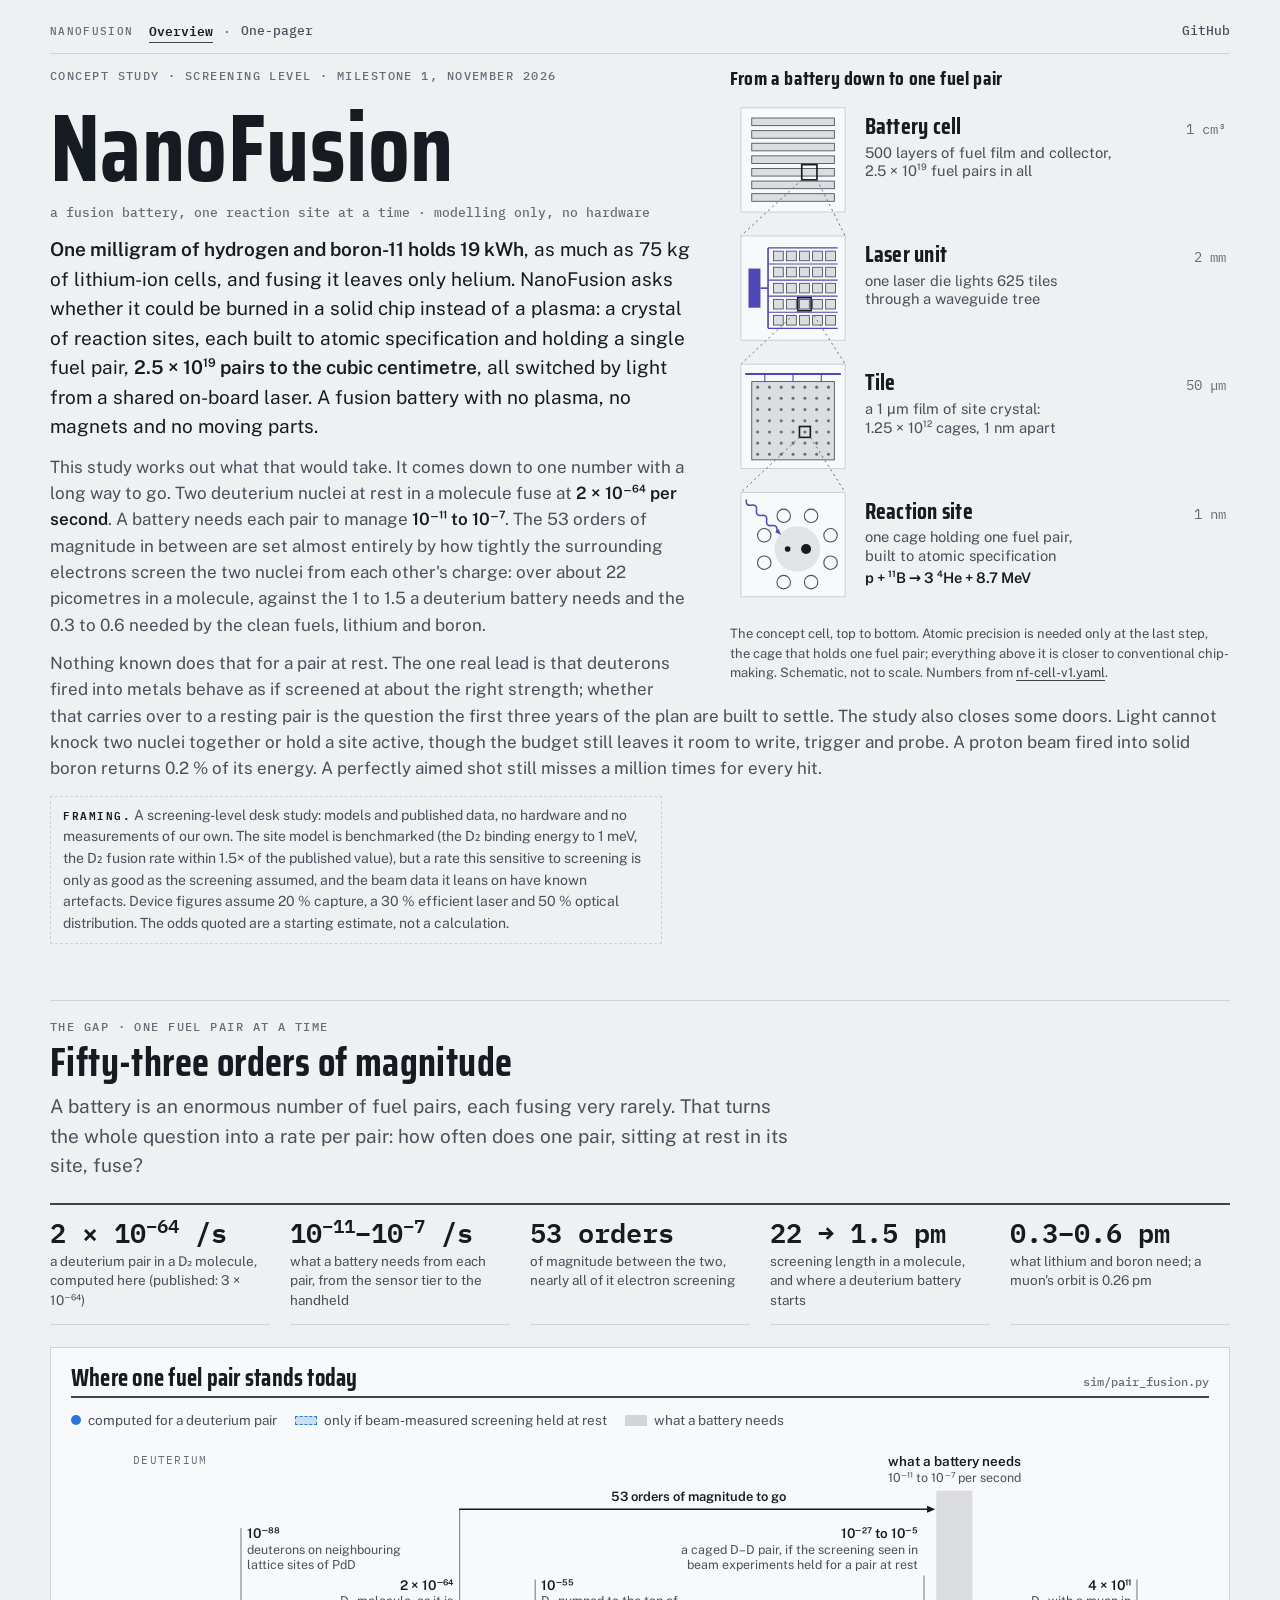
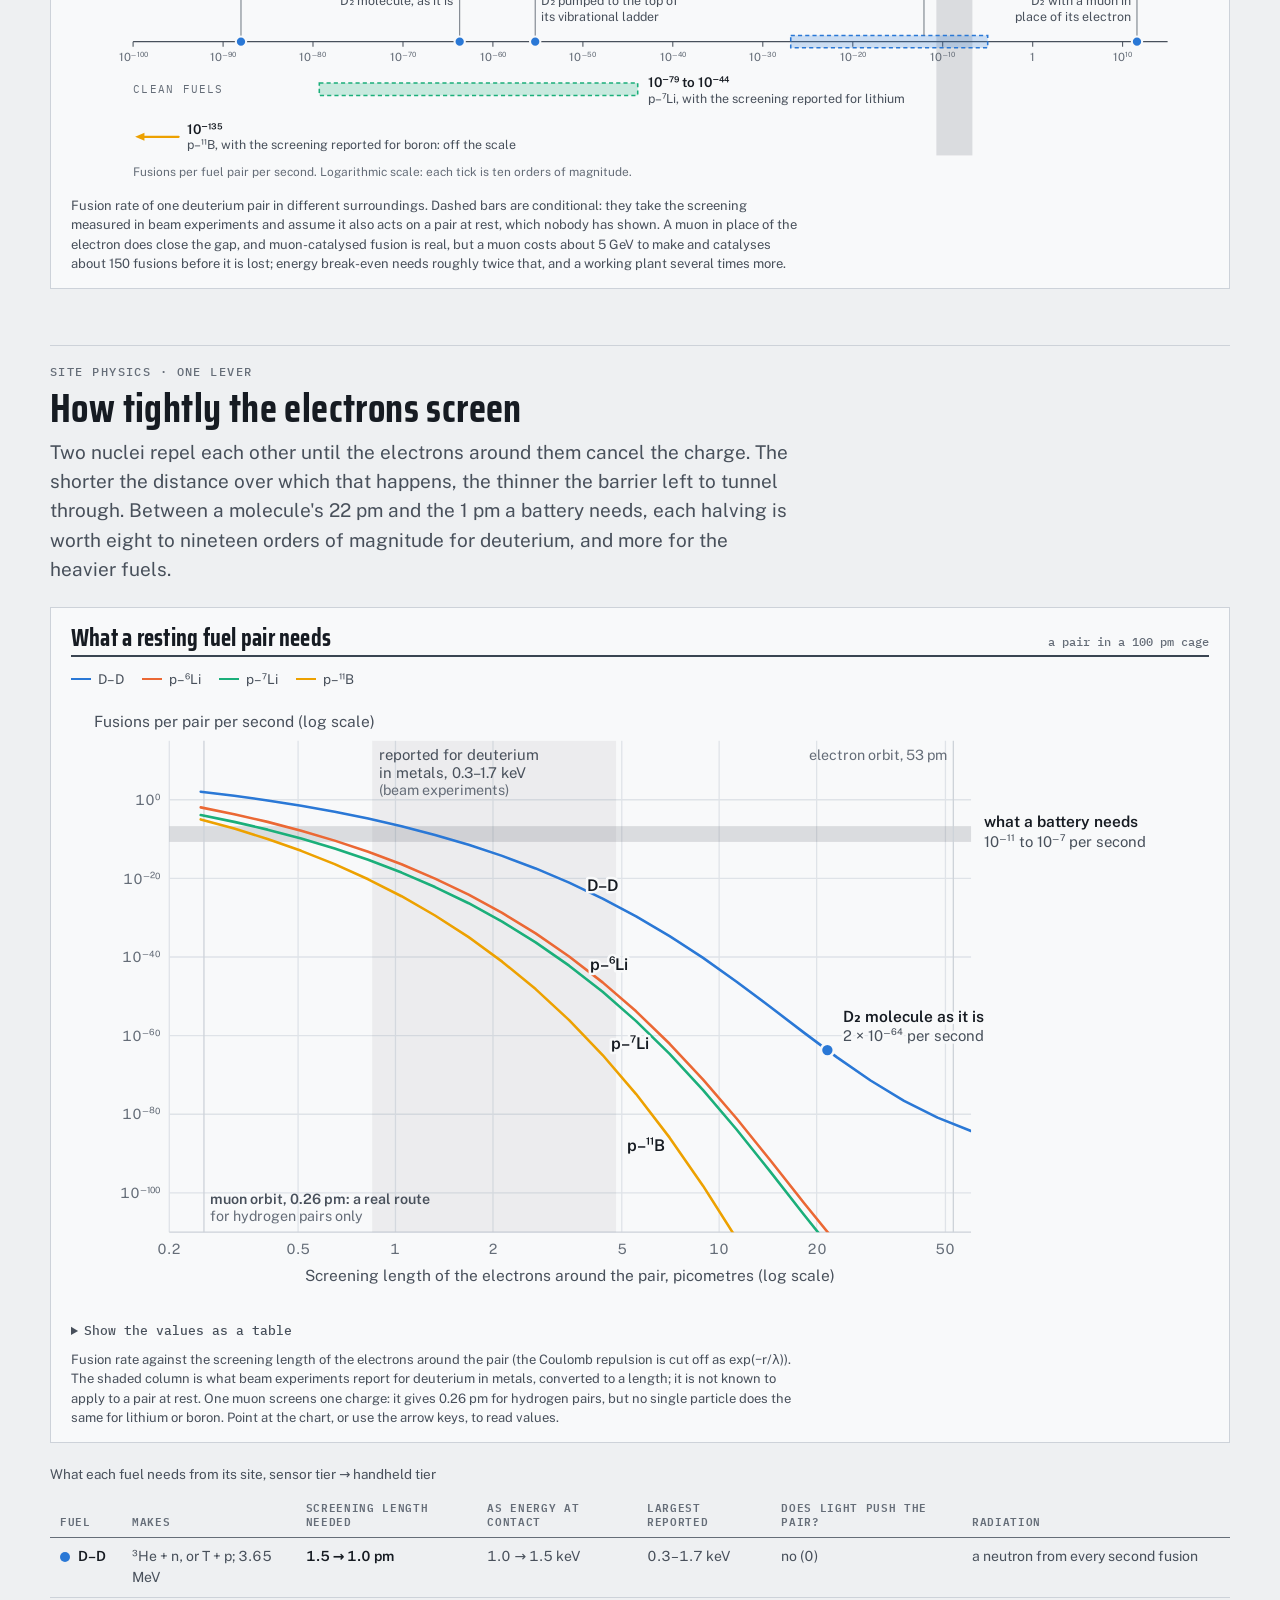
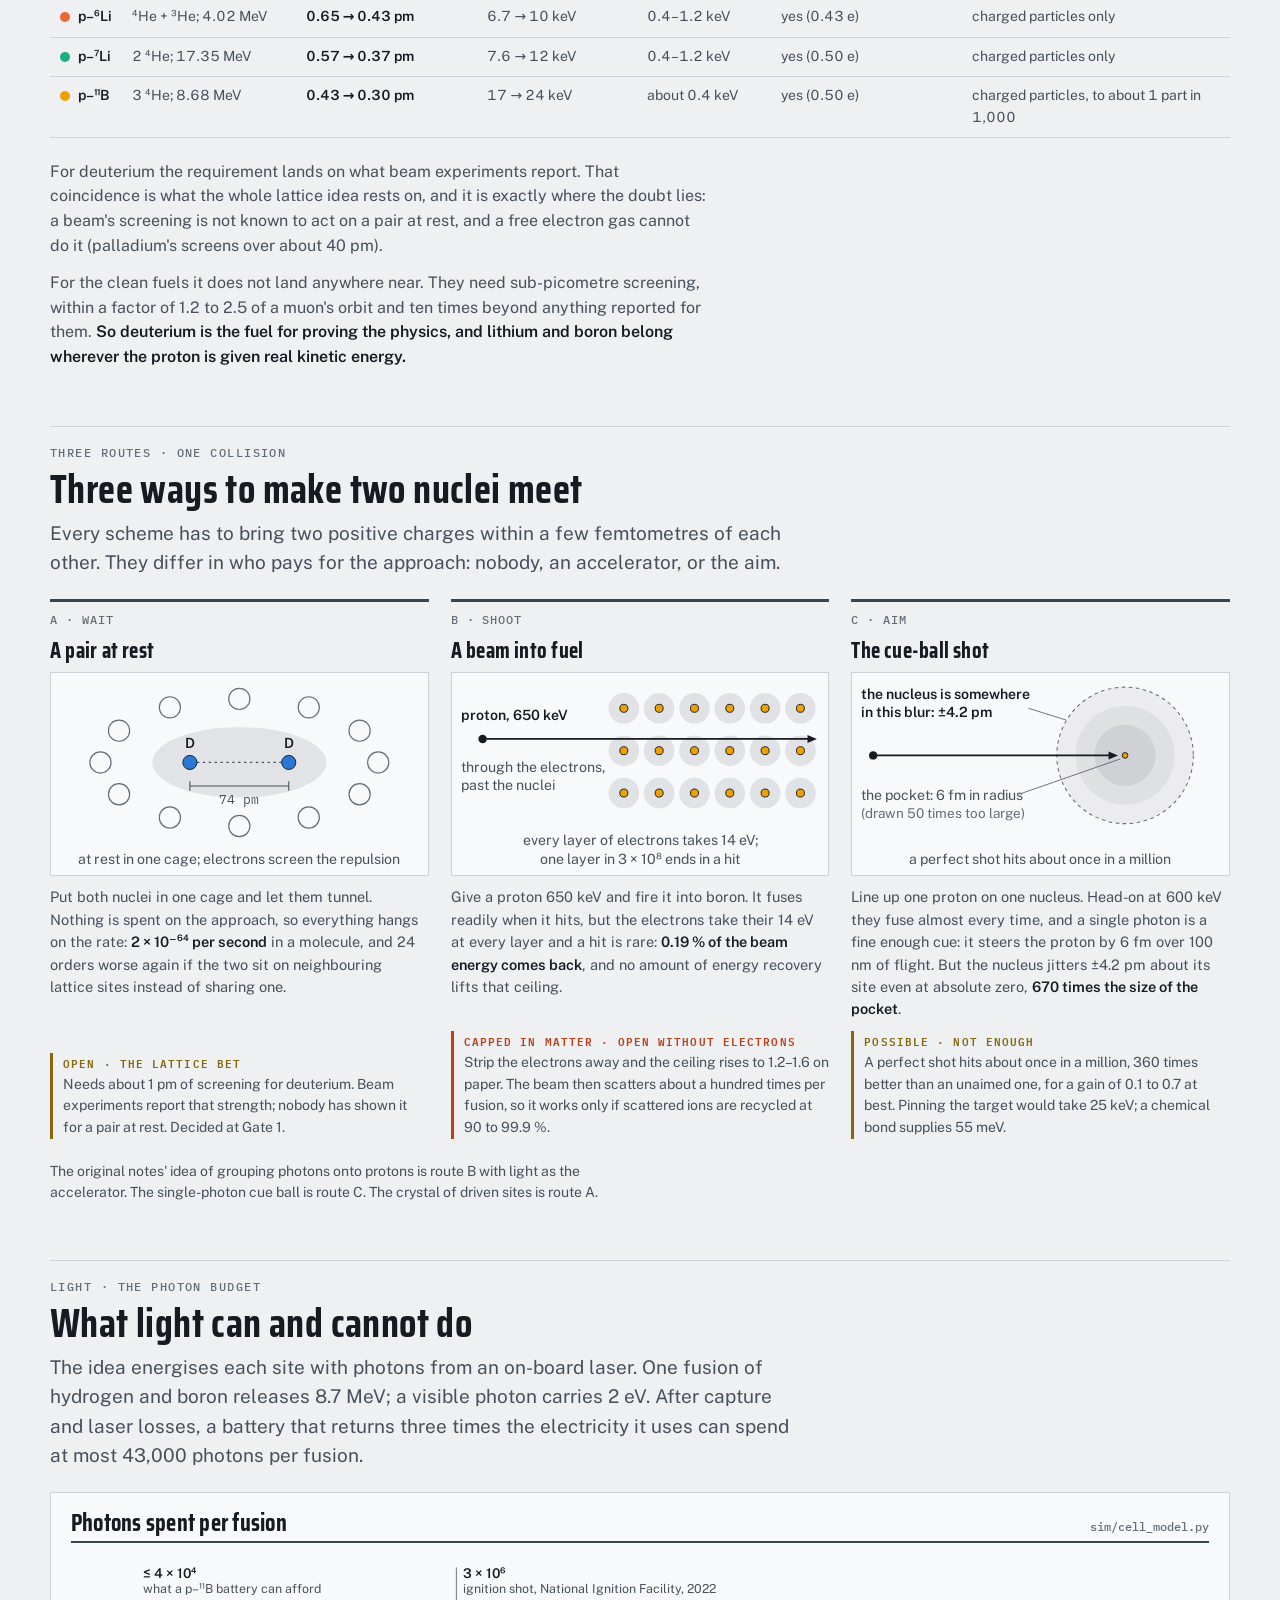
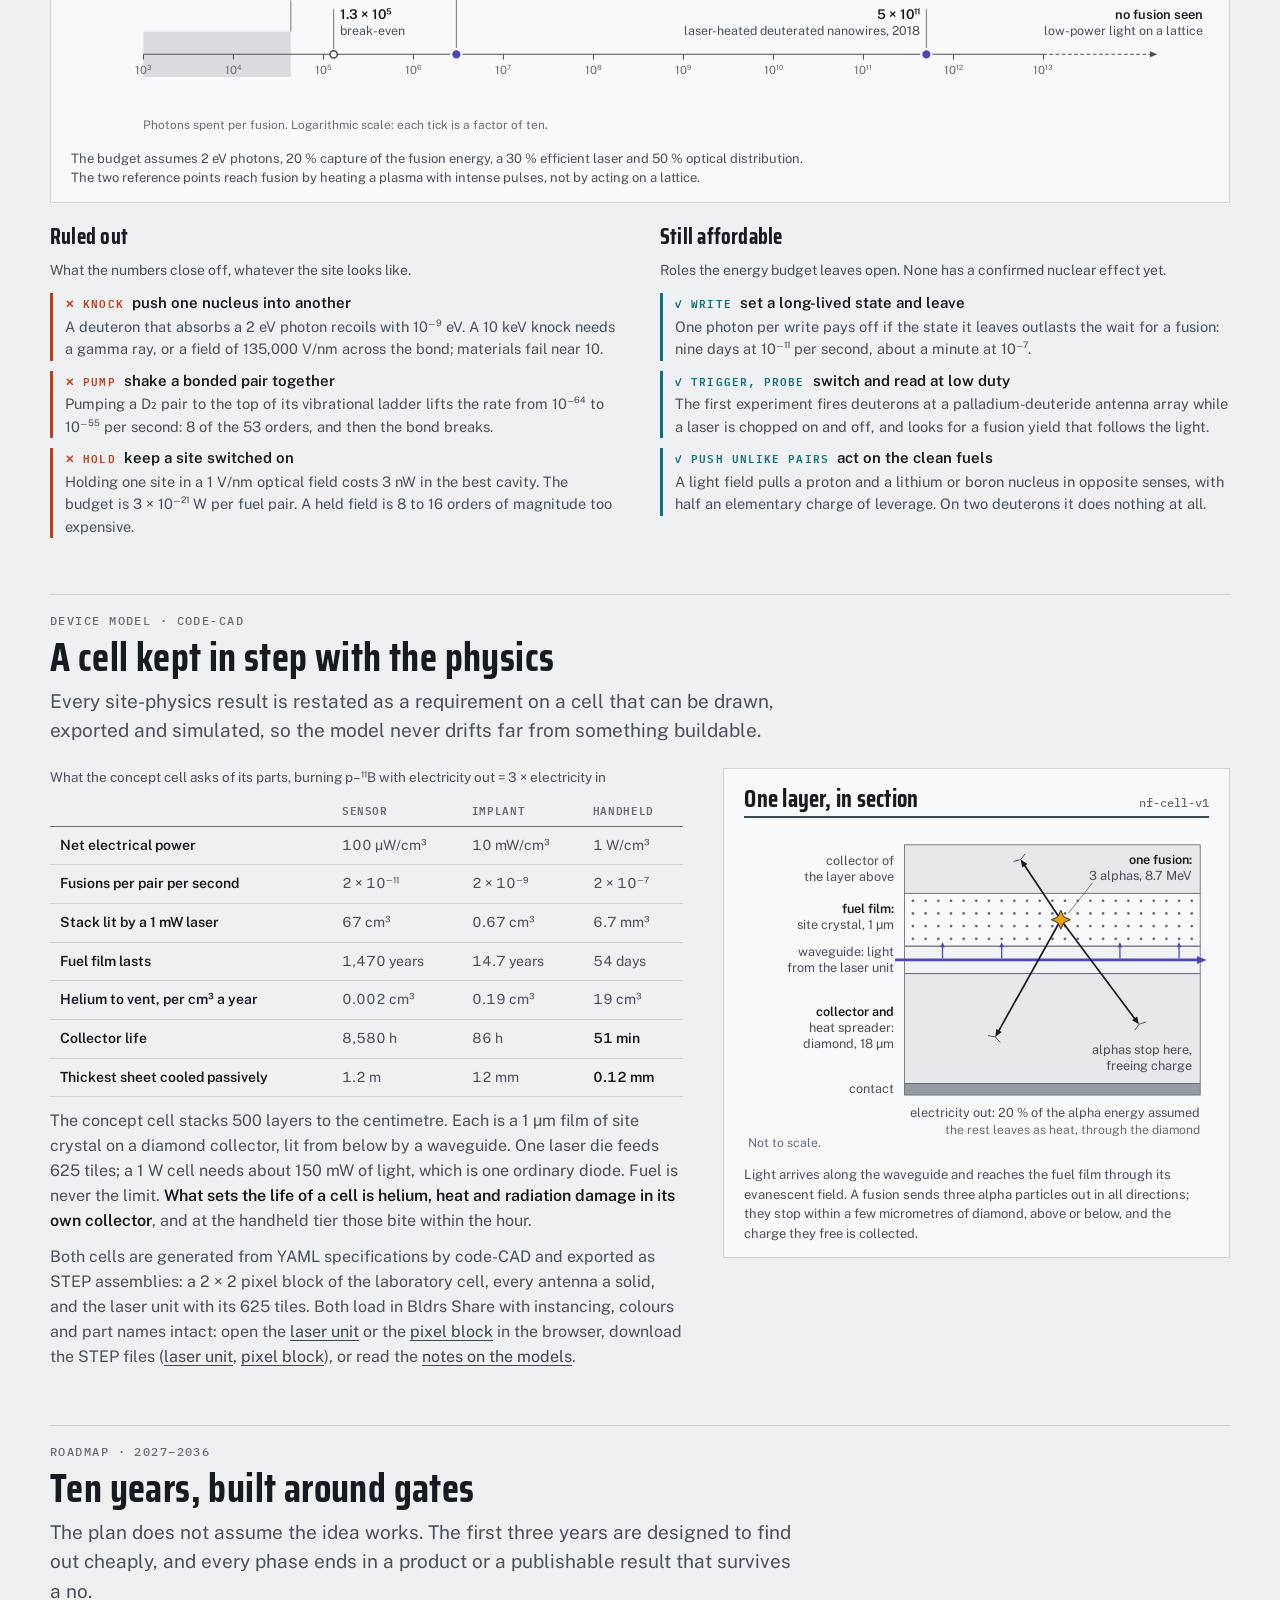
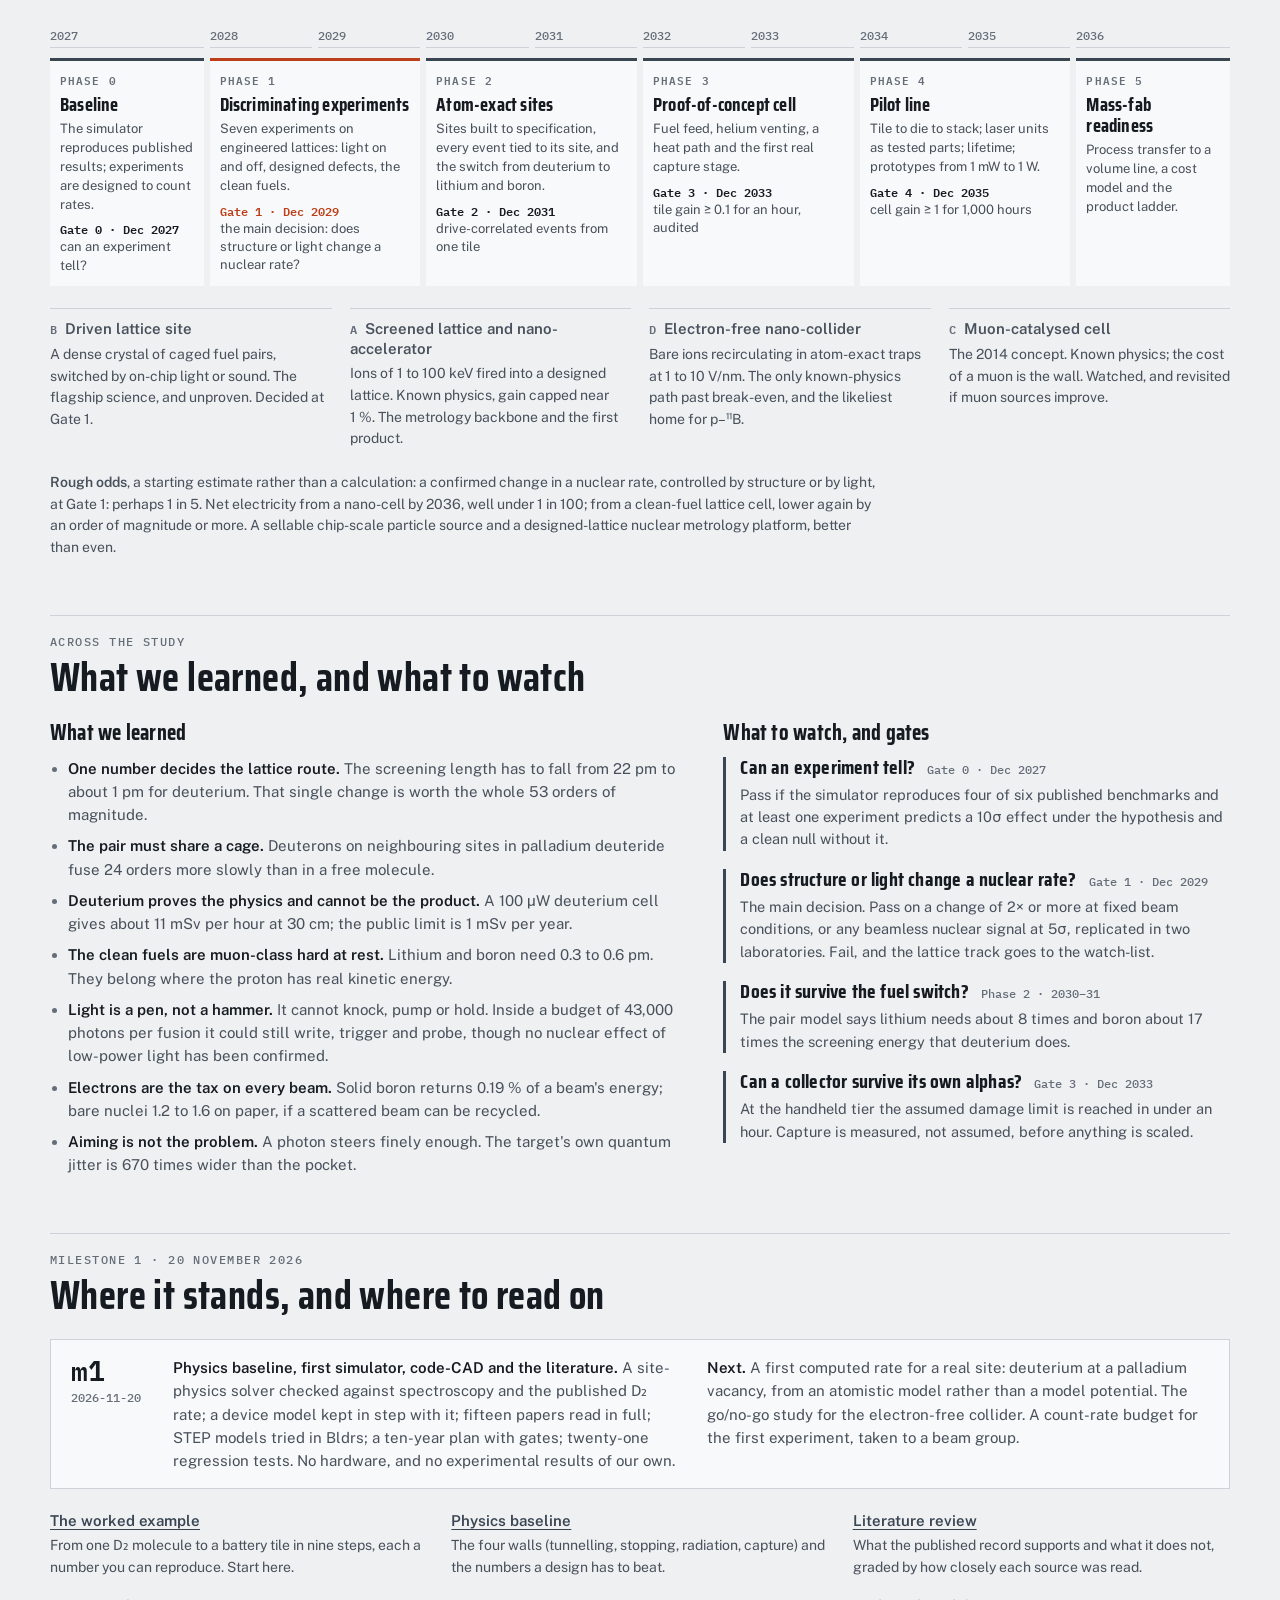
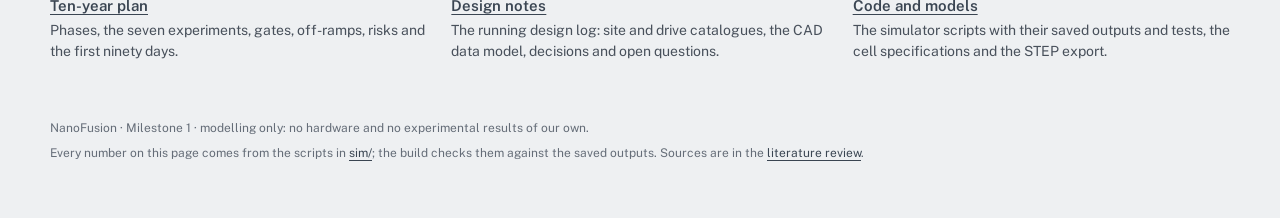
<file: index.html>
<!doctype html>
<html lang="en">
<head>
<meta charset="utf-8">
<meta name="viewport" content="width=device-width, initial-scale=1, viewport-fit=cover">
<!-- Generated by site/build.py from site/src/index.html; edit the source, not this file. -->
<title>NanoFusion</title>
<meta name="description" content="A fusion battery built one reaction site at a time: what it would take, what is ruled out, and a ten-year plan to find out. A screening-level concept study.">
<meta property="og:type" content="website">
<meta property="og:title" content="NanoFusion">
<meta property="og:description" content="A fusion battery built one reaction site at a time: what it would take, what is ruled out, and a ten-year plan to find out. A screening-level concept study.">
<meta property="og:image" content="https://pablo-mayrgundter.github.io/nano-fusion/site/og.png">
<meta name="twitter:card" content="summary_large_image">
<link rel="icon" href="site/favicon.svg" type="image/svg+xml">
<link rel="preconnect" href="https://fonts.googleapis.com">
<link rel="preconnect" href="https://fonts.gstatic.com" crossorigin>
<link rel="stylesheet" href="https://fonts.googleapis.com/css2?family=IBM+Plex+Mono:wght@400;500;600&amp;family=Public+Sans:ital,wght@0,400;0,600;1,400&amp;family=Saira+Condensed:wght@500;600;700&amp;display=swap">
<link rel="stylesheet" href="site/site.css">
</head>
<body>
<div class="wrap">

<header class="top">
  <nav class="family" aria-label="Site"><span class="lab">NanoFusion</span><a href="index.html" aria-current="page">Overview</a><span aria-hidden="true">·</span><a href="onepager.html">One-pager</a><span class="sp"></span><a href="https://github.com/pablo-mayrgundter/nano-fusion">GitHub</a></nav>
  <figure class="hero-float" aria-labelledby="hero-h">
    <h3 id="hero-h">From a battery down to one fuel pair</h3>
    <svg class="g" viewBox="0 0 460 474" role="img" aria-label="Four nested views of the concept cell. A one cubic centimetre battery cell is a stack of 500 layers. Each layer is tiled with 2 millimetre laser units, in which one laser die lights 625 tiles through a waveguide tree. Each 50 micrometre tile carries a 1 micrometre film of site crystal. Each reaction site is a 1 nanometre cage holding one fuel pair.">
<rect x="10.0" y="8.0" width="96.0" height="96.0" class="fi-surface st-rule" stroke-width="1.0"/><rect x="20.0" y="17.5" width="76.0" height="7.0" class="fi-wash st-ink2" stroke-width="0.8" fill-opacity="0.16"/><rect x="20.0" y="29.1" width="76.0" height="7.0" class="fi-wash st-ink2" stroke-width="0.8" fill-opacity="0.16"/><rect x="20.0" y="40.7" width="76.0" height="7.0" class="fi-wash st-ink2" stroke-width="0.8" fill-opacity="0.16"/><rect x="20.0" y="52.3" width="76.0" height="7.0" class="fi-wash st-ink2" stroke-width="0.8" fill-opacity="0.16"/><rect x="20.0" y="63.9" width="76.0" height="7.0" class="fi-wash st-ink2" stroke-width="0.8" fill-opacity="0.16"/><rect x="20.0" y="75.5" width="76.0" height="7.0" class="fi-wash st-ink2" stroke-width="0.8" fill-opacity="0.16"/><rect x="20.0" y="87.1" width="76.0" height="7.0" class="fi-wash st-ink2" stroke-width="0.8" fill-opacity="0.16"/>
<rect x="66.0" y="60.4" width="14.0" height="14.0" class="fi-none st-ink" stroke-width="1.5"/>
<line x1="66.0" y1="74.4" x2="10.0" y2="126.0" class="st-ink3" stroke-width="0.9" stroke-dasharray="2 3"/>
<line x1="80.0" y1="74.4" x2="106.0" y2="126.0" class="st-ink3" stroke-width="0.9" stroke-dasharray="2 3"/>
<rect x="10.0" y="126.0" width="96.0" height="96.0" class="fi-surface st-rule" stroke-width="1.0"/><rect x="17.0" y="156.0" width="11.0" height="36.0" class="fi-light st-none" stroke-width="1.0"/><line x1="28.0" y1="174.0" x2="35.0" y2="174.0" class="st-light" stroke-width="1.5"/><line x1="35.0" y1="137.0" x2="35.0" y2="211.0" class="st-light" stroke-width="1.5"/><line x1="35.0" y1="137.0" x2="99.0" y2="137.0" class="st-light" stroke-width="1.0"/><line x1="35.0" y1="151.8" x2="99.0" y2="151.8" class="st-light" stroke-width="1.0"/><line x1="35.0" y1="166.6" x2="99.0" y2="166.6" class="st-light" stroke-width="1.0"/><line x1="35.0" y1="181.4" x2="99.0" y2="181.4" class="st-light" stroke-width="1.0"/><line x1="35.0" y1="196.2" x2="99.0" y2="196.2" class="st-light" stroke-width="1.0"/><line x1="35.0" y1="211.0" x2="99.0" y2="211.0" class="st-light" stroke-width="1.0"/><rect x="40.0" y="140.0" width="9.0" height="8.8" class="fi-wash st-ink2" stroke-width="0.8" fill-opacity="0.16"/><rect x="52.0" y="140.0" width="9.0" height="8.8" class="fi-wash st-ink2" stroke-width="0.8" fill-opacity="0.16"/><rect x="64.0" y="140.0" width="9.0" height="8.8" class="fi-wash st-ink2" stroke-width="0.8" fill-opacity="0.16"/><rect x="76.0" y="140.0" width="9.0" height="8.8" class="fi-wash st-ink2" stroke-width="0.8" fill-opacity="0.16"/><rect x="88.0" y="140.0" width="9.0" height="8.8" class="fi-wash st-ink2" stroke-width="0.8" fill-opacity="0.16"/><rect x="40.0" y="154.8" width="9.0" height="8.8" class="fi-wash st-ink2" stroke-width="0.8" fill-opacity="0.16"/><rect x="52.0" y="154.8" width="9.0" height="8.8" class="fi-wash st-ink2" stroke-width="0.8" fill-opacity="0.16"/><rect x="64.0" y="154.8" width="9.0" height="8.8" class="fi-wash st-ink2" stroke-width="0.8" fill-opacity="0.16"/><rect x="76.0" y="154.8" width="9.0" height="8.8" class="fi-wash st-ink2" stroke-width="0.8" fill-opacity="0.16"/><rect x="88.0" y="154.8" width="9.0" height="8.8" class="fi-wash st-ink2" stroke-width="0.8" fill-opacity="0.16"/><rect x="40.0" y="169.6" width="9.0" height="8.8" class="fi-wash st-ink2" stroke-width="0.8" fill-opacity="0.16"/><rect x="52.0" y="169.6" width="9.0" height="8.8" class="fi-wash st-ink2" stroke-width="0.8" fill-opacity="0.16"/><rect x="64.0" y="169.6" width="9.0" height="8.8" class="fi-wash st-ink2" stroke-width="0.8" fill-opacity="0.16"/><rect x="76.0" y="169.6" width="9.0" height="8.8" class="fi-wash st-ink2" stroke-width="0.8" fill-opacity="0.16"/><rect x="88.0" y="169.6" width="9.0" height="8.8" class="fi-wash st-ink2" stroke-width="0.8" fill-opacity="0.16"/><rect x="40.0" y="184.4" width="9.0" height="8.8" class="fi-wash st-ink2" stroke-width="0.8" fill-opacity="0.16"/><rect x="52.0" y="184.4" width="9.0" height="8.8" class="fi-wash st-ink2" stroke-width="0.8" fill-opacity="0.16"/><rect x="64.0" y="184.4" width="9.0" height="8.8" class="fi-wash st-ink2" stroke-width="0.8" fill-opacity="0.16"/><rect x="76.0" y="184.4" width="9.0" height="8.8" class="fi-wash st-ink2" stroke-width="0.8" fill-opacity="0.16"/><rect x="88.0" y="184.4" width="9.0" height="8.8" class="fi-wash st-ink2" stroke-width="0.8" fill-opacity="0.16"/><rect x="40.0" y="199.2" width="9.0" height="8.8" class="fi-wash st-ink2" stroke-width="0.8" fill-opacity="0.16"/><rect x="52.0" y="199.2" width="9.0" height="8.8" class="fi-wash st-ink2" stroke-width="0.8" fill-opacity="0.16"/><rect x="64.0" y="199.2" width="9.0" height="8.8" class="fi-wash st-ink2" stroke-width="0.8" fill-opacity="0.16"/><rect x="76.0" y="199.2" width="9.0" height="8.8" class="fi-wash st-ink2" stroke-width="0.8" fill-opacity="0.16"/><rect x="88.0" y="199.2" width="9.0" height="8.8" class="fi-wash st-ink2" stroke-width="0.8" fill-opacity="0.16"/>
<rect x="62.4" y="182.8" width="12.2" height="12.0" class="fi-none st-ink" stroke-width="1.5"/>
<line x1="62.4" y1="194.8" x2="10.0" y2="244.0" class="st-ink3" stroke-width="0.9" stroke-dasharray="2 3"/>
<line x1="74.6" y1="194.8" x2="106.0" y2="244.0" class="st-ink3" stroke-width="0.9" stroke-dasharray="2 3"/>
<rect x="10.0" y="244.0" width="96.0" height="96.0" class="fi-surface st-rule" stroke-width="1.0"/><rect x="20.0" y="260.0" width="76.0" height="72.0" class="fi-wash st-ink2" stroke-width="0.8" fill-opacity="0.16"/><line x1="14.0" y1="253.0" x2="102.0" y2="253.0" class="st-light" stroke-width="2.0"/><line x1="32.0" y1="253.0" x2="32.0" y2="260.0" class="st-light" stroke-width="1.0"/><line x1="58.0" y1="253.0" x2="58.0" y2="260.0" class="st-light" stroke-width="1.0"/><line x1="84.0" y1="253.0" x2="84.0" y2="260.0" class="st-light" stroke-width="1.0"/><circle cx="25.4" cy="265.1" r="1.4" class="fi-ink3 st-none" stroke-width="1.0"/><circle cx="36.3" cy="265.1" r="1.4" class="fi-ink3 st-none" stroke-width="1.0"/><circle cx="47.1" cy="265.1" r="1.4" class="fi-ink3 st-none" stroke-width="1.0"/><circle cx="58.0" cy="265.1" r="1.4" class="fi-ink3 st-none" stroke-width="1.0"/><circle cx="68.9" cy="265.1" r="1.4" class="fi-ink3 st-none" stroke-width="1.0"/><circle cx="79.7" cy="265.1" r="1.4" class="fi-ink3 st-none" stroke-width="1.0"/><circle cx="90.6" cy="265.1" r="1.4" class="fi-ink3 st-none" stroke-width="1.0"/><circle cx="25.4" cy="275.4" r="1.4" class="fi-ink3 st-none" stroke-width="1.0"/><circle cx="36.3" cy="275.4" r="1.4" class="fi-ink3 st-none" stroke-width="1.0"/><circle cx="47.1" cy="275.4" r="1.4" class="fi-ink3 st-none" stroke-width="1.0"/><circle cx="58.0" cy="275.4" r="1.4" class="fi-ink3 st-none" stroke-width="1.0"/><circle cx="68.9" cy="275.4" r="1.4" class="fi-ink3 st-none" stroke-width="1.0"/><circle cx="79.7" cy="275.4" r="1.4" class="fi-ink3 st-none" stroke-width="1.0"/><circle cx="90.6" cy="275.4" r="1.4" class="fi-ink3 st-none" stroke-width="1.0"/><circle cx="25.4" cy="285.7" r="1.4" class="fi-ink3 st-none" stroke-width="1.0"/><circle cx="36.3" cy="285.7" r="1.4" class="fi-ink3 st-none" stroke-width="1.0"/><circle cx="47.1" cy="285.7" r="1.4" class="fi-ink3 st-none" stroke-width="1.0"/><circle cx="58.0" cy="285.7" r="1.4" class="fi-ink3 st-none" stroke-width="1.0"/><circle cx="68.9" cy="285.7" r="1.4" class="fi-ink3 st-none" stroke-width="1.0"/><circle cx="79.7" cy="285.7" r="1.4" class="fi-ink3 st-none" stroke-width="1.0"/><circle cx="90.6" cy="285.7" r="1.4" class="fi-ink3 st-none" stroke-width="1.0"/><circle cx="25.4" cy="296.0" r="1.4" class="fi-ink3 st-none" stroke-width="1.0"/><circle cx="36.3" cy="296.0" r="1.4" class="fi-ink3 st-none" stroke-width="1.0"/><circle cx="47.1" cy="296.0" r="1.4" class="fi-ink3 st-none" stroke-width="1.0"/><circle cx="58.0" cy="296.0" r="1.4" class="fi-ink3 st-none" stroke-width="1.0"/><circle cx="68.9" cy="296.0" r="1.4" class="fi-ink3 st-none" stroke-width="1.0"/><circle cx="79.7" cy="296.0" r="1.4" class="fi-ink3 st-none" stroke-width="1.0"/><circle cx="90.6" cy="296.0" r="1.4" class="fi-ink3 st-none" stroke-width="1.0"/><circle cx="25.4" cy="306.3" r="1.4" class="fi-ink3 st-none" stroke-width="1.0"/><circle cx="36.3" cy="306.3" r="1.4" class="fi-ink3 st-none" stroke-width="1.0"/><circle cx="47.1" cy="306.3" r="1.4" class="fi-ink3 st-none" stroke-width="1.0"/><circle cx="58.0" cy="306.3" r="1.4" class="fi-ink3 st-none" stroke-width="1.0"/><circle cx="68.9" cy="306.3" r="1.4" class="fi-ink3 st-none" stroke-width="1.0"/><circle cx="79.7" cy="306.3" r="1.4" class="fi-ink3 st-none" stroke-width="1.0"/><circle cx="90.6" cy="306.3" r="1.4" class="fi-ink3 st-none" stroke-width="1.0"/><circle cx="25.4" cy="316.6" r="1.4" class="fi-ink3 st-none" stroke-width="1.0"/><circle cx="36.3" cy="316.6" r="1.4" class="fi-ink3 st-none" stroke-width="1.0"/><circle cx="47.1" cy="316.6" r="1.4" class="fi-ink3 st-none" stroke-width="1.0"/><circle cx="58.0" cy="316.6" r="1.4" class="fi-ink3 st-none" stroke-width="1.0"/><circle cx="68.9" cy="316.6" r="1.4" class="fi-ink3 st-none" stroke-width="1.0"/><circle cx="79.7" cy="316.6" r="1.4" class="fi-ink3 st-none" stroke-width="1.0"/><circle cx="90.6" cy="316.6" r="1.4" class="fi-ink3 st-none" stroke-width="1.0"/><circle cx="25.4" cy="326.9" r="1.4" class="fi-ink3 st-none" stroke-width="1.0"/><circle cx="36.3" cy="326.9" r="1.4" class="fi-ink3 st-none" stroke-width="1.0"/><circle cx="47.1" cy="326.9" r="1.4" class="fi-ink3 st-none" stroke-width="1.0"/><circle cx="58.0" cy="326.9" r="1.4" class="fi-ink3 st-none" stroke-width="1.0"/><circle cx="68.9" cy="326.9" r="1.4" class="fi-ink3 st-none" stroke-width="1.0"/><circle cx="79.7" cy="326.9" r="1.4" class="fi-ink3 st-none" stroke-width="1.0"/><circle cx="90.6" cy="326.9" r="1.4" class="fi-ink3 st-none" stroke-width="1.0"/>
<rect x="63.9" y="301.3" width="10.0" height="10.0" class="fi-none st-ink" stroke-width="1.5"/>
<line x1="63.9" y1="311.3" x2="10.0" y2="362.0" class="st-ink3" stroke-width="0.9" stroke-dasharray="2 3"/>
<line x1="73.9" y1="311.3" x2="106.0" y2="362.0" class="st-ink3" stroke-width="0.9" stroke-dasharray="2 3"/>
<rect x="10.0" y="362.0" width="96.0" height="96.0" class="fi-surface st-rule" stroke-width="1.0"/><circle cx="62.0" cy="414.0" r="21" class="fi-wash st-none" stroke-width="1.0" fill-opacity="0.13"/><circle cx="92.5" cy="426.6" r="6.2" class="fi-surface st-ink2" stroke-width="1.0"/><circle cx="74.6" cy="444.5" r="6.2" class="fi-surface st-ink2" stroke-width="1.0"/><circle cx="49.4" cy="444.5" r="6.2" class="fi-surface st-ink2" stroke-width="1.0"/><circle cx="31.5" cy="426.6" r="6.2" class="fi-surface st-ink2" stroke-width="1.0"/><circle cx="31.5" cy="401.4" r="6.2" class="fi-surface st-ink2" stroke-width="1.0"/><circle cx="49.4" cy="383.5" r="6.2" class="fi-surface st-ink2" stroke-width="1.0"/><circle cx="74.6" cy="383.5" r="6.2" class="fi-surface st-ink2" stroke-width="1.0"/><circle cx="92.5" cy="401.4" r="6.2" class="fi-surface st-ink2" stroke-width="1.0"/><circle cx="53.0" cy="414.0" r="2.6" class="fi-ink st-none" stroke-width="1.0"/><circle cx="70.0" cy="414.0" r="4.6" class="fi-ink st-none" stroke-width="1.0"/><path d="M15.0,369.0 Q14.2,374.5 19.7,373.7 Q25.1,372.9 24.4,378.4 Q23.6,383.8 29.1,383.1 Q34.5,382.3 33.7,387.7 Q33.0,393.2 38.4,392.4 Q43.9,391.7 43.1,397.1" class="fi-none st-light" stroke-width="1.4" stroke-linecap="round"/><polygon points="47.0,401.0 41.5,398.7 44.7,395.5" class="fi-light"/>
<text x="124.0" y="32.0" class="g-t disp" font-size="21" font-weight="700">Battery cell</text>
<text x="456.0" y="32.0" class="g-t3 mono" font-size="12.5" text-anchor="end">1 cm³</text>
<text x="124.0" y="54.0" class="g-t2" font-size="13.5">500 layers of fuel film and collector,</text>
<text x="124.0" y="71.0" class="g-t2" font-size="13.5">2.5 × 10¹⁹ fuel pairs in all</text>
<text x="124.0" y="150.0" class="g-t disp" font-size="21" font-weight="700">Laser unit</text>
<text x="456.0" y="150.0" class="g-t3 mono" font-size="12.5" text-anchor="end">2 mm</text>
<text x="124.0" y="172.0" class="g-t2" font-size="13.5">one laser die lights 625 tiles</text>
<text x="124.0" y="189.0" class="g-t2" font-size="13.5">through a waveguide tree</text>
<text x="124.0" y="268.0" class="g-t disp" font-size="21" font-weight="700">Tile</text>
<text x="456.0" y="268.0" class="g-t3 mono" font-size="12.5" text-anchor="end">50 µm</text>
<text x="124.0" y="290.0" class="g-t2" font-size="13.5">a 1 µm film of site crystal:</text>
<text x="124.0" y="307.0" class="g-t2" font-size="13.5">1.25 × 10¹² cages, 1 nm apart</text>
<text x="124.0" y="386.0" class="g-t disp" font-size="21" font-weight="700">Reaction site</text>
<text x="456.0" y="386.0" class="g-t3 mono" font-size="12.5" text-anchor="end">1 nm</text>
<text x="124.0" y="408.0" class="g-t2" font-size="13.5">one cage holding one fuel pair,</text>
<text x="124.0" y="425.0" class="g-t2" font-size="13.5">built to atomic specification</text>
<text x="124.0" y="445.0" class="g-t" font-size="13.5" font-weight="600">p + ¹¹B → 3 ⁴He + 8.7 MeV</text>
</svg>
    <figcaption>The concept cell, top to bottom. Atomic precision is needed only at the last step, the cage that holds one fuel pair; everything above it is closer to conventional chip-making. Schematic, not to scale. Numbers from <a href="https://github.com/pablo-mayrgundter/nano-fusion/blob/HEAD/design/nf-cell-v1.yaml">nf-cell-v1.yaml</a>.</figcaption>
  </figure>
  <div class="eyebrow" id="overview">Concept study · screening level · Milestone 1, November 2026</div>
  <div class="title-row">
    <h1>NanoFusion</h1>
    <span class="reg">a fusion battery, one reaction site at a time · modelling only, no hardware</span>
  </div>
  <div class="intro">
    <p><b>One milligram of hydrogen and boron-11 holds 19&nbsp;kWh</b>, as much as 75&nbsp;kg of lithium-ion cells, and fusing it leaves only helium. NanoFusion asks whether it could be burned in a solid chip instead of a plasma: a crystal of reaction sites, each built to atomic specification and holding a single fuel pair, <b>2.5&nbsp;×&nbsp;10¹⁹ pairs to the cubic centimetre</b>, all switched by light from a shared on-board laser. A fusion battery with no plasma, no magnets and no moving parts.</p>
    <p>This study works out what that would take. It comes down to one number with a long way to go. Two deuterium nuclei at rest in a molecule fuse at <b>2&nbsp;×&nbsp;10⁻⁶⁴ per second</b>. A battery needs each pair to manage <b>10⁻¹¹ to 10⁻⁷</b>. The 53 orders of magnitude in between are set almost entirely by how tightly the surrounding electrons screen the two nuclei from each other's charge: over about 22 picometres in a molecule, against the 1 to 1.5 a deuterium battery needs and the 0.3 to 0.6 needed by the clean fuels, lithium and boron.</p>
    <p>Nothing known does that for a pair at rest. The one real lead is that deuterons fired into metals behave as if screened at about the right strength; whether that carries over to a resting pair is the question the first three years of the plan are built to settle. The study also closes some doors. Light cannot knock two nuclei together or hold a site active, though the budget still leaves it room to write, trigger and probe. A proton beam fired into solid boron returns 0.2&nbsp;% of its energy. A perfectly aimed shot still misses a million times for every hit.</p>
  </div>
  <p class="frame"><span class="stamp">FRAMING.</span> A screening-level desk study: models and published data, no hardware and no measurements of our own. The site model is benchmarked (the D₂ binding energy to 1&nbsp;meV, the D₂ fusion rate within 1.5× of the published value), but a rate this sensitive to screening is only as good as the screening assumed, and the beam data it leans on have known artefacts. Device figures assume 20&nbsp;% capture, a 30&nbsp;% efficient laser and 50&nbsp;% optical distribution. The odds quoted are a starting estimate, not a calculation.</p>
</header>

<section aria-labelledby="gap-h" id="gap">
  <div class="sec-head">
    <div class="eyebrow">The gap · one fuel pair at a time</div>
    <h2 id="gap-h">Fifty-three orders of magnitude</h2>
    <p class="lede">A battery is an enormous number of fuel pairs, each fusing very rarely. That turns the whole question into a rate per pair: how often does one pair, sitting at rest in its site, fuse?</p>
  </div>
  <div class="stats">
    <div class="stat"><b>2 × 10<sup>−64</sup> /s</b><span>a deuterium pair in a D₂ molecule, computed here (published: 3 × 10⁻⁶⁴)</span></div>
    <div class="stat"><b>10<sup>−11</sup>–10<sup>−7</sup> /s</b><span>what a battery needs from each pair, from the sensor tier to the handheld</span></div>
    <div class="stat"><b>53 orders</b><span>of magnitude between the two, nearly all of it electron screening</span></div>
    <div class="stat"><b>22 → 1.5 pm</b><span>screening length in a molecule, and where a deuterium battery starts</span></div>
    <div class="stat"><b>0.3–0.6 pm</b><span>what lithium and boron need; a muon's orbit is 0.26 pm</span></div>
  </div>
  <figure class="panel">
    <div class="panel-head"><h3>Where one fuel pair stands today</h3><span class="tag">sim/pair_fusion.py</span></div>
    <div class="legend" aria-hidden="true">
      <span style="--c:var(--s1)"><i class="dot"></i>computed for a deuterium pair</span>
      <span style="--c:var(--s1)"><i class="dash"></i>only if beam-measured screening held at rest</span>
      <span><i class="band"></i>what a battery needs</span>
    </div>
    <div class="fig-wide"><svg class="g" viewBox="0 0 1100 330" role="img" aria-label="Fusion rate of one deuterium pair in different surroundings, on a logarithmic scale. Deuterons on neighbouring lattice sites of palladium deuteride: ten to the minus 88 per second. A deuterium molecule: two times ten to the minus 64. The same molecule pumped to the top of its vibrational ladder: ten to the minus 55. A battery needs ten to the minus 11 to ten to the minus 7, which is 53 orders of magnitude above the molecule. A caged pair would reach ten to the minus 27 to ten to the minus 5 if the screening measured in beam experiments held for a pair at rest. With a muon in place of the electron the rate is four times ten to the 11.">
<rect x="836.5" y="46.0" width="34.8" height="256.0" class="fi-wash st-none" stroke-width="1.0" fill-opacity="0.17"/>
<text x="853.9" y="22.0" class="g-t" font-size="13" text-anchor="middle" font-weight="600">what a battery needs</text>
<text x="853.9" y="38.0" class="g-t2" font-size="12" text-anchor="middle">10⁻¹¹ to 10⁻⁷ per second</text>
<line x1="60.0" y1="192.0" x2="1060.0" y2="192.0" class="st-ink2" stroke-width="1.0"/>
<line x1="60.0" y1="192.0" x2="60.0" y2="197.0" class="st-ink2" stroke-width="1.0"/>
<text x="60.0" y="211.0" class="g-t3" font-size="11" text-anchor="middle">10⁻¹⁰⁰</text>
<line x1="147.0" y1="192.0" x2="147.0" y2="197.0" class="st-ink2" stroke-width="1.0"/>
<text x="147.0" y="211.0" class="g-t3" font-size="11" text-anchor="middle">10⁻⁹⁰</text>
<line x1="233.9" y1="192.0" x2="233.9" y2="197.0" class="st-ink2" stroke-width="1.0"/>
<text x="233.9" y="211.0" class="g-t3" font-size="11" text-anchor="middle">10⁻⁸⁰</text>
<line x1="320.9" y1="192.0" x2="320.9" y2="197.0" class="st-ink2" stroke-width="1.0"/>
<text x="320.9" y="211.0" class="g-t3" font-size="11" text-anchor="middle">10⁻⁷⁰</text>
<line x1="407.8" y1="192.0" x2="407.8" y2="197.0" class="st-ink2" stroke-width="1.0"/>
<text x="407.8" y="211.0" class="g-t3" font-size="11" text-anchor="middle">10⁻⁶⁰</text>
<line x1="494.8" y1="192.0" x2="494.8" y2="197.0" class="st-ink2" stroke-width="1.0"/>
<text x="494.8" y="211.0" class="g-t3" font-size="11" text-anchor="middle">10⁻⁵⁰</text>
<line x1="581.7" y1="192.0" x2="581.7" y2="197.0" class="st-ink2" stroke-width="1.0"/>
<text x="581.7" y="211.0" class="g-t3" font-size="11" text-anchor="middle">10⁻⁴⁰</text>
<line x1="668.7" y1="192.0" x2="668.7" y2="197.0" class="st-ink2" stroke-width="1.0"/>
<text x="668.7" y="211.0" class="g-t3" font-size="11" text-anchor="middle">10⁻³⁰</text>
<line x1="755.7" y1="192.0" x2="755.7" y2="197.0" class="st-ink2" stroke-width="1.0"/>
<text x="755.7" y="211.0" class="g-t3" font-size="11" text-anchor="middle">10⁻²⁰</text>
<line x1="842.6" y1="192.0" x2="842.6" y2="197.0" class="st-ink2" stroke-width="1.0"/>
<text x="842.6" y="211.0" class="g-t3" font-size="11" text-anchor="middle">10⁻¹⁰</text>
<line x1="929.6" y1="192.0" x2="929.6" y2="197.0" class="st-ink2" stroke-width="1.0"/>
<text x="929.6" y="211.0" class="g-t3" font-size="11" text-anchor="middle">1</text>
<line x1="1016.5" y1="192.0" x2="1016.5" y2="197.0" class="st-ink2" stroke-width="1.0"/>
<text x="1016.5" y="211.0" class="g-t3" font-size="11" text-anchor="middle">10¹⁰</text>
<text x="60.0" y="20.0" class="g-t3 mono" font-size="10.5" letter-spacing="1.2">DEUTERIUM</text>
<text x="60.0" y="242.0" class="g-t3 mono" font-size="10.5" letter-spacing="1.2">CLEAN FUELS</text>
<text x="60.0" y="322.0" class="g-t3" font-size="11.5">Fusions per fuel pair per second. Logarithmic scale: each tick is ten orders of magnitude.</text>
<line x1="164.3" y1="187.0" x2="164.3" y2="82.0" class="st-ink3" stroke-width="0.9"/>
<text x="170.3" y="92.0" class="g-t" font-size="13" font-weight="600">10⁻⁸⁸</text><text x="170.3" y="107.0" class="g-t2" font-size="12">deuterons on neighbouring</text><text x="170.3" y="122.0" class="g-t2" font-size="12">lattice sites of PdD</text>
<line x1="375.7" y1="187.0" x2="375.7" y2="64.0" class="st-ink3" stroke-width="0.9"/>
<text x="369.7" y="142.0" class="g-t" font-size="13" text-anchor="end" font-weight="600">2 × 10⁻⁶⁴</text><text x="369.7" y="157.0" class="g-t2" font-size="12" text-anchor="end">D₂ molecule, as it is</text>
<line x1="375.7" y1="64.0" x2="829.1" y2="64.0" class="st-ink" stroke-width="1.3" stroke-linecap="round"/><polygon points="835.5,64.0 827.5,67.4 827.5,60.6" class="fi-ink"/>
<text x="606.1" y="56.0" class="g-t" font-size="12.5" text-anchor="middle" font-weight="600">53 orders of magnitude to go</text>
<line x1="448.7" y1="187.0" x2="448.7" y2="132.0" class="st-ink3" stroke-width="0.9"/>
<text x="454.7" y="142.0" class="g-t" font-size="13" font-weight="600">10⁻⁵⁵</text><text x="454.7" y="157.0" class="g-t2" font-size="12">D₂ pumped to the top of</text><text x="454.7" y="172.0" class="g-t2" font-size="12">its vibrational ladder</text>
<rect x="695.7" y="186.0" width="190.4" height="12.0" class="fi-s1 st-s1" stroke-width="1.5" fill-opacity="0.22" stroke-dasharray="4 3"/>
<line x1="824.5" y1="186.0" x2="824.5" y2="128.0" class="st-ink3" stroke-width="0.9"/>
<text x="818.5" y="92.0" class="g-t" font-size="13" text-anchor="end" font-weight="600">10⁻²⁷ to 10⁻⁵</text><text x="818.5" y="107.0" class="g-t2" font-size="12" text-anchor="end">a caged D–D pair, if the screening seen in</text><text x="818.5" y="122.0" class="g-t2" font-size="12" text-anchor="end">beam experiments held for a pair at rest</text>
<line x1="1030.4" y1="187.0" x2="1030.4" y2="132.0" class="st-ink3" stroke-width="0.9"/>
<text x="1024.4" y="142.0" class="g-t" font-size="13" text-anchor="end" font-weight="600">4 × 10¹¹</text><text x="1024.4" y="157.0" class="g-t2" font-size="12" text-anchor="end">D₂ with a muon in</text><text x="1024.4" y="172.0" class="g-t2" font-size="12" text-anchor="end">place of its electron</text>
<circle cx="164.3" cy="192.0" r="5" class="fi-s1 st-surface" stroke-width="2"/>
<circle cx="375.7" cy="192.0" r="5" class="fi-s1 st-surface" stroke-width="2"/>
<circle cx="448.7" cy="192.0" r="5" class="fi-s1 st-surface" stroke-width="2"/>
<circle cx="1030.4" cy="192.0" r="5" class="fi-s1 st-surface" stroke-width="2"/>
<rect x="240.0" y="232.0" width="307.8" height="12.0" class="fi-s3 st-s3" stroke-width="1.5" fill-opacity="0.22" stroke-dasharray="4 3"/>
<text x="557.8" y="236.0" class="g-t" font-size="13" font-weight="600">10⁻⁷⁹ to 10⁻⁴⁴</text><text x="557.8" y="251.0" class="g-t2" font-size="12">p–⁷Li, with the screening reported for lithium</text>
<line x1="104.0" y1="284.0" x2="69.2" y2="284.0" class="st-s4" stroke-width="2.2" stroke-linecap="round"/><polygon points="62.0,284.0 71.0,280.2 71.0,287.8" class="fi-s4"/>
<text x="112.0" y="281.0" class="g-t" font-size="13" font-weight="600">10⁻¹³⁵</text><text x="112.0" y="296.0" class="g-t2" font-size="12">p–¹¹B, with the screening reported for boron: off the scale</text>
</svg></div>
    <div class="fig-compact"><svg class="g" viewBox="0 0 400 634" role="img" aria-label="Fusion rate of one deuterium pair in different surroundings, on a logarithmic scale. Deuterons on neighbouring lattice sites of palladium deuteride: ten to the minus 88 per second. A deuterium molecule: two times ten to the minus 64. The same molecule pumped to the top of its vibrational ladder: ten to the minus 55. A battery needs ten to the minus 11 to ten to the minus 7, which is 53 orders of magnitude above the molecule. A caged pair would reach ten to the minus 27 to ten to the minus 5 if the screening measured in beam experiments held for a pair at rest. With a muon in place of the electron the rate is four times ten to the 11.">
<rect x="92.0" y="137.8" width="300.0" height="19.1" class="fi-wash st-none" stroke-width="1.0" fill-opacity="0.17"/>
<text x="108.0" y="130.8" class="g-t" font-size="12.5" font-weight="600">what a battery needs:</text>
<text x="242.0" y="130.8" class="g-t2" font-size="12">10⁻¹¹ to 10⁻⁷ per second</text>
<line x1="92.0" y1="34.0" x2="92.0" y2="584.0" class="st-ink2" stroke-width="1.0"/>
<line x1="87.0" y1="584.0" x2="92.0" y2="584.0" class="st-ink2" stroke-width="1.0"/>
<text x="82.0" y="588.0" class="g-t3" font-size="11" text-anchor="end">10⁻¹⁰⁰</text>
<line x1="87.0" y1="488.3" x2="92.0" y2="488.3" class="st-ink2" stroke-width="1.0"/>
<text x="82.0" y="492.3" class="g-t3" font-size="11" text-anchor="end">10⁻⁸⁰</text>
<line x1="87.0" y1="392.7" x2="92.0" y2="392.7" class="st-ink2" stroke-width="1.0"/>
<text x="82.0" y="396.7" class="g-t3" font-size="11" text-anchor="end">10⁻⁶⁰</text>
<line x1="87.0" y1="297.0" x2="92.0" y2="297.0" class="st-ink2" stroke-width="1.0"/>
<text x="82.0" y="301.0" class="g-t3" font-size="11" text-anchor="end">10⁻⁴⁰</text>
<line x1="87.0" y1="201.4" x2="92.0" y2="201.4" class="st-ink2" stroke-width="1.0"/>
<text x="82.0" y="205.4" class="g-t3" font-size="11" text-anchor="end">10⁻²⁰</text>
<line x1="87.0" y1="105.7" x2="92.0" y2="105.7" class="st-ink2" stroke-width="1.0"/>
<text x="82.0" y="109.7" class="g-t3" font-size="11" text-anchor="end">1</text>
<line x1="22.0" y1="410.4" x2="22.0" y2="164.3" class="st-ink" stroke-width="1.3" stroke-linecap="round"/><polygon points="22.0,157.9 25.4,165.9 18.6,165.9" class="fi-ink"/>
<line x1="16.0" y1="410.4" x2="84.0" y2="410.4" class="st-ink3" stroke-width="0.9" stroke-dasharray="2 3"/>
<text x="13.0" y="283.6" class="g-t" font-size="12" text-anchor="middle" font-weight="600" transform="rotate(-90 13 283.6)">53 orders of magnitude to go</text>
<text x="108.0" y="48.3" class="g-t" font-size="13" font-weight="600">4 × 10¹¹</text><text x="108.0" y="63.3" class="g-t2" font-size="12">D₂ with a muon in place of its electron</text>
<rect x="86.0" y="129.7" width="12.0" height="104.7" class="fi-s1 st-s1" stroke-width="1.5" fill-opacity="0.22" stroke-dasharray="4 3"/>
<text x="108.0" y="188.0" class="g-t" font-size="13" font-weight="600">10⁻²⁷ to 10⁻⁵</text><text x="108.0" y="203.0" class="g-t2" font-size="12">a caged D–D pair, if the screening seen in</text><text x="108.0" y="218.0" class="g-t2" font-size="12">beam experiments held for a pair at rest</text>
<text x="108.0" y="368.2" class="g-t" font-size="13" font-weight="600">10⁻⁵⁵</text><text x="108.0" y="383.2" class="g-t2" font-size="12">D₂ pumped up its vibrational ladder</text>
<text x="108.0" y="414.4" class="g-t" font-size="13" font-weight="600">2 × 10⁻⁶⁴</text><text x="108.0" y="429.4" class="g-t2" font-size="12">D₂ molecule, as it is</text>
<text x="108.0" y="524.6" class="g-t" font-size="13" font-weight="600">10⁻⁸⁸</text><text x="108.0" y="539.6" class="g-t2" font-size="12">deuterons on neighbouring sites in PdD</text>
<circle cx="92.0" cy="526.6" r="5" class="fi-s1 st-surface" stroke-width="2"/>
<circle cx="92.0" cy="410.4" r="5" class="fi-s1 st-surface" stroke-width="2"/>
<circle cx="92.0" cy="370.2" r="5" class="fi-s1 st-surface" stroke-width="2"/>
<circle cx="92.0" cy="50.3" r="5" class="fi-s1 st-surface" stroke-width="2"/>
<text x="8.0" y="608.0" class="g-t2" font-size="12">Clean fuels, with the screening reported for them:</text>
<text x="8.0" y="625.0" class="g-t" font-size="12.5" font-weight="600">p–⁷Li 10⁻⁷⁹ to 10⁻⁴⁴  ·  p–¹¹B 10⁻¹³⁵</text>
</svg></div>
    <figcaption>Fusion rate of one deuterium pair in different surroundings. Dashed bars are conditional: they take the screening measured in beam experiments and assume it also acts on a pair at rest, which nobody has shown. A muon in place of the electron does close the gap, and muon-catalysed fusion is real, but a muon costs about 5&nbsp;GeV to make and catalyses about 150 fusions before it is lost; energy break-even needs roughly twice that, and a working plant several times more.</figcaption>
  </figure>
</section>

<section aria-labelledby="lever-h" id="lever">
  <div class="sec-head">
    <div class="eyebrow">Site physics · one lever</div>
    <h2 id="lever-h">How tightly the electrons screen</h2>
    <p class="lede">Two nuclei repel each other until the electrons around them cancel the charge. The shorter the distance over which that happens, the thinner the barrier left to tunnel through. Between a molecule's 22&nbsp;pm and the 1&nbsp;pm a battery needs, each halving is worth eight to nineteen orders of magnitude for deuterium, and more for the heavier fuels.</p>
  </div>
  <figure class="panel">
    <div class="panel-head"><h3>What a resting fuel pair needs</h3><span class="tag">a pair in a 100 pm cage</span></div>
    <div class="legend" aria-hidden="true">
      <span class="c1"><i></i>D–D</span><span class="c2"><i></i>p–⁶Li</span><span class="c3"><i></i>p–⁷Li</span><span class="c4"><i></i>p–¹¹B</span>
    </div>
    <div class="pf-wrap">
      <div class="fig-wide"><svg class="pf-chart" viewBox="0 0 880 470" role="img" tabindex="0" data-left="76" data-top="30" data-w="620" data-h="380" data-xlo="-0.69897" data-xhi="1.77815" data-ylo="-110.0" data-yhi="15.0" data-vw="880" data-vh="470" aria-label="Fusion rate per pair per second against the screening length of the surrounding electrons, for D-D, p-6Li, p-7Li and p-11B. The rate rises by tens of orders of magnitude as the screening length shrinks from 53 picometres toward 0.3. D-D reaches the range a battery needs near 1 to 1.5 picometres, the lithium fuels near 0.5 and boron near 0.4. A muon gives 0.26 picometres for hydrogen pairs only.">
<line x1="76" y1="379.6" x2="696" y2="379.6" class="pf-grid"/>
<text x="69" y="383.6" text-anchor="end" class="pf-tm pf-tick">10⁻¹⁰⁰</text>
<line x1="76" y1="318.8" x2="696" y2="318.8" class="pf-grid"/>
<text x="69" y="322.8" text-anchor="end" class="pf-tm pf-tick">10⁻⁸⁰</text>
<line x1="76" y1="258.0" x2="696" y2="258.0" class="pf-grid"/>
<text x="69" y="262.0" text-anchor="end" class="pf-tm pf-tick">10⁻⁶⁰</text>
<line x1="76" y1="197.2" x2="696" y2="197.2" class="pf-grid"/>
<text x="69" y="201.2" text-anchor="end" class="pf-tm pf-tick">10⁻⁴⁰</text>
<line x1="76" y1="136.4" x2="696" y2="136.4" class="pf-grid"/>
<text x="69" y="140.4" text-anchor="end" class="pf-tm pf-tick">10⁻²⁰</text>
<line x1="76" y1="75.6" x2="696" y2="75.6" class="pf-grid"/>
<text x="69" y="79.6" text-anchor="end" class="pf-tm pf-tick">10⁰</text>
<line x1="76.0" y1="30" x2="76.0" y2="410" class="pf-grid"/>
<text x="76.0" y="427" text-anchor="middle" class="pf-tm pf-tick">0.2</text>
<line x1="175.6" y1="30" x2="175.6" y2="410" class="pf-grid"/>
<text x="175.6" y="427" text-anchor="middle" class="pf-tm pf-tick">0.5</text>
<line x1="250.9" y1="30" x2="250.9" y2="410" class="pf-grid"/>
<text x="250.9" y="427" text-anchor="middle" class="pf-tm pf-tick">1</text>
<line x1="326.3" y1="30" x2="326.3" y2="410" class="pf-grid"/>
<text x="326.3" y="427" text-anchor="middle" class="pf-tm pf-tick">2</text>
<line x1="425.9" y1="30" x2="425.9" y2="410" class="pf-grid"/>
<text x="425.9" y="427" text-anchor="middle" class="pf-tm pf-tick">5</text>
<line x1="501.2" y1="30" x2="501.2" y2="410" class="pf-grid"/>
<text x="501.2" y="427" text-anchor="middle" class="pf-tm pf-tick">10</text>
<line x1="576.6" y1="30" x2="576.6" y2="410" class="pf-grid"/>
<text x="576.6" y="427" text-anchor="middle" class="pf-tm pf-tick">20</text>
<line x1="676.2" y1="30" x2="676.2" y2="410" class="pf-grid"/>
<text x="676.2" y="427" text-anchor="middle" class="pf-tm pf-tick">50</text>
<line x1="76" y1="410" x2="696" y2="410" class="pf-axis"/>
<text x="386" y="448" text-anchor="middle" class="pf-t2" font-size="12">Screening length of the electrons around the pair, picometres (log scale)</text>
<text x="18" y="19" class="pf-t2" font-size="12">Fusions per pair per second (log scale)</text>
<rect x="232.9" y="30" width="188.6" height="380" fill="var(--pf-wash)" opacity="0.07"/>
<text x="237.9" y="45.0" class="pf-t2" font-size="11.5">reported for deuterium</text>
<text x="237.9" y="58.5" class="pf-t2" font-size="11.5">in metals, 0.3–1.7 keV</text>
<text x="237.9" y="72.0" class="pf-tm" font-size="11.0">(beam experiments)</text>
<rect x="76" y="96.0" width="620" height="12.2" fill="var(--pf-wash)" opacity="0.17"/>
<text x="706" y="97.0" class="pf-t" font-size="12" font-weight="600">what a battery needs</text>
<text x="706" y="112.0" class="pf-t2" font-size="11.5">10⁻¹¹ to 10⁻⁷ per second</text>
<line x1="682.3" y1="30" x2="682.3" y2="410" class="pf-axis"/>
<text x="677.3" y="45" text-anchor="end" class="pf-tm" font-size="11.0">electron orbit, 53 pm</text>
<line x1="102.8" y1="30" x2="102.8" y2="410" class="pf-axis"/>
<text x="107.8" y="388.0" class="pf-t2" font-size="11.0" font-weight="600">muon orbit, 0.26 pm: a real route</text>
<text x="107.8" y="401.5" class="pf-tm" font-size="11.0">for hydrogen pairs only</text>
<clipPath id="pfw-clip"><rect x="76" y="30" width="620" height="380"/></clipPath>
<polyline points="100.3,69.4 126.2,72.5 152.0,76.1 178.0,80.2 203.9,84.8 229.8,90.1 255.6,96.1 281.5,102.8 307.5,110.4 333.4,119.0 359.3,128.7 385.2,139.7 411.1,152.0 437.0,165.7 462.9,181.0 488.8,197.9 514.7,216.3 540.6,235.7 566.5,255.5 592.4,274.8 618.3,292.7 644.2,308.4 670.1,321.4 696.0,331.8" class="pf-line" stroke="var(--pf-s1)" clip-path="url(#pfw-clip)"/>
<polyline points="100.3,81.5 126.2,86.8 152.0,92.7 178.0,99.5 203.9,107.2 229.8,115.8 255.6,125.5 281.5,136.6 307.5,149.0 333.4,163.1 359.3,178.9 385.2,196.8 411.1,216.8 437.0,239.2 462.9,264.3 488.8,292.0 514.7,322.1 540.6,354.2 566.5,387.0 592.4,419.0 618.3,448.7 644.2,474.7 670.1,496.4 696.0,513.6" class="pf-line" stroke="var(--pf-s2)" clip-path="url(#pfw-clip)"/>
<polyline points="100.3,87.4 126.2,92.7 152.0,98.7 178.0,105.5 203.9,113.3 229.8,122.0 255.6,131.9 281.5,143.1 307.5,155.6 333.4,169.8 359.3,185.9 385.2,203.9 411.1,224.1 437.0,246.8 462.9,272.1 488.8,300.1 514.7,330.6 540.6,363.0 566.5,396.1 592.4,428.5 618.3,458.5 644.2,484.8 670.1,506.7 696.0,524.2" class="pf-line" stroke="var(--pf-s3)" clip-path="url(#pfw-clip)"/>
<polyline points="100.3,90.8 126.2,97.9 152.0,105.9 178.0,115.1 203.9,125.4 229.8,137.1 255.6,150.2 281.5,165.1 307.5,181.8 333.4,200.8 359.3,222.0 385.2,246.0 411.1,273.0 437.0,303.2 462.9,336.9 488.8,374.2 514.7,415.0 540.6,458.4 566.5,502.9 592.4,546.3 618.3,586.6 644.2,621.9 670.1,651.3 696.0,674.8" class="pf-line" stroke="var(--pf-s4)" clip-path="url(#pfw-clip)"/>
<text x="459.2" y="347.1" text-anchor="end" class="pf-t pf-halo" font-size="12.5" font-weight="600">p–¹¹B</text>
<text x="446.7" y="268.1" text-anchor="end" class="pf-t pf-halo" font-size="12.5" font-weight="600">p–⁷Li</text>
<text x="401.6" y="207.3" text-anchor="start" class="pf-t pf-halo" font-size="12.5" font-weight="600">p–⁶Li</text>
<text x="399.1" y="146.5" text-anchor="start" class="pf-t pf-halo" font-size="12.5" font-weight="600">D–D</text>
<circle cx="584.9" cy="269.2" r="5" fill="var(--pf-s1)" stroke="var(--pf-surface)" stroke-width="2"/>
<text x="596.9" y="247.2" class="pf-t pf-halo" font-size="12" font-weight="600">D₂ molecule as it is</text>
<text x="596.9" y="262.2" class="pf-t2 pf-halo" font-size="11.5">2 × 10⁻⁶⁴ per second</text>
<line class="pf-cross" x1="0" y1="0" x2="0" y2="0" visibility="hidden"/>
</svg></div>
      <div class="fig-compact"><svg class="pf-chart" viewBox="0 0 400 440" role="img" tabindex="0" data-left="52" data-top="30" data-w="338" data-h="350" data-xlo="-0.69897" data-xhi="1.77815" data-ylo="-110.0" data-yhi="15.0" data-vw="400" data-vh="440" aria-label="Fusion rate per pair per second against the screening length of the surrounding electrons, for D-D, p-6Li, p-7Li and p-11B. The rate rises by tens of orders of magnitude as the screening length shrinks from 53 picometres toward 0.3. D-D reaches the range a battery needs near 1 to 1.5 picometres, the lithium fuels near 0.5 and boron near 0.4. A muon gives 0.26 picometres for hydrogen pairs only.">
<line x1="52" y1="352.0" x2="390" y2="352.0" class="pf-grid"/>
<text x="45" y="356.0" text-anchor="end" class="pf-tm pf-tick">10⁻¹⁰⁰</text>
<line x1="52" y1="296.0" x2="390" y2="296.0" class="pf-grid"/>
<text x="45" y="300.0" text-anchor="end" class="pf-tm pf-tick">10⁻⁸⁰</text>
<line x1="52" y1="240.0" x2="390" y2="240.0" class="pf-grid"/>
<text x="45" y="244.0" text-anchor="end" class="pf-tm pf-tick">10⁻⁶⁰</text>
<line x1="52" y1="184.0" x2="390" y2="184.0" class="pf-grid"/>
<text x="45" y="188.0" text-anchor="end" class="pf-tm pf-tick">10⁻⁴⁰</text>
<line x1="52" y1="128.0" x2="390" y2="128.0" class="pf-grid"/>
<text x="45" y="132.0" text-anchor="end" class="pf-tm pf-tick">10⁻²⁰</text>
<line x1="52" y1="72.0" x2="390" y2="72.0" class="pf-grid"/>
<text x="45" y="76.0" text-anchor="end" class="pf-tm pf-tick">10⁰</text>
<line x1="52.0" y1="30" x2="52.0" y2="380" class="pf-grid"/>
<text x="52.0" y="397" text-anchor="middle" class="pf-tm pf-tick">0.2</text>
<line x1="106.3" y1="30" x2="106.3" y2="380" class="pf-grid"/>
<text x="106.3" y="397" text-anchor="middle" class="pf-tm pf-tick">0.5</text>
<line x1="147.4" y1="30" x2="147.4" y2="380" class="pf-grid"/>
<text x="147.4" y="397" text-anchor="middle" class="pf-tm pf-tick">1</text>
<line x1="188.4" y1="30" x2="188.4" y2="380" class="pf-grid"/>
<text x="188.4" y="397" text-anchor="middle" class="pf-tm pf-tick">2</text>
<line x1="242.7" y1="30" x2="242.7" y2="380" class="pf-grid"/>
<text x="242.7" y="397" text-anchor="middle" class="pf-tm pf-tick">5</text>
<line x1="283.8" y1="30" x2="283.8" y2="380" class="pf-grid"/>
<text x="283.8" y="397" text-anchor="middle" class="pf-tm pf-tick">10</text>
<line x1="324.9" y1="30" x2="324.9" y2="380" class="pf-grid"/>
<text x="324.9" y="397" text-anchor="middle" class="pf-tm pf-tick">20</text>
<line x1="379.2" y1="30" x2="379.2" y2="380" class="pf-grid"/>
<text x="379.2" y="397" text-anchor="middle" class="pf-tm pf-tick">50</text>
<line x1="52" y1="380" x2="390" y2="380" class="pf-axis"/>
<text x="221" y="418" text-anchor="middle" class="pf-t2" font-size="12">Screening length, picometres (log scale)</text>
<text x="12" y="19" class="pf-t2" font-size="12">Fusions per pair per second (log scale)</text>
<rect x="137.5" y="30" width="102.8" height="350" fill="var(--pf-wash)" opacity="0.07"/>
<text x="142.5" y="45.0" class="pf-t2" font-size="11">reported for</text>
<text x="142.5" y="58.5" class="pf-t2" font-size="11">deuterium in metals,</text>
<text x="142.5" y="72.0" class="pf-t2" font-size="11">0.3–1.7 keV</text>
<text x="142.5" y="85.5" class="pf-tm" font-size="10.5">(beam experiments)</text>
<rect x="52" y="90.8" width="338" height="11.2" fill="var(--pf-wash)" opacity="0.17"/>
<text x="385" y="117.0" text-anchor="end" class="pf-t" font-size="11" font-weight="600">what a battery needs</text>
<line x1="382.5" y1="30" x2="382.5" y2="380" class="pf-axis"/>
<text x="377.5" y="45" text-anchor="end" class="pf-tm" font-size="10.5">electron orbit, 53 pm</text>
<line x1="66.6" y1="30" x2="66.6" y2="380" class="pf-axis"/>
<text x="71.6" y="344.0" class="pf-t2" font-size="10.5" font-weight="600">muon orbit, 0.26 pm:</text>
<text x="71.6" y="357.5" class="pf-tm" font-size="10.5">a real route for</text>
<text x="71.6" y="371.0" class="pf-tm" font-size="10.5">hydrogen pairs only</text>
<clipPath id="pfc-clip"><rect x="52" y="30" width="338" height="350"/></clipPath>
<polyline points="65.2,66.3 79.3,69.2 93.5,72.5 107.6,76.2 121.7,80.5 135.8,85.4 149.9,90.8 164.0,97.1 178.2,104.1 192.3,112.0 206.4,120.9 220.6,131.0 234.7,142.3 248.8,155.0 262.9,169.1 277.0,184.7 291.2,201.6 305.3,219.4 319.4,237.7 333.5,255.5 347.6,272.0 361.8,286.4 375.9,298.4 390.0,308.0" class="pf-line" stroke="var(--pf-s1)" clip-path="url(#pfc-clip)"/>
<polyline points="65.2,77.5 79.3,82.3 93.5,87.8 107.6,94.0 121.7,101.1 135.8,109.0 149.9,118.0 164.0,128.2 178.2,139.6 192.3,152.6 206.4,167.2 220.6,183.6 234.7,202.0 248.8,222.7 262.9,245.8 277.0,271.3 291.2,299.1 305.3,328.6 319.4,358.8 333.5,388.3 347.6,415.6 361.8,439.6 375.9,459.5 390.0,475.5" class="pf-line" stroke="var(--pf-s2)" clip-path="url(#pfc-clip)"/>
<polyline points="65.2,82.9 79.3,87.8 93.5,93.3 107.6,99.6 121.7,106.7 135.8,114.8 149.9,123.9 164.0,134.1 178.2,145.7 192.3,158.8 206.4,173.6 220.6,190.1 234.7,208.8 248.8,229.7 262.9,253.0 277.0,278.8 291.2,306.8 305.3,336.7 319.4,367.2 333.5,397.1 347.6,424.7 361.8,448.9 375.9,469.1 390.0,485.2" class="pf-line" stroke="var(--pf-s3)" clip-path="url(#pfc-clip)"/>
<polyline points="65.2,86.0 79.3,92.5 93.5,99.9 107.6,108.4 121.7,117.9 135.8,128.6 149.9,140.7 164.0,154.4 178.2,169.9 192.3,187.3 206.4,206.9 220.6,229.0 234.7,253.8 248.8,281.6 262.9,312.7 277.0,347.1 291.2,384.6 305.3,424.6 319.4,465.5 333.5,505.6 347.6,542.7 361.8,575.2 375.9,602.3 390.0,623.9" class="pf-line" stroke="var(--pf-s4)" clip-path="url(#pfc-clip)"/>
<text x="261.9" y="333.6" text-anchor="end" class="pf-t pf-halo" font-size="12.5" font-weight="600">p–¹¹B</text>
<text x="257.0" y="260.8" text-anchor="end" class="pf-t pf-halo" font-size="12.5" font-weight="600">p–⁷Li</text>
<text x="237.4" y="199.2" text-anchor="start" class="pf-t pf-halo" font-size="12.5" font-weight="600">p–⁶Li</text>
<text x="238.8" y="143.2" text-anchor="start" class="pf-t pf-halo" font-size="12.5" font-weight="600">D–D</text>
<circle cx="329.4" cy="250.3" r="5" fill="var(--pf-s1)" stroke="var(--pf-surface)" stroke-width="2"/>
<line x1="356.0" y1="219.3" x2="333.4" y2="244.3" class="pf-axis"/>
<text x="386.0" y="199.3" text-anchor="end" class="pf-t pf-halo" font-size="11" font-weight="600">D₂ as it is:</text>
<text x="386.0" y="213.3" text-anchor="end" class="pf-t2 pf-halo" font-size="11">2 × 10⁻⁶⁴</text>
<line class="pf-cross" x1="0" y1="0" x2="0" y2="0" visibility="hidden"/>
</svg></div>
      <div class="pf-tip" role="status" aria-live="polite"></div>
    </div>
    <details class="tv">
      <summary>Show the values as a table</summary>
      <div class="scroll"><table class="data"><caption>Fusions per pair per second, as a power of ten</caption>
<thead><tr><th scope="col">Screening length</th><th scope="col">D–D</th><th scope="col">p–⁶Li</th><th scope="col">p–⁷Li</th><th scope="col">p–¹¹B</th></tr></thead><tbody>
<tr><th scope="row">0.25 pm</th><td>10²</td><td>10⁻²</td><td>10⁻⁴</td><td>10⁻⁵</td></tr>
<tr><th scope="row">0.5 pm</th><td>10⁻¹</td><td>10⁻⁸</td><td>10⁻¹⁰</td><td>10⁻¹³</td></tr>
<tr><th scope="row">1 pm</th><td>10⁻⁶</td><td>10⁻¹⁶</td><td>10⁻¹⁸</td><td>10⁻²⁴</td></tr>
<tr><th scope="row">1.5 pm</th><td>10⁻¹⁰</td><td>10⁻²²</td><td>10⁻²⁴</td><td>10⁻³²</td></tr>
<tr><th scope="row">2 pm</th><td>10⁻¹⁴</td><td>10⁻²⁸</td><td>10⁻³⁰</td><td>10⁻³⁹</td></tr>
<tr><th scope="row">5 pm</th><td>10⁻²⁸</td><td>10⁻⁵¹</td><td>10⁻⁵³</td><td>10⁻⁷¹</td></tr>
<tr><th scope="row">10 pm</th><td>10⁻⁴³</td><td>10⁻⁷⁶</td><td>10⁻⁷⁹</td><td>10⁻¹⁰⁵</td></tr>
<tr><th scope="row">20 pm</th><td>10⁻⁶²</td><td>10⁻¹⁰⁷</td><td>10⁻¹¹⁰</td><td>10⁻¹⁴⁶</td></tr>
<tr><th scope="row">50 pm</th><td>10⁻⁸²</td><td>10⁻¹⁴⁰</td><td>10⁻¹⁴³</td><td>10⁻¹⁹¹</td></tr>
</tbody></table></div>
    </details>
    <figcaption>Fusion rate against the screening length of the electrons around the pair (the Coulomb repulsion is cut off as exp(−r/λ)). The shaded column is what beam experiments report for deuterium in metals, converted to a length; it is not known to apply to a pair at rest. One muon screens one charge: it gives 0.26&nbsp;pm for hydrogen pairs, but no single particle does the same for lithium or boron. Point at the chart, or use the arrow keys, to read values.</figcaption>
  </figure>
  <div class="scroll">
  <table class="stack">
    <caption>What each fuel needs from its site, sensor tier → handheld tier</caption>
    <thead><tr><th scope="col">Fuel</th><th scope="col">Makes</th><th scope="col">Screening length needed</th><th scope="col">As energy at contact</th><th scope="col">Largest reported</th><th scope="col">Does light push the pair?</th><th scope="col">Radiation</th></tr></thead>
    <tbody>
      <tr><th scope="row"><span class="fuel c1"><i></i>D–D</span></th><td data-l="Makes">³He + n, or T + p; 3.65 MeV</td><td data-l="Screening needed"><b>1.5 → 1.0 pm</b></td><td data-l="Contact energy">1.0 → 1.5 keV</td><td data-l="Largest reported">0.3–1.7 keV</td><td data-l="Light pushes?">no (0)</td><td data-l="Radiation">a neutron from every second fusion</td></tr>
      <tr><th scope="row"><span class="fuel c2"><i></i>p–⁶Li</span></th><td data-l="Makes">⁴He + ³He; 4.02 MeV</td><td data-l="Screening needed"><b>0.65 → 0.43 pm</b></td><td data-l="Contact energy">6.7 → 10 keV</td><td data-l="Largest reported">0.4–1.2 keV</td><td data-l="Light pushes?">yes (0.43 e)</td><td data-l="Radiation">charged particles only</td></tr>
      <tr><th scope="row"><span class="fuel c3"><i></i>p–⁷Li</span></th><td data-l="Makes">2 ⁴He; 17.35 MeV</td><td data-l="Screening needed"><b>0.57 → 0.37 pm</b></td><td data-l="Contact energy">7.6 → 12 keV</td><td data-l="Largest reported">0.4–1.2 keV</td><td data-l="Light pushes?">yes (0.50 e)</td><td data-l="Radiation">charged particles only</td></tr>
      <tr><th scope="row"><span class="fuel c4"><i></i>p–¹¹B</span></th><td data-l="Makes">3 ⁴He; 8.68 MeV</td><td data-l="Screening needed"><b>0.43 → 0.30 pm</b></td><td data-l="Contact energy">17 → 24 keV</td><td data-l="Largest reported">about 0.4 keV</td><td data-l="Light pushes?">yes (0.50 e)</td><td data-l="Radiation">charged particles, to about 1 part in 1,000</td></tr>
    </tbody>
  </table>
  </div>
  <div class="body">
    <p>For deuterium the requirement lands on what beam experiments report. That coincidence is what the whole lattice idea rests on, and it is exactly where the doubt lies: a beam's screening is not known to act on a pair at rest, and a free electron gas cannot do it (palladium's screens over about 40&nbsp;pm).</p>
    <p>For the clean fuels it does not land anywhere near. They need sub-picometre screening, within a factor of 1.2 to 2.5 of a muon's orbit and ten times beyond anything reported for them. <b>So deuterium is the fuel for proving the physics, and lithium and boron belong wherever the proton is given real kinetic energy.</b></p>
  </div>
</section>

<section aria-labelledby="ways-h" id="ways">
  <div class="sec-head">
    <div class="eyebrow">Three routes · one collision</div>
    <h2 id="ways-h">Three ways to make two nuclei meet</h2>
    <p class="lede">Every scheme has to bring two positive charges within a few femtometres of each other. They differ in who pays for the approach: nobody, an accelerator, or the aim.</p>
  </div>
  <div class="ways">
    <div class="way">
      <div class="kind">A · wait</div>
      <h3>A pair at rest</h3>
      <div class="pic"><svg class="g" viewBox="0 0 320 172" role="img" aria-label="Two deuterium nuclei at rest in one cage of host atoms, 74 picometres apart, with a cloud of electrons between them.">
<circle cx="278.0" cy="76.0" r="9" class="fi-surface st-ink3" stroke-width="1.0"/>
<circle cx="262.2" cy="103.0" r="9" class="fi-surface st-ink3" stroke-width="1.0"/>
<circle cx="219.0" cy="122.8" r="9" class="fi-surface st-ink3" stroke-width="1.0"/>
<circle cx="160.0" cy="130.0" r="9" class="fi-surface st-ink3" stroke-width="1.0"/>
<circle cx="101.0" cy="122.8" r="9" class="fi-surface st-ink3" stroke-width="1.0"/>
<circle cx="57.8" cy="103.0" r="9" class="fi-surface st-ink3" stroke-width="1.0"/>
<circle cx="42.0" cy="76.0" r="9" class="fi-surface st-ink3" stroke-width="1.0"/>
<circle cx="57.8" cy="49.0" r="9" class="fi-surface st-ink3" stroke-width="1.0"/>
<circle cx="101.0" cy="29.2" r="9" class="fi-surface st-ink3" stroke-width="1.0"/>
<circle cx="160.0" cy="22.0" r="9" class="fi-surface st-ink3" stroke-width="1.0"/>
<circle cx="219.0" cy="29.2" r="9" class="fi-surface st-ink3" stroke-width="1.0"/>
<circle cx="262.2" cy="49.0" r="9" class="fi-surface st-ink3" stroke-width="1.0"/>
<ellipse cx="160" cy="76" rx="74" ry="30" class="fi-wash" fill-opacity="0.13"/>
<line x1="124.0" y1="76.0" x2="196.0" y2="76.0" class="st-ink2" stroke-width="1.0" stroke-dasharray="2 3"/>
<circle cx="118.0" cy="76.0" r="6" class="fi-s1 st-ink" stroke-width="0.8"/>
<text x="118.0" y="64.0" class="g-t" font-size="12" text-anchor="middle" font-weight="600">D</text>
<circle cx="202.0" cy="76.0" r="6" class="fi-s1 st-ink" stroke-width="0.8"/>
<text x="202.0" y="64.0" class="g-t" font-size="12" text-anchor="middle" font-weight="600">D</text>
<line x1="118.0" y1="96.0" x2="202.0" y2="96.0" class="st-ink2" stroke-width="0.9"/>
<line x1="118.0" y1="92.0" x2="118.0" y2="100.0" class="st-ink2" stroke-width="0.9"/>
<line x1="202.0" y1="92.0" x2="202.0" y2="100.0" class="st-ink2" stroke-width="0.9"/>
<text x="160.0" y="111.0" class="g-t2 mono" font-size="11" text-anchor="middle">74 pm</text>
<text x="160.0" y="162.0" class="g-t2" font-size="12" text-anchor="middle">at rest in one cage; electrons screen the repulsion</text>
</svg></div>
      <p>Put both nuclei in one cage and let them tunnel. Nothing is spent on the approach, so everything hangs on the rate: <b>2 × 10⁻⁶⁴ per second</b> in a molecule, and 24 orders worse again if the two sit on neighbouring lattice sites instead of sharing one.</p>
      <div class="verdict v-open"><span class="st">OPEN · THE LATTICE BET</span>Needs about 1 pm of screening for deuterium. Beam experiments report that strength; nobody has shown it for a pair at rest. Decided at Gate 1.</div>
    </div>
    <div class="way">
      <div class="kind">B · shoot</div>
      <h3>A beam into fuel</h3>
      <div class="pic"><svg class="g" viewBox="0 0 320 172" role="img" aria-label="A proton crossing rows of boron atoms. It passes through the electron cloud of each atom and misses the small nuclei.">
<circle cx="146.0" cy="30.0" r="13" class="fi-wash st-none" stroke-width="1.0" fill-opacity="0.13"/>
<circle cx="146.0" cy="30.0" r="3.4" class="fi-s4 st-ink" stroke-width="0.8"/>
<circle cx="176.0" cy="30.0" r="13" class="fi-wash st-none" stroke-width="1.0" fill-opacity="0.13"/>
<circle cx="176.0" cy="30.0" r="3.4" class="fi-s4 st-ink" stroke-width="0.8"/>
<circle cx="206.0" cy="30.0" r="13" class="fi-wash st-none" stroke-width="1.0" fill-opacity="0.13"/>
<circle cx="206.0" cy="30.0" r="3.4" class="fi-s4 st-ink" stroke-width="0.8"/>
<circle cx="236.0" cy="30.0" r="13" class="fi-wash st-none" stroke-width="1.0" fill-opacity="0.13"/>
<circle cx="236.0" cy="30.0" r="3.4" class="fi-s4 st-ink" stroke-width="0.8"/>
<circle cx="266.0" cy="30.0" r="13" class="fi-wash st-none" stroke-width="1.0" fill-opacity="0.13"/>
<circle cx="266.0" cy="30.0" r="3.4" class="fi-s4 st-ink" stroke-width="0.8"/>
<circle cx="296.0" cy="30.0" r="13" class="fi-wash st-none" stroke-width="1.0" fill-opacity="0.13"/>
<circle cx="296.0" cy="30.0" r="3.4" class="fi-s4 st-ink" stroke-width="0.8"/>
<circle cx="146.0" cy="66.0" r="13" class="fi-wash st-none" stroke-width="1.0" fill-opacity="0.13"/>
<circle cx="146.0" cy="66.0" r="3.4" class="fi-s4 st-ink" stroke-width="0.8"/>
<circle cx="176.0" cy="66.0" r="13" class="fi-wash st-none" stroke-width="1.0" fill-opacity="0.13"/>
<circle cx="176.0" cy="66.0" r="3.4" class="fi-s4 st-ink" stroke-width="0.8"/>
<circle cx="206.0" cy="66.0" r="13" class="fi-wash st-none" stroke-width="1.0" fill-opacity="0.13"/>
<circle cx="206.0" cy="66.0" r="3.4" class="fi-s4 st-ink" stroke-width="0.8"/>
<circle cx="236.0" cy="66.0" r="13" class="fi-wash st-none" stroke-width="1.0" fill-opacity="0.13"/>
<circle cx="236.0" cy="66.0" r="3.4" class="fi-s4 st-ink" stroke-width="0.8"/>
<circle cx="266.0" cy="66.0" r="13" class="fi-wash st-none" stroke-width="1.0" fill-opacity="0.13"/>
<circle cx="266.0" cy="66.0" r="3.4" class="fi-s4 st-ink" stroke-width="0.8"/>
<circle cx="296.0" cy="66.0" r="13" class="fi-wash st-none" stroke-width="1.0" fill-opacity="0.13"/>
<circle cx="296.0" cy="66.0" r="3.4" class="fi-s4 st-ink" stroke-width="0.8"/>
<circle cx="146.0" cy="102.0" r="13" class="fi-wash st-none" stroke-width="1.0" fill-opacity="0.13"/>
<circle cx="146.0" cy="102.0" r="3.4" class="fi-s4 st-ink" stroke-width="0.8"/>
<circle cx="176.0" cy="102.0" r="13" class="fi-wash st-none" stroke-width="1.0" fill-opacity="0.13"/>
<circle cx="176.0" cy="102.0" r="3.4" class="fi-s4 st-ink" stroke-width="0.8"/>
<circle cx="206.0" cy="102.0" r="13" class="fi-wash st-none" stroke-width="1.0" fill-opacity="0.13"/>
<circle cx="206.0" cy="102.0" r="3.4" class="fi-s4 st-ink" stroke-width="0.8"/>
<circle cx="236.0" cy="102.0" r="13" class="fi-wash st-none" stroke-width="1.0" fill-opacity="0.13"/>
<circle cx="236.0" cy="102.0" r="3.4" class="fi-s4 st-ink" stroke-width="0.8"/>
<circle cx="266.0" cy="102.0" r="13" class="fi-wash st-none" stroke-width="1.0" fill-opacity="0.13"/>
<circle cx="266.0" cy="102.0" r="3.4" class="fi-s4 st-ink" stroke-width="0.8"/>
<circle cx="296.0" cy="102.0" r="13" class="fi-wash st-none" stroke-width="1.0" fill-opacity="0.13"/>
<circle cx="296.0" cy="102.0" r="3.4" class="fi-s4 st-ink" stroke-width="0.8"/>
<line x1="30.0" y1="56.0" x2="303.6" y2="56.0" class="st-ink" stroke-width="1.6" stroke-linecap="round"/><polygon points="310.0,56.0 302.0,59.4 302.0,52.6" class="fi-ink"/>
<circle cx="26.0" cy="56.0" r="3.6" class="fi-ink st-none" stroke-width="1.0"/>
<text x="8.0" y="40.0" class="g-t" font-size="12" font-weight="600">proton, 650 keV</text>
<text x="8.0" y="84.0" class="g-t2" font-size="12">through the electrons,</text>
<text x="8.0" y="99.0" class="g-t2" font-size="12">past the nuclei</text>
<text x="160.0" y="146.0" class="g-t2" font-size="12" text-anchor="middle">every layer of electrons takes 14 eV;</text>
<text x="160.0" y="162.0" class="g-t2" font-size="12" text-anchor="middle">one layer in 3 × 10⁸ ends in a hit</text>
</svg></div>
      <p>Give a proton 650 keV and fire it into boron. It fuses readily when it hits, but the electrons take their 14 eV at every layer and a hit is rare: <b>0.19&nbsp;% of the beam energy comes back</b>, and no amount of energy recovery lifts that ceiling.</p>
      <div class="verdict v-no"><span class="st">CAPPED IN MATTER · OPEN WITHOUT ELECTRONS</span>Strip the electrons away and the ceiling rises to 1.2–1.6 on paper. The beam then scatters about a hundred times per fusion, so it works only if scattered ions are recycled at 90 to 99.9&nbsp;%.</div>
    </div>
    <div class="way">
      <div class="kind">C · aim</div>
      <h3>The cue-ball shot</h3>
      <div class="pic"><svg class="g" viewBox="0 0 320 172" role="img" aria-label="A proton aimed at the centre of a wide blur that marks where a boron nucleus may be. The target it must hit is a tiny dot at the centre of the blur.">
<circle cx="232.0" cy="70.0" r="58" class="fi-wash st-none" stroke-width="1.0" fill-opacity="0.07"/>
<circle cx="232.0" cy="70.0" r="42" class="fi-wash st-none" stroke-width="1.0" fill-opacity="0.08"/>
<circle cx="232.0" cy="70.0" r="26" class="fi-wash st-none" stroke-width="1.0" fill-opacity="0.1"/>
<circle cx="232.0" cy="70.0" r="58" class="fi-none st-ink3" stroke-width="0.9" stroke-dasharray="3 3"/>
<line x1="22.0" y1="70.0" x2="219.6" y2="70.0" class="st-ink" stroke-width="1.6" stroke-linecap="round"/><polygon points="226.0,70.0 218.0,73.4 218.0,66.6" class="fi-ink"/>
<circle cx="18.0" cy="70.0" r="3.6" class="fi-ink st-none" stroke-width="1.0"/>
<circle cx="232.0" cy="70.0" r="2.4" class="fi-s4 st-ink" stroke-width="0.8"/>
<text x="8.0" y="22.0" class="g-t" font-size="12" font-weight="600">the nucleus is somewhere</text>
<text x="8.0" y="37.0" class="g-t" font-size="12" font-weight="600">in this blur: ±4.2 pm</text>
<line x1="150.0" y1="30.0" x2="182.0" y2="40.0" class="st-ink3" stroke-width="0.8"/>
<text x="8.0" y="108.0" class="g-t2" font-size="12">the pocket: 6 fm in radius</text>
<text x="8.0" y="123.0" class="g-t3" font-size="11.5">(drawn 50 times too large)</text>
<line x1="142.0" y1="103.0" x2="228.0" y2="73.0" class="st-ink3" stroke-width="0.8"/>
<text x="160.0" y="162.0" class="g-t2" font-size="12" text-anchor="middle">a perfect shot hits about once in a million</text>
</svg></div>
      <p>Line up one proton on one nucleus. Head-on at 600 keV they fuse almost every time, and a single photon is a fine enough cue: it steers the proton by 6 fm over 100 nm of flight. But the nucleus jitters ±4.2 pm about its site even at absolute zero, <b>670 times the size of the pocket</b>.</p>
      <div class="verdict v-open"><span class="st">POSSIBLE · NOT ENOUGH</span>A perfect shot hits about once in a million, 360 times better than an unaimed one, for a gain of 0.1 to 0.7 at best. Pinning the target would take 25 keV; a chemical bond supplies 55 meV.</div>
    </div>
  </div>
  <p class="muted small">The original notes' idea of grouping photons onto protons is route B with light as the accelerator. The single-photon cue ball is route C. The crystal of driven sites is route A.</p>
</section>

<section aria-labelledby="light-h" id="light">
  <div class="sec-head">
    <div class="eyebrow">Light · the photon budget</div>
    <h2 id="light-h">What light can and cannot do</h2>
    <p class="lede">The idea energises each site with photons from an on-board laser. One fusion of hydrogen and boron releases 8.7 MeV; a visible photon carries 2 eV. After capture and laser losses, a battery that returns three times the electricity it uses can spend at most 43,000 photons per fusion.</p>
  </div>
  <figure class="panel">
    <div class="panel-head"><h3>Photons spent per fusion</h3><span class="tag">sim/cell_model.py</span></div>
    <div class="fig-wide"><svg class="g" viewBox="0 0 1100 176" role="img" aria-label="Photons spent per fusion, on a logarithmic scale. A battery burning hydrogen and boron can afford at most forty thousand. The 2022 ignition shot at the National Ignition Facility spent three million. Laser-heated deuterated nanowires spent five hundred billion. Low-power light on a lattice has produced no confirmed fusion at any photon count.">
<rect x="70.0" y="74.0" width="142.5" height="44.0" class="fi-wash st-none" stroke-width="1.0" fill-opacity="0.17"/>
<line x1="70.0" y1="96.0" x2="940.0" y2="96.0" class="st-ink2" stroke-width="1.0"/>
<line x1="70.0" y1="96.0" x2="70.0" y2="101.0" class="st-ink2" stroke-width="1.0"/>
<text x="70.0" y="115.0" class="g-t3" font-size="11" text-anchor="middle">10³</text>
<line x1="157.0" y1="96.0" x2="157.0" y2="101.0" class="st-ink2" stroke-width="1.0"/>
<text x="157.0" y="115.0" class="g-t3" font-size="11" text-anchor="middle">10⁴</text>
<line x1="244.0" y1="96.0" x2="244.0" y2="101.0" class="st-ink2" stroke-width="1.0"/>
<text x="244.0" y="115.0" class="g-t3" font-size="11" text-anchor="middle">10⁵</text>
<line x1="331.0" y1="96.0" x2="331.0" y2="101.0" class="st-ink2" stroke-width="1.0"/>
<text x="331.0" y="115.0" class="g-t3" font-size="11" text-anchor="middle">10⁶</text>
<line x1="418.0" y1="96.0" x2="418.0" y2="101.0" class="st-ink2" stroke-width="1.0"/>
<text x="418.0" y="115.0" class="g-t3" font-size="11" text-anchor="middle">10⁷</text>
<line x1="505.0" y1="96.0" x2="505.0" y2="101.0" class="st-ink2" stroke-width="1.0"/>
<text x="505.0" y="115.0" class="g-t3" font-size="11" text-anchor="middle">10⁸</text>
<line x1="592.0" y1="96.0" x2="592.0" y2="101.0" class="st-ink2" stroke-width="1.0"/>
<text x="592.0" y="115.0" class="g-t3" font-size="11" text-anchor="middle">10⁹</text>
<line x1="679.0" y1="96.0" x2="679.0" y2="101.0" class="st-ink2" stroke-width="1.0"/>
<text x="679.0" y="115.0" class="g-t3" font-size="11" text-anchor="middle">10¹⁰</text>
<line x1="766.0" y1="96.0" x2="766.0" y2="101.0" class="st-ink2" stroke-width="1.0"/>
<text x="766.0" y="115.0" class="g-t3" font-size="11" text-anchor="middle">10¹¹</text>
<line x1="853.0" y1="96.0" x2="853.0" y2="101.0" class="st-ink2" stroke-width="1.0"/>
<text x="853.0" y="115.0" class="g-t3" font-size="11" text-anchor="middle">10¹²</text>
<line x1="940.0" y1="96.0" x2="940.0" y2="101.0" class="st-ink2" stroke-width="1.0"/>
<text x="940.0" y="115.0" class="g-t3" font-size="11" text-anchor="middle">10¹³</text>
<line x1="940.0" y1="96.0" x2="1044.4" y2="96.0" class="st-ink2" stroke-width="1.0" stroke-dasharray="3 3" stroke-linecap="round"/><polygon points="1050.0,96.0 1043.0,98.9 1043.0,93.1" class="fi-ink2"/>
<text x="70.0" y="22.0" class="g-t" font-size="13" font-weight="600">≤ 4 × 10⁴</text><text x="70.0" y="37.0" class="g-t2" font-size="12">what a p–¹¹B battery can afford</text>
<line x1="212.5" y1="74.0" x2="212.5" y2="44.0" class="st-ink3" stroke-width="0.9"/>
<text x="259.9" y="62.0" class="g-t" font-size="13" font-weight="600">1.3 × 10⁵</text><text x="259.9" y="77.0" class="g-t2" font-size="12">break-even</text>
<line x1="253.9" y1="91.0" x2="253.9" y2="52.0" class="st-ink3" stroke-width="0.9"/>
<circle cx="253.9" cy="96.0" r="3.5" class="fi-surface st-ink2" stroke-width="1.5"/>
<text x="378.5" y="22.0" class="g-t" font-size="13" font-weight="600">3 × 10⁶</text><text x="378.5" y="37.0" class="g-t2" font-size="12">ignition shot, National Ignition Facility, 2022</text>
<line x1="372.5" y1="91.0" x2="372.5" y2="12.0" class="st-ink3" stroke-width="0.9"/>
<text x="820.8" y="62.0" class="g-t" font-size="13" text-anchor="end" font-weight="600">5 × 10¹¹</text><text x="820.8" y="77.0" class="g-t2" font-size="12" text-anchor="end">laser-heated deuterated nanowires, 2018</text>
<line x1="826.8" y1="91.0" x2="826.8" y2="52.0" class="st-ink3" stroke-width="0.9"/>
<text x="1094.0" y="62.0" class="g-t" font-size="12.5" text-anchor="end" font-weight="600">no fusion seen</text>
<text x="1094.0" y="77.0" class="g-t2" font-size="12" text-anchor="end">low-power light on a lattice</text>
<text x="70.0" y="168.0" class="g-t3" font-size="11.5">Photons spent per fusion. Logarithmic scale: each tick is a factor of ten.</text>
<circle cx="372.5" cy="96.0" r="5" class="fi-light st-surface" stroke-width="2"/>
<circle cx="826.8" cy="96.0" r="5" class="fi-light st-surface" stroke-width="2"/>
</svg></div>
    <div class="fig-compact"><svg class="g" viewBox="0 0 400 208" role="img" aria-label="Photons spent per fusion, on a logarithmic scale. A battery burning hydrogen and boron can afford at most forty thousand. The 2022 ignition shot at the National Ignition Facility spent three million. Laser-heated deuterated nanowires spent five hundred billion. Low-power light on a lattice has produced no confirmed fusion at any photon count.">
<rect x="22.0" y="82.0" width="54.7" height="44.0" class="fi-wash st-none" stroke-width="1.0" fill-opacity="0.17"/>
<line x1="22.0" y1="104.0" x2="356.0" y2="104.0" class="st-ink2" stroke-width="1.0"/>
<line x1="22.0" y1="104.0" x2="22.0" y2="109.0" class="st-ink2" stroke-width="1.0"/>
<text x="22.0" y="123.0" class="g-t3" font-size="11" text-anchor="middle">10³</text>
<line x1="55.4" y1="104.0" x2="55.4" y2="109.0" class="st-ink2" stroke-width="1.0"/>
<line x1="88.8" y1="104.0" x2="88.8" y2="109.0" class="st-ink2" stroke-width="1.0"/>
<text x="88.8" y="123.0" class="g-t3" font-size="11" text-anchor="middle">10⁵</text>
<line x1="122.2" y1="104.0" x2="122.2" y2="109.0" class="st-ink2" stroke-width="1.0"/>
<line x1="155.6" y1="104.0" x2="155.6" y2="109.0" class="st-ink2" stroke-width="1.0"/>
<text x="155.6" y="123.0" class="g-t3" font-size="11" text-anchor="middle">10⁷</text>
<line x1="189.0" y1="104.0" x2="189.0" y2="109.0" class="st-ink2" stroke-width="1.0"/>
<line x1="222.4" y1="104.0" x2="222.4" y2="109.0" class="st-ink2" stroke-width="1.0"/>
<text x="222.4" y="123.0" class="g-t3" font-size="11" text-anchor="middle">10⁹</text>
<line x1="255.8" y1="104.0" x2="255.8" y2="109.0" class="st-ink2" stroke-width="1.0"/>
<line x1="289.2" y1="104.0" x2="289.2" y2="109.0" class="st-ink2" stroke-width="1.0"/>
<text x="289.2" y="123.0" class="g-t3" font-size="11" text-anchor="middle">10¹¹</text>
<line x1="322.6" y1="104.0" x2="322.6" y2="109.0" class="st-ink2" stroke-width="1.0"/>
<line x1="356.0" y1="104.0" x2="356.0" y2="109.0" class="st-ink2" stroke-width="1.0"/>
<text x="356.0" y="123.0" class="g-t3" font-size="11" text-anchor="middle">10¹³</text>
<line x1="356.0" y1="104.0" x2="380.4" y2="104.0" class="st-ink2" stroke-width="1.0" stroke-dasharray="3 3" stroke-linecap="round"/><polygon points="386.0,104.0 379.0,106.9 379.0,101.1" class="fi-ink2"/>
<text x="22.0" y="24.0" class="g-t" font-size="13" font-weight="600">≤ 4 × 10⁴</text><text x="22.0" y="39.0" class="g-t2" font-size="12">what a p–¹¹B battery can afford</text>
<line x1="76.7" y1="82.0" x2="76.7" y2="46.0" class="st-ink3" stroke-width="0.9"/>
<text x="144.1" y="150.0" class="g-t" font-size="13" font-weight="600">3 × 10⁶</text><text x="144.1" y="165.0" class="g-t2" font-size="12">ignition shot, NIF 2022</text>
<line x1="138.1" y1="109.0" x2="138.1" y2="158.0" class="st-ink3" stroke-width="0.9"/>
<text x="306.5" y="60.0" class="g-t" font-size="13" text-anchor="end" font-weight="600">5 × 10¹¹</text><text x="306.5" y="75.0" class="g-t2" font-size="12" text-anchor="end">laser-heated nanowires</text>
<line x1="312.5" y1="99.0" x2="312.5" y2="50.0" class="st-ink3" stroke-width="0.9"/>
<text x="394.0" y="150.0" class="g-t" font-size="12.5" text-anchor="end" font-weight="600">no fusion seen</text>
<text x="394.0" y="165.0" class="g-t2" font-size="12" text-anchor="end">low-power light</text>
<text x="394.0" y="180.0" class="g-t2" font-size="12" text-anchor="end">on a lattice</text>
<text x="22.0" y="202.0" class="g-t3" font-size="11.5">Photons spent per fusion (log scale)</text>
<circle cx="138.1" cy="104.0" r="5" class="fi-light st-surface" stroke-width="2"/>
<circle cx="312.5" cy="104.0" r="5" class="fi-light st-surface" stroke-width="2"/>
</svg></div>
    <figcaption>The budget assumes 2 eV photons, 20&nbsp;% capture of the fusion energy, a 30&nbsp;% efficient laser and 50&nbsp;% optical distribution. The two reference points reach fusion by heating a plasma with intense pulses, not by acting on a lattice.</figcaption>
  </figure>
  <div class="two even">
    <div class="col">
      <h3>Ruled out</h3>
      <p class="muted small">What the numbers close off, whatever the site looks like.</p>
      <div class="cando v-no">
        <div><h4><span class="st">✕ KNOCK</span>push one nucleus into another</h4><p>A deuteron that absorbs a 2 eV photon recoils with 10⁻⁹ eV. A 10 keV knock needs a gamma ray, or a field of 135,000 V/nm across the bond; materials fail near 10.</p></div>
        <div><h4><span class="st">✕ PUMP</span>shake a bonded pair together</h4><p>Pumping a D₂ pair to the top of its vibrational ladder lifts the rate from 10⁻⁶⁴ to 10⁻⁵⁵ per second: 8 of the 53 orders, and then the bond breaks.</p></div>
        <div><h4><span class="st">✕ HOLD</span>keep a site switched on</h4><p>Holding one site in a 1 V/nm optical field costs 3 nW in the best cavity. The budget is 3 × 10⁻²¹ W per fuel pair. A held field is 8 to 16 orders of magnitude too expensive.</p></div>
      </div>
    </div>
    <div class="col">
      <h3>Still affordable</h3>
      <p class="muted small">Roles the energy budget leaves open. None has a confirmed nuclear effect yet.</p>
      <div class="cando v-ok">
        <div><h4><span class="st">✓ WRITE</span>set a long-lived state and leave</h4><p>One photon per write pays off if the state it leaves outlasts the wait for a fusion: nine days at 10⁻¹¹ per second, about a minute at 10⁻⁷.</p></div>
        <div><h4><span class="st">✓ TRIGGER, PROBE</span>switch and read at low duty</h4><p>The first experiment fires deuterons at a palladium-deuteride antenna array while a laser is chopped on and off, and looks for a fusion yield that follows the light.</p></div>
        <div><h4><span class="st">✓ PUSH UNLIKE PAIRS</span>act on the clean fuels</h4><p>A light field pulls a proton and a lithium or boron nucleus in opposite senses, with half an elementary charge of leverage. On two deuterons it does nothing at all.</p></div>
      </div>
    </div>
  </div>
</section>

<section aria-labelledby="cell-h" id="cell">
  <div class="sec-head">
    <div class="eyebrow">Device model · code-CAD</div>
    <h2 id="cell-h">A cell kept in step with the physics</h2>
    <p class="lede">Every site-physics result is restated as a requirement on a cell that can be drawn, exported and simulated, so the model never drifts far from something buildable.</p>
  </div>
  <div class="two">
    <div class="col">
      <div class="scroll">
      <table class="stack">
        <caption>What the concept cell asks of its parts, burning p–¹¹B with electricity out = 3 × electricity in</caption>
        <thead><tr><th scope="col"></th><th scope="col">Sensor</th><th scope="col">Implant</th><th scope="col">Handheld</th></tr></thead>
        <tbody>
          <tr><th scope="row">Net electrical power</th><td data-l="Sensor">100 µW/cm³</td><td data-l="Implant">10 mW/cm³</td><td data-l="Handheld">1 W/cm³</td></tr>
          <tr><th scope="row">Fusions per pair per second</th><td data-l="Sensor">2 × 10⁻¹¹</td><td data-l="Implant">2 × 10⁻⁹</td><td data-l="Handheld">2 × 10⁻⁷</td></tr>
          <tr><th scope="row">Stack lit by a 1 mW laser</th><td data-l="Sensor">67 cm³</td><td data-l="Implant">0.67 cm³</td><td data-l="Handheld">6.7 mm³</td></tr>
          <tr><th scope="row">Fuel film lasts</th><td data-l="Sensor">1,470 years</td><td data-l="Implant">14.7 years</td><td data-l="Handheld">54 days</td></tr>
          <tr><th scope="row">Helium to vent, per cm³ a year</th><td data-l="Sensor">0.002 cm³</td><td data-l="Implant">0.19 cm³</td><td data-l="Handheld">19 cm³</td></tr>
          <tr><th scope="row">Collector life</th><td data-l="Sensor">8,580 h</td><td data-l="Implant">86 h</td><td data-l="Handheld"><b>51 min</b></td></tr>
          <tr><th scope="row">Thickest sheet cooled passively</th><td data-l="Sensor">1.2 m</td><td data-l="Implant">12 mm</td><td data-l="Handheld"><b>0.12 mm</b></td></tr>
        </tbody>
      </table>
      </div>
      <div class="body">
        <p>The concept cell stacks 500 layers to the centimetre. Each is a 1&nbsp;µm film of site crystal on a diamond collector, lit from below by a waveguide. One laser die feeds 625 tiles; a 1&nbsp;W cell needs about 150&nbsp;mW of light, which is one ordinary diode. Fuel is never the limit. <b>What sets the life of a cell is helium, heat and radiation damage in its own collector</b>, and at the handheld tier those bite within the hour.</p>
        <p>Both cells are generated from YAML specifications by code-CAD and exported as STEP assemblies: a 2&nbsp;×&nbsp;2 pixel block of the laboratory cell, every antenna a solid, and the laser unit with its 625 tiles. Both load in Bldrs Share with instancing, colours and part names intact: open the <a href="https://bldrs.ai/share/v/gh/pablo-mayrgundter/nano-fusion/86c039e7ebd8a2782b0f7349a8b0152f2cd8ffc7/design/step/nf-cell-v1-laser-unit.step">laser unit</a> or the <a href="https://bldrs.ai/share/v/gh/pablo-mayrgundter/nano-fusion/86c039e7ebd8a2782b0f7349a8b0152f2cd8ffc7/design/step/nf-cell-v0-pixel-block.step">pixel block</a> in the browser, download the STEP files (<a href="design/step/nf-cell-v1-laser-unit.step" download>laser unit</a>, <a href="design/step/nf-cell-v0-pixel-block.step" download>pixel block</a>), or read the <a href="https://github.com/pablo-mayrgundter/nano-fusion/blob/HEAD/design/step/README.md">notes on the models</a>.</p>
      </div>
    </div>
    <figure class="panel">
      <div class="panel-head"><h3>One layer, in section</h3><span class="tag">nf-cell-v1</span></div>
      <svg class="g" viewBox="0 0 440 306" role="img" aria-label="Cross-section of one layer of the cell. Light travels along a waveguide under a one micrometre film of fuel sites. A fusion in the film sends three alpha particles outward. They stop in the diamond collectors above and below the film, which turn part of their energy into electric current and carry the rest away as heat.">
<rect x="152.0" y="14.0" width="280.0" height="46.0" class="fi-wash st-ink3" stroke-width="0.8" fill-opacity="0.1"/>
<rect x="152.0" y="60.0" width="280.0" height="50.0" class="fi-surface st-ink3" stroke-width="0.8"/>
<rect x="152.0" y="110.0" width="280.0" height="26.0" class="fi-wash st-ink3" stroke-width="0.8" fill-opacity="0.04"/>
<rect x="152.0" y="136.0" width="280.0" height="104.0" class="fi-wash st-ink3" stroke-width="0.8" fill-opacity="0.1"/>
<rect x="152.0" y="240.0" width="280.0" height="11.0" class="fi-ink2 st-ink3" stroke-width="0.8" fill-opacity="0.55"/>
<circle cx="160.0" cy="67.0" r="1.3" class="fi-ink3 st-none" stroke-width="1.0"/>
<circle cx="172.0" cy="67.0" r="1.3" class="fi-ink3 st-none" stroke-width="1.0"/>
<circle cx="184.0" cy="67.0" r="1.3" class="fi-ink3 st-none" stroke-width="1.0"/>
<circle cx="196.0" cy="67.0" r="1.3" class="fi-ink3 st-none" stroke-width="1.0"/>
<circle cx="208.0" cy="67.0" r="1.3" class="fi-ink3 st-none" stroke-width="1.0"/>
<circle cx="220.0" cy="67.0" r="1.3" class="fi-ink3 st-none" stroke-width="1.0"/>
<circle cx="232.0" cy="67.0" r="1.3" class="fi-ink3 st-none" stroke-width="1.0"/>
<circle cx="244.0" cy="67.0" r="1.3" class="fi-ink3 st-none" stroke-width="1.0"/>
<circle cx="256.0" cy="67.0" r="1.3" class="fi-ink3 st-none" stroke-width="1.0"/>
<circle cx="268.0" cy="67.0" r="1.3" class="fi-ink3 st-none" stroke-width="1.0"/>
<circle cx="280.0" cy="67.0" r="1.3" class="fi-ink3 st-none" stroke-width="1.0"/>
<circle cx="292.0" cy="67.0" r="1.3" class="fi-ink3 st-none" stroke-width="1.0"/>
<circle cx="304.0" cy="67.0" r="1.3" class="fi-ink3 st-none" stroke-width="1.0"/>
<circle cx="316.0" cy="67.0" r="1.3" class="fi-ink3 st-none" stroke-width="1.0"/>
<circle cx="328.0" cy="67.0" r="1.3" class="fi-ink3 st-none" stroke-width="1.0"/>
<circle cx="340.0" cy="67.0" r="1.3" class="fi-ink3 st-none" stroke-width="1.0"/>
<circle cx="352.0" cy="67.0" r="1.3" class="fi-ink3 st-none" stroke-width="1.0"/>
<circle cx="364.0" cy="67.0" r="1.3" class="fi-ink3 st-none" stroke-width="1.0"/>
<circle cx="376.0" cy="67.0" r="1.3" class="fi-ink3 st-none" stroke-width="1.0"/>
<circle cx="388.0" cy="67.0" r="1.3" class="fi-ink3 st-none" stroke-width="1.0"/>
<circle cx="400.0" cy="67.0" r="1.3" class="fi-ink3 st-none" stroke-width="1.0"/>
<circle cx="412.0" cy="67.0" r="1.3" class="fi-ink3 st-none" stroke-width="1.0"/>
<circle cx="424.0" cy="67.0" r="1.3" class="fi-ink3 st-none" stroke-width="1.0"/>
<circle cx="160.0" cy="79.0" r="1.3" class="fi-ink3 st-none" stroke-width="1.0"/>
<circle cx="172.0" cy="79.0" r="1.3" class="fi-ink3 st-none" stroke-width="1.0"/>
<circle cx="184.0" cy="79.0" r="1.3" class="fi-ink3 st-none" stroke-width="1.0"/>
<circle cx="196.0" cy="79.0" r="1.3" class="fi-ink3 st-none" stroke-width="1.0"/>
<circle cx="208.0" cy="79.0" r="1.3" class="fi-ink3 st-none" stroke-width="1.0"/>
<circle cx="220.0" cy="79.0" r="1.3" class="fi-ink3 st-none" stroke-width="1.0"/>
<circle cx="232.0" cy="79.0" r="1.3" class="fi-ink3 st-none" stroke-width="1.0"/>
<circle cx="244.0" cy="79.0" r="1.3" class="fi-ink3 st-none" stroke-width="1.0"/>
<circle cx="256.0" cy="79.0" r="1.3" class="fi-ink3 st-none" stroke-width="1.0"/>
<circle cx="268.0" cy="79.0" r="1.3" class="fi-ink3 st-none" stroke-width="1.0"/>
<circle cx="280.0" cy="79.0" r="1.3" class="fi-ink3 st-none" stroke-width="1.0"/>
<circle cx="292.0" cy="79.0" r="1.3" class="fi-ink3 st-none" stroke-width="1.0"/>
<circle cx="304.0" cy="79.0" r="1.3" class="fi-ink3 st-none" stroke-width="1.0"/>
<circle cx="316.0" cy="79.0" r="1.3" class="fi-ink3 st-none" stroke-width="1.0"/>
<circle cx="328.0" cy="79.0" r="1.3" class="fi-ink3 st-none" stroke-width="1.0"/>
<circle cx="340.0" cy="79.0" r="1.3" class="fi-ink3 st-none" stroke-width="1.0"/>
<circle cx="352.0" cy="79.0" r="1.3" class="fi-ink3 st-none" stroke-width="1.0"/>
<circle cx="364.0" cy="79.0" r="1.3" class="fi-ink3 st-none" stroke-width="1.0"/>
<circle cx="376.0" cy="79.0" r="1.3" class="fi-ink3 st-none" stroke-width="1.0"/>
<circle cx="388.0" cy="79.0" r="1.3" class="fi-ink3 st-none" stroke-width="1.0"/>
<circle cx="400.0" cy="79.0" r="1.3" class="fi-ink3 st-none" stroke-width="1.0"/>
<circle cx="412.0" cy="79.0" r="1.3" class="fi-ink3 st-none" stroke-width="1.0"/>
<circle cx="424.0" cy="79.0" r="1.3" class="fi-ink3 st-none" stroke-width="1.0"/>
<circle cx="160.0" cy="91.0" r="1.3" class="fi-ink3 st-none" stroke-width="1.0"/>
<circle cx="172.0" cy="91.0" r="1.3" class="fi-ink3 st-none" stroke-width="1.0"/>
<circle cx="184.0" cy="91.0" r="1.3" class="fi-ink3 st-none" stroke-width="1.0"/>
<circle cx="196.0" cy="91.0" r="1.3" class="fi-ink3 st-none" stroke-width="1.0"/>
<circle cx="208.0" cy="91.0" r="1.3" class="fi-ink3 st-none" stroke-width="1.0"/>
<circle cx="220.0" cy="91.0" r="1.3" class="fi-ink3 st-none" stroke-width="1.0"/>
<circle cx="232.0" cy="91.0" r="1.3" class="fi-ink3 st-none" stroke-width="1.0"/>
<circle cx="244.0" cy="91.0" r="1.3" class="fi-ink3 st-none" stroke-width="1.0"/>
<circle cx="256.0" cy="91.0" r="1.3" class="fi-ink3 st-none" stroke-width="1.0"/>
<circle cx="268.0" cy="91.0" r="1.3" class="fi-ink3 st-none" stroke-width="1.0"/>
<circle cx="280.0" cy="91.0" r="1.3" class="fi-ink3 st-none" stroke-width="1.0"/>
<circle cx="292.0" cy="91.0" r="1.3" class="fi-ink3 st-none" stroke-width="1.0"/>
<circle cx="304.0" cy="91.0" r="1.3" class="fi-ink3 st-none" stroke-width="1.0"/>
<circle cx="316.0" cy="91.0" r="1.3" class="fi-ink3 st-none" stroke-width="1.0"/>
<circle cx="328.0" cy="91.0" r="1.3" class="fi-ink3 st-none" stroke-width="1.0"/>
<circle cx="340.0" cy="91.0" r="1.3" class="fi-ink3 st-none" stroke-width="1.0"/>
<circle cx="352.0" cy="91.0" r="1.3" class="fi-ink3 st-none" stroke-width="1.0"/>
<circle cx="364.0" cy="91.0" r="1.3" class="fi-ink3 st-none" stroke-width="1.0"/>
<circle cx="376.0" cy="91.0" r="1.3" class="fi-ink3 st-none" stroke-width="1.0"/>
<circle cx="388.0" cy="91.0" r="1.3" class="fi-ink3 st-none" stroke-width="1.0"/>
<circle cx="400.0" cy="91.0" r="1.3" class="fi-ink3 st-none" stroke-width="1.0"/>
<circle cx="412.0" cy="91.0" r="1.3" class="fi-ink3 st-none" stroke-width="1.0"/>
<circle cx="424.0" cy="91.0" r="1.3" class="fi-ink3 st-none" stroke-width="1.0"/>
<circle cx="160.0" cy="103.0" r="1.3" class="fi-ink3 st-none" stroke-width="1.0"/>
<circle cx="172.0" cy="103.0" r="1.3" class="fi-ink3 st-none" stroke-width="1.0"/>
<circle cx="184.0" cy="103.0" r="1.3" class="fi-ink3 st-none" stroke-width="1.0"/>
<circle cx="196.0" cy="103.0" r="1.3" class="fi-ink3 st-none" stroke-width="1.0"/>
<circle cx="208.0" cy="103.0" r="1.3" class="fi-ink3 st-none" stroke-width="1.0"/>
<circle cx="220.0" cy="103.0" r="1.3" class="fi-ink3 st-none" stroke-width="1.0"/>
<circle cx="232.0" cy="103.0" r="1.3" class="fi-ink3 st-none" stroke-width="1.0"/>
<circle cx="244.0" cy="103.0" r="1.3" class="fi-ink3 st-none" stroke-width="1.0"/>
<circle cx="256.0" cy="103.0" r="1.3" class="fi-ink3 st-none" stroke-width="1.0"/>
<circle cx="268.0" cy="103.0" r="1.3" class="fi-ink3 st-none" stroke-width="1.0"/>
<circle cx="280.0" cy="103.0" r="1.3" class="fi-ink3 st-none" stroke-width="1.0"/>
<circle cx="292.0" cy="103.0" r="1.3" class="fi-ink3 st-none" stroke-width="1.0"/>
<circle cx="304.0" cy="103.0" r="1.3" class="fi-ink3 st-none" stroke-width="1.0"/>
<circle cx="316.0" cy="103.0" r="1.3" class="fi-ink3 st-none" stroke-width="1.0"/>
<circle cx="328.0" cy="103.0" r="1.3" class="fi-ink3 st-none" stroke-width="1.0"/>
<circle cx="340.0" cy="103.0" r="1.3" class="fi-ink3 st-none" stroke-width="1.0"/>
<circle cx="352.0" cy="103.0" r="1.3" class="fi-ink3 st-none" stroke-width="1.0"/>
<circle cx="364.0" cy="103.0" r="1.3" class="fi-ink3 st-none" stroke-width="1.0"/>
<circle cx="376.0" cy="103.0" r="1.3" class="fi-ink3 st-none" stroke-width="1.0"/>
<circle cx="388.0" cy="103.0" r="1.3" class="fi-ink3 st-none" stroke-width="1.0"/>
<circle cx="400.0" cy="103.0" r="1.3" class="fi-ink3 st-none" stroke-width="1.0"/>
<circle cx="412.0" cy="103.0" r="1.3" class="fi-ink3 st-none" stroke-width="1.0"/>
<circle cx="424.0" cy="103.0" r="1.3" class="fi-ink3 st-none" stroke-width="1.0"/>
<line x1="144.0" y1="123.0" x2="430.8" y2="123.0" class="st-light" stroke-width="2.6" stroke-linecap="round"/><polygon points="438.0,123.0 429.0,126.8 429.0,119.2" class="fi-light"/>
<line x1="188.0" y1="121.0" x2="188.0" y2="110.0" class="st-light" stroke-width="1.2" stroke-linecap="round"/><polygon points="188.0,106.0 190.1,111.0 185.9,111.0" class="fi-light"/>
<line x1="244.0" y1="121.0" x2="244.0" y2="110.0" class="st-light" stroke-width="1.2" stroke-linecap="round"/><polygon points="244.0,106.0 246.1,111.0 241.9,111.0" class="fi-light"/>
<line x1="356.0" y1="121.0" x2="356.0" y2="110.0" class="st-light" stroke-width="1.2" stroke-linecap="round"/><polygon points="356.0,106.0 358.1,111.0 353.9,111.0" class="fi-light"/>
<line x1="412.0" y1="121.0" x2="412.0" y2="110.0" class="st-light" stroke-width="1.2" stroke-linecap="round"/><polygon points="412.0,106.0 414.1,111.0 409.9,111.0" class="fi-light"/>
<line x1="300.0" y1="85.0" x2="265.1" y2="32.7" class="st-ink" stroke-width="1.6" stroke-linecap="round"/><polygon points="262.0,28.0 268.3,32.2 263.4,35.5" class="fi-ink"/>
<line x1="262.0" y1="28.0" x2="255.2" y2="29.8" class="st-ink2" stroke-width="0.9"/>
<line x1="262.0" y1="28.0" x2="266.3" y2="22.5" class="st-ink2" stroke-width="0.9"/>
<line x1="300.0" y1="85.0" x2="240.7" y2="191.1" class="st-ink" stroke-width="1.6" stroke-linecap="round"/><polygon points="238.0,196.0 238.8,188.5 244.0,191.3" class="fi-ink"/>
<line x1="238.0" y1="196.0" x2="242.7" y2="201.2" class="st-ink2" stroke-width="0.9"/>
<line x1="238.0" y1="196.0" x2="231.1" y2="194.7" class="st-ink2" stroke-width="0.9"/>
<line x1="300.0" y1="85.0" x2="370.6" y2="179.5" class="st-ink" stroke-width="1.6" stroke-linecap="round"/><polygon points="374.0,184.0 367.5,180.2 372.2,176.6" class="fi-ink"/>
<line x1="374.0" y1="184.0" x2="380.6" y2="181.8" class="st-ink2" stroke-width="0.9"/>
<line x1="374.0" y1="184.0" x2="370.0" y2="189.7" class="st-ink2" stroke-width="0.9"/>
<path d="M300,76 L302.8,82.2 L309,85 L302.8,87.8 L300,94 L297.2,87.8 L291,85 L297.2,82.2Z" class="fi-s4 st-ink" stroke-width="0.8"/>
<text x="424.0" y="32.0" class="g-t" font-size="12" text-anchor="end" font-weight="600">one fusion:</text>
<text x="424.0" y="47.0" class="g-t2" font-size="12" text-anchor="end">3 alphas, 8.7 MeV</text>
<line x1="330.0" y1="50.0" x2="307.0" y2="79.0" class="st-ink3" stroke-width="0.8"/>
<text x="424.0" y="212.0" class="g-t2" font-size="12" text-anchor="end">alphas stop here,</text>
<text x="424.0" y="227.0" class="g-t2" font-size="12" text-anchor="end">freeing charge</text>
<text x="142.0" y="33.0" class="g-t2" font-size="12" text-anchor="end">collector of</text>
<text x="142.0" y="48.0" class="g-t2" font-size="12" text-anchor="end">the layer above</text>
<text x="142.0" y="79.0" class="g-t" font-size="12" text-anchor="end" font-weight="600">fuel film:</text>
<text x="142.0" y="94.0" class="g-t2" font-size="12" text-anchor="end">site crystal, 1 µm</text>
<text x="142.0" y="119.0" class="g-t2" font-size="12" text-anchor="end">waveguide: light</text>
<text x="142.0" y="134.0" class="g-t2" font-size="12" text-anchor="end">from the laser unit</text>
<text x="142.0" y="176.0" class="g-t" font-size="12" text-anchor="end" font-weight="600">collector and</text>
<text x="142.0" y="191.0" class="g-t2" font-size="12" text-anchor="end">heat spreader:</text>
<text x="142.0" y="206.0" class="g-t2" font-size="12" text-anchor="end">diamond, 18 µm</text>
<text x="142.0" y="249.0" class="g-t2" font-size="12" text-anchor="end">contact</text>
<text x="432.0" y="272.0" class="g-t2" font-size="12" text-anchor="end">electricity out: 20 % of the alpha energy assumed</text>
<text x="432.0" y="288.0" class="g-t3" font-size="11.5" text-anchor="end">the rest leaves as heat, through the diamond</text>
<text x="4.0" y="300.0" class="g-t3" font-size="11.5">Not to scale.</text>
</svg>
      <figcaption>Light arrives along the waveguide and reaches the fuel film through its evanescent field. A fusion sends three alpha particles out in all directions; they stop within a few micrometres of diamond, above or below, and the charge they free is collected.</figcaption>
    </figure>
  </div>
</section>

<section aria-labelledby="plan-h" id="plan">
  <div class="sec-head">
    <div class="eyebrow">Roadmap · 2027–2036</div>
    <h2 id="plan-h">Ten years, built around gates</h2>
    <p class="lede">The plan does not assume the idea works. The first three years are designed to find out cheaply, and every phase ends in a product or a publishable result that survives a no.</p>
  </div>
  <div class="tl" role="list" aria-label="Phases and gates, 2027 to 2036">
<div class="yr" aria-hidden="true">2027</div>
<div class="yr" aria-hidden="true">2028</div>
<div class="yr" aria-hidden="true">2029</div>
<div class="yr" aria-hidden="true">2030</div>
<div class="yr" aria-hidden="true">2031</div>
<div class="yr" aria-hidden="true">2032</div>
<div class="yr" aria-hidden="true">2033</div>
<div class="yr" aria-hidden="true">2034</div>
<div class="yr" aria-hidden="true">2035</div>
<div class="yr" aria-hidden="true">2036</div>
<div class="ph" style="--n:1" role="listitem"><div class="k">Phase 0<span class="yrs"> · 2027</span></div><h4>Baseline</h4><p>The simulator reproduces published results; experiments are designed to count rates.</p><div class="g"><b>Gate 0 · Dec 2027</b><span>can an experiment tell?</span></div></div>
<div class="ph main" style="--n:2" role="listitem"><div class="k">Phase 1<span class="yrs"> · 2028–29</span></div><h4>Discriminating experiments</h4><p>Seven experiments on engineered lattices: light on and off, designed defects, the clean fuels.</p><div class="g"><b>Gate 1 · Dec 2029</b><span>the main decision: does structure or light change a nuclear rate?</span></div></div>
<div class="ph" style="--n:2" role="listitem"><div class="k">Phase 2<span class="yrs"> · 2030–31</span></div><h4>Atom-exact sites</h4><p>Sites built to specification, every event tied to its site, and the switch from deuterium to lithium and boron.</p><div class="g"><b>Gate 2 · Dec 2031</b><span>drive-correlated events from one tile</span></div></div>
<div class="ph" style="--n:2" role="listitem"><div class="k">Phase 3<span class="yrs"> · 2032–33</span></div><h4>Proof-of-concept cell</h4><p>Fuel feed, helium venting, a heat path and the first real capture stage.</p><div class="g"><b>Gate 3 · Dec 2033</b><span>tile gain ≥ 0.1 for an hour, audited</span></div></div>
<div class="ph" style="--n:2" role="listitem"><div class="k">Phase 4<span class="yrs"> · 2034–35</span></div><h4>Pilot line</h4><p>Tile to die to stack; laser units as tested parts; lifetime; prototypes from 1 mW to 1 W.</p><div class="g"><b>Gate 4 · Dec 2035</b><span>cell gain ≥ 1 for 1,000 hours</span></div></div>
<div class="ph" style="--n:1" role="listitem"><div class="k">Phase 5<span class="yrs"> · 2036</span></div><h4>Mass-fab readiness</h4><p>Process transfer to a volume line, a cost model and the product ladder.</p></div>
</div>
  <div class="tracks">
    <div class="track"><h4><span>B</span>Driven lattice site</h4>A dense crystal of caged fuel pairs, switched by on-chip light or sound. The flagship science, and unproven. Decided at Gate 1.</div>
    <div class="track"><h4><span>A</span>Screened lattice and nano-accelerator</h4>Ions of 1 to 100 keV fired into a designed lattice. Known physics, gain capped near 1&nbsp;%. The metrology backbone and the first product.</div>
    <div class="track"><h4><span>D</span>Electron-free nano-collider</h4>Bare ions recirculating in atom-exact traps at 1 to 10 V/nm. The only known-physics path past break-even, and the likeliest home for p–¹¹B.</div>
    <div class="track"><h4><span>C</span>Muon-catalysed cell</h4>The 2014 concept. Known physics; the cost of a muon is the wall. Watched, and revisited if muon sources improve.</div>
  </div>
  <p class="muted small" style="max-width:92ch"><b>Rough odds</b>, a starting estimate rather than a calculation: a confirmed change in a nuclear rate, controlled by structure or by light, at Gate 1: perhaps 1 in 5. Net electricity from a nano-cell by 2036, well under 1 in 100; from a clean-fuel lattice cell, lower again by an order of magnitude or more. A sellable chip-scale particle source and a designed-lattice nuclear metrology platform, better than even.</p>
</section>

<section aria-labelledby="learn-h" id="learned">
  <div class="sec-head">
    <div class="eyebrow">Across the study</div>
    <h2 id="learn-h">What we learned, and what to watch</h2>
  </div>
  <div class="two">
    <div class="col">
      <h3>What we learned</h3>
      <ul class="plain">
        <li><b>One number decides the lattice route.</b> The screening length has to fall from 22 pm to about 1 pm for deuterium. That single change is worth the whole 53 orders of magnitude.</li>
        <li><b>The pair must share a cage.</b> Deuterons on neighbouring sites in palladium deuteride fuse 24 orders more slowly than in a free molecule.</li>
        <li><b>Deuterium proves the physics and cannot be the product.</b> A 100 µW deuterium cell gives about 11 mSv per hour at 30 cm; the public limit is 1 mSv per year.</li>
        <li><b>The clean fuels are muon-class hard at rest.</b> Lithium and boron need 0.3 to 0.6 pm. They belong where the proton has real kinetic energy.</li>
        <li><b>Light is a pen, not a hammer.</b> It cannot knock, pump or hold. Inside a budget of 43,000 photons per fusion it could still write, trigger and probe, though no nuclear effect of low-power light has been confirmed.</li>
        <li><b>Electrons are the tax on every beam.</b> Solid boron returns 0.19&nbsp;% of a beam's energy; bare nuclei 1.2 to 1.6 on paper, if a scattered beam can be recycled.</li>
        <li><b>Aiming is not the problem.</b> A photon steers finely enough. The target's own quantum jitter is 670 times wider than the pocket.</li>
      </ul>
    </div>
    <div class="col">
      <h3>What to watch, and gates</h3>
      <div class="gates">
        <div class="gate"><h3>Can an experiment tell? <small>Gate 0 · Dec 2027</small></h3><p>Pass if the simulator reproduces four of six published benchmarks and at least one experiment predicts a 10σ effect under the hypothesis and a clean null without it.</p></div>
        <div class="gate"><h3>Does structure or light change a nuclear rate? <small>Gate 1 · Dec 2029</small></h3><p>The main decision. Pass on a change of 2× or more at fixed beam conditions, or any beamless nuclear signal at 5σ, replicated in two laboratories. Fail, and the lattice track goes to the watch-list.</p></div>
        <div class="gate"><h3>Does it survive the fuel switch? <small>Phase 2 · 2030–31</small></h3><p>The pair model says lithium needs about 8 times and boron about 17 times the screening energy that deuterium does.</p></div>
        <div class="gate"><h3>Can a collector survive its own alphas? <small>Gate 3 · Dec 2033</small></h3><p>At the handheld tier the assumed damage limit is reached in under an hour. Capture is measured, not assumed, before anything is scaled.</p></div>
      </div>
    </div>
  </div>
</section>

<section aria-labelledby="src-h" id="more">
  <div class="sec-head">
    <div class="eyebrow">Milestone 1 · 20 November 2026</div>
    <h2 id="src-h">Where it stands, and where to read on</h2>
  </div>
  <div class="ms">
    <div><div class="tagname">m1</div><div class="when">2026-11-20</div></div>
    <p><b>Physics baseline, first simulator, code-CAD and the literature.</b> A site-physics solver checked against spectroscopy and the published D₂ rate; a device model kept in step with it; fifteen papers read in full; STEP models tried in Bldrs; a ten-year plan with gates; twenty-one regression tests. No hardware, and no experimental results of our own.</p>
    <p><b>Next.</b> A first computed rate for a real site: deuterium at a palladium vacancy, from an atomistic model rather than a model potential. The go/no-go study for the electron-free collider. A count-rate budget for the first experiment, taken to a beam group.</p>
  </div>
  <div class="links">
    <div><h4><a href="https://github.com/pablo-mayrgundter/nano-fusion/blob/HEAD/docs/worked-example.md">The worked example</a></h4>From one D₂ molecule to a battery tile in nine steps, each a number you can reproduce. Start here.</div>
    <div><h4><a href="https://github.com/pablo-mayrgundter/nano-fusion/blob/HEAD/docs/physics-baseline.md">Physics baseline</a></h4>The four walls (tunnelling, stopping, radiation, capture) and the numbers a design has to beat.</div>
    <div><h4><a href="https://github.com/pablo-mayrgundter/nano-fusion/blob/HEAD/docs/literature-review.md">Literature review</a></h4>What the published record supports and what it does not, graded by how closely each source was read.</div>
    <div><h4><a href="https://github.com/pablo-mayrgundter/nano-fusion/blob/HEAD/docs/roadmap-10yr.md">Ten-year plan</a></h4>Phases, the seven experiments, gates, off-ramps, risks and the first ninety days.</div>
    <div><h4><a href="https://github.com/pablo-mayrgundter/nano-fusion/blob/HEAD/docs/design-notes.md">Design notes</a></h4>The running design log: site and drive catalogues, the CAD data model, decisions and open questions.</div>
    <div><h4><a href="https://github.com/pablo-mayrgundter/nano-fusion">Code and models</a></h4>The simulator scripts with their saved outputs and tests, the cell specifications and the STEP export.</div>
  </div>
</section>

<footer>
  <span>NanoFusion · Milestone 1 · modelling only: no hardware and no experimental results of our own.</span>
  <span>Every number on this page comes from the scripts in <a href="https://github.com/pablo-mayrgundter/nano-fusion/blob/HEAD/sim">sim/</a>; the build checks them against the saved outputs. Sources are in the <a href="https://github.com/pablo-mayrgundter/nano-fusion/blob/HEAD/docs/literature-review.md">literature review</a>.</span>
</footer>
</div>
<script type="application/json" id="pf-data">{"lams": [0.25, 0.3173, 0.4026, 0.511, 0.6485, 0.823, 1.044, 1.325, 1.682, 2.135, 2.709, 3.438, 4.363, 5.537, 7.027, 8.918, 11.32, 14.36, 18.23, 23.13, 29.36, 37.25, 47.28, 60.0], "fuels": ["D\u2013D", "p\u2013\u2076Li", "p\u2013\u2077Li", "p\u2013\u00b9\u00b9B"], "series": [[2.05, 1.01, -0.17, -1.51, -3.04, -4.77, -6.73, -8.95, -11.46, -14.29, -17.48, -21.08, -25.12, -29.64, -34.68, -40.24, -46.27, -52.66, -59.19, -65.54, -71.42, -76.57, -80.86, -84.27], [-1.95, -3.68, -5.64, -7.86, -10.38, -13.22, -16.43, -20.07, -24.16, -28.79, -33.99, -39.86, -46.44, -53.83, -62.06, -71.17, -81.1, -91.64, -102.43, -112.97, -122.72, -131.28, -138.41, -144.09], [-3.88, -5.63, -7.61, -9.85, -12.4, -15.27, -18.52, -22.19, -26.33, -31.0, -36.27, -42.19, -48.85, -56.31, -64.64, -73.84, -83.87, -94.53, -105.44, -116.1, -125.96, -134.61, -141.82, -147.56], [-4.99, -7.33, -9.98, -12.99, -16.38, -20.22, -24.55, -29.44, -34.95, -41.17, -48.17, -56.06, -64.92, -74.86, -85.95, -98.24, -111.65, -125.92, -140.55, -154.85, -168.09, -179.71, -189.39, -197.09]]}</script>
<script src="site/site.js" defer></script>
</body>
</html>
</file>
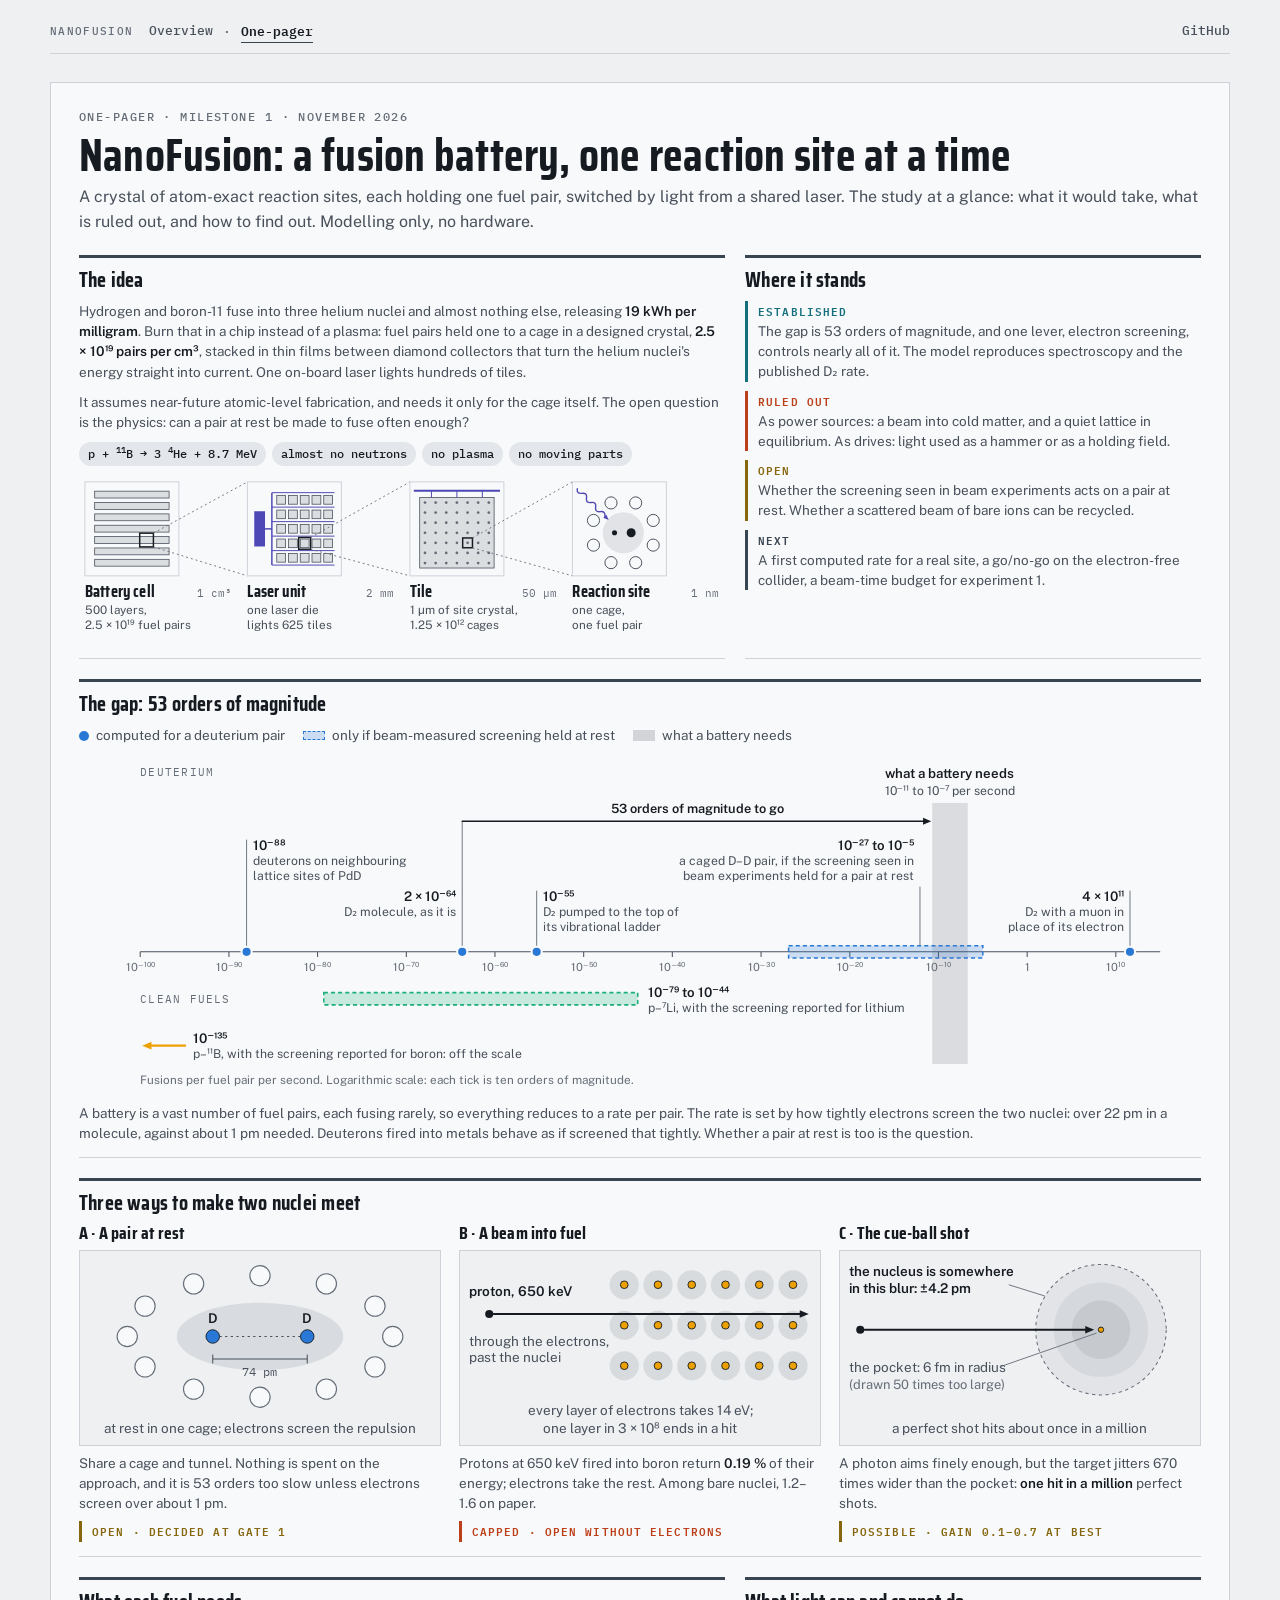
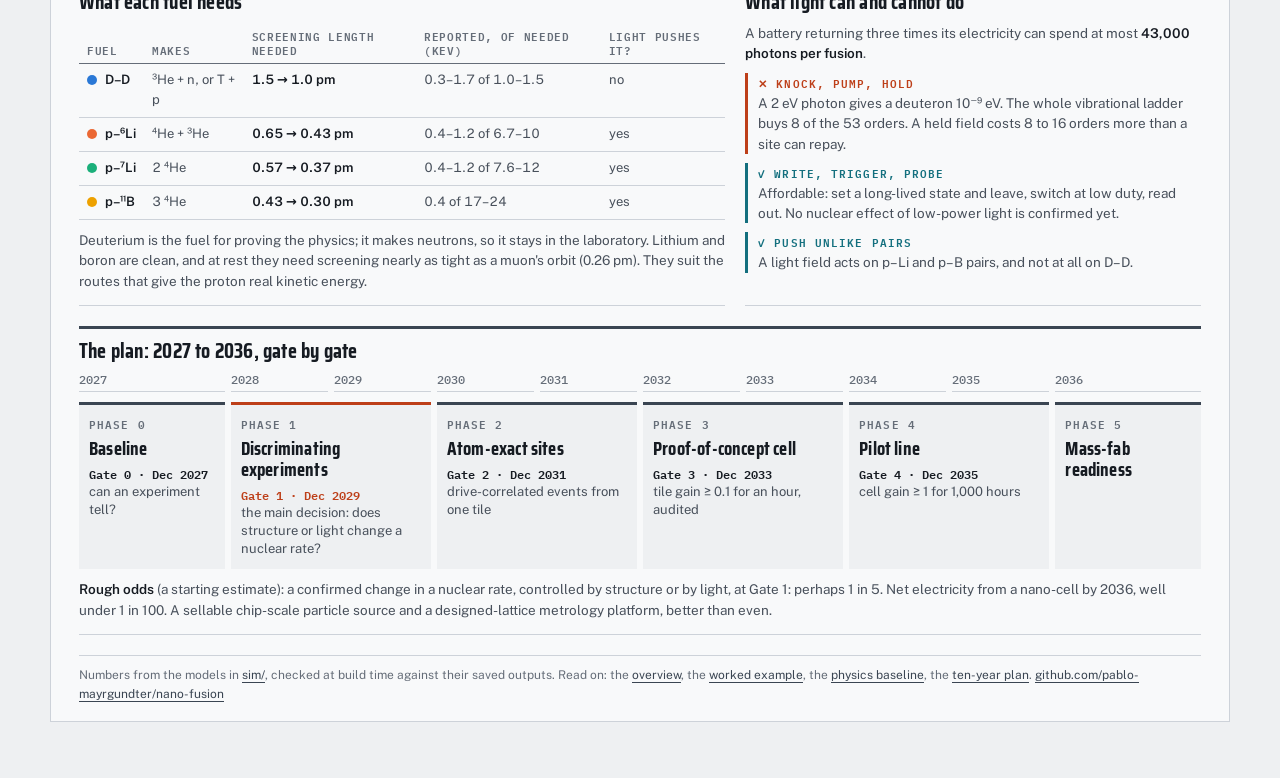
<file: onepager.html>
<!doctype html>
<html lang="en">
<head>
<meta charset="utf-8">
<meta name="viewport" content="width=device-width, initial-scale=1, viewport-fit=cover">
<!-- Generated by site/build.py from site/src/onepager.html; edit the source, not this file. -->
<title>NanoFusion: the one-pager</title>
<meta name="description" content="The NanoFusion concept study on one page: the idea, the 53-order gap, three ways to make two nuclei meet, what each fuel needs, what light can do, and the plan.">
<meta property="og:type" content="website">
<meta property="og:title" content="NanoFusion: the one-pager">
<meta property="og:description" content="The NanoFusion concept study on one page: the idea, the 53-order gap, three ways to make two nuclei meet, what each fuel needs, what light can do, and the plan.">
<meta property="og:image" content="https://pablo-mayrgundter.github.io/nano-fusion/site/og.png">
<meta name="twitter:card" content="summary_large_image">
<link rel="icon" href="site/favicon.svg" type="image/svg+xml">
<link rel="preconnect" href="https://fonts.googleapis.com">
<link rel="preconnect" href="https://fonts.gstatic.com" crossorigin>
<link rel="stylesheet" href="https://fonts.googleapis.com/css2?family=IBM+Plex+Mono:wght@400;500;600&amp;family=Public+Sans:ital,wght@0,400;0,600;1,400&amp;family=Saira+Condensed:wght@500;600;700&amp;display=swap">
<link rel="stylesheet" href="site/site.css">
</head>
<body>
<div class="wrap" style="gap:28px">
<header class="top">
  <nav class="family" aria-label="Site"><span class="lab">NanoFusion</span><a href="index.html">Overview</a><span aria-hidden="true">·</span><a href="onepager.html" aria-current="page">One-pager</a><span class="sp"></span><a href="https://github.com/pablo-mayrgundter/nano-fusion">GitHub</a></nav>
</header>

<main class="op">
  <div class="op-head">
    <div class="eyebrow">One-pager · Milestone 1 · November 2026</div>
    <h1>NanoFusion: a fusion battery, one reaction site at a time</h1>
    <p>A crystal of atom-exact reaction sites, each holding one fuel pair, switched by light from a shared laser. The study at a glance: what it would take, what is ruled out, and how to find out. Modelling only, no hardware.</p>
  </div>

  <div class="op-grid">
    <section class="card span-7" aria-labelledby="op-idea">
      <h2 id="op-idea">The idea</h2>
      <p>Hydrogen and boron-11 fuse into three helium nuclei and almost nothing else, releasing <b>19 kWh per milligram</b>. Burn that in a chip instead of a plasma: fuel pairs held one to a cage in a designed crystal, <b>2.5 × 10¹⁹ pairs per cm³</b>, stacked in thin films between diamond collectors that turn the helium nuclei's energy straight into current. One on-board laser lights hundreds of tiles.</p>
      <p>It assumes near-future atomic-level fabrication, and needs it only for the cage itself. The open question is the physics: can a pair at rest be made to fuse often enough?</p>
      <div class="chips"><span>p + <sup>11</sup>B → 3 <sup>4</sup>He + 8.7 MeV</span><span>almost no neutrons</span><span>no plasma</span><span>no moving parts</span></div>
      <div class="fig-wide"><svg class="g" viewBox="0 0 660 172" role="img" aria-label="Four nested views of the concept cell. A one cubic centimetre battery cell is a stack of 500 layers. Each layer is tiled with 2 millimetre laser units, in which one laser die lights 625 tiles through a waveguide tree. Each 50 micrometre tile carries a 1 micrometre film of site crystal. Each reaction site is a 1 nanometre cage holding one fuel pair.">
<rect x="6.0" y="6.0" width="96.0" height="96.0" class="fi-surface st-rule" stroke-width="1.0"/><rect x="16.0" y="15.5" width="76.0" height="7.0" class="fi-wash st-ink2" stroke-width="0.8" fill-opacity="0.16"/><rect x="16.0" y="27.1" width="76.0" height="7.0" class="fi-wash st-ink2" stroke-width="0.8" fill-opacity="0.16"/><rect x="16.0" y="38.7" width="76.0" height="7.0" class="fi-wash st-ink2" stroke-width="0.8" fill-opacity="0.16"/><rect x="16.0" y="50.3" width="76.0" height="7.0" class="fi-wash st-ink2" stroke-width="0.8" fill-opacity="0.16"/><rect x="16.0" y="61.9" width="76.0" height="7.0" class="fi-wash st-ink2" stroke-width="0.8" fill-opacity="0.16"/><rect x="16.0" y="73.5" width="76.0" height="7.0" class="fi-wash st-ink2" stroke-width="0.8" fill-opacity="0.16"/><rect x="16.0" y="85.1" width="76.0" height="7.0" class="fi-wash st-ink2" stroke-width="0.8" fill-opacity="0.16"/>
<rect x="62.0" y="58.4" width="14.0" height="14.0" class="fi-none st-ink" stroke-width="1.5"/>
<line x1="76.0" y1="58.4" x2="172.0" y2="6.0" class="st-ink3" stroke-width="0.9" stroke-dasharray="2 3"/>
<line x1="76.0" y1="72.4" x2="172.0" y2="102.0" class="st-ink3" stroke-width="0.9" stroke-dasharray="2 3"/>
<rect x="172.0" y="6.0" width="96.0" height="96.0" class="fi-surface st-rule" stroke-width="1.0"/><rect x="179.0" y="36.0" width="11.0" height="36.0" class="fi-light st-none" stroke-width="1.0"/><line x1="190.0" y1="54.0" x2="197.0" y2="54.0" class="st-light" stroke-width="1.5"/><line x1="197.0" y1="17.0" x2="197.0" y2="91.0" class="st-light" stroke-width="1.5"/><line x1="197.0" y1="17.0" x2="261.0" y2="17.0" class="st-light" stroke-width="1.0"/><line x1="197.0" y1="31.8" x2="261.0" y2="31.8" class="st-light" stroke-width="1.0"/><line x1="197.0" y1="46.6" x2="261.0" y2="46.6" class="st-light" stroke-width="1.0"/><line x1="197.0" y1="61.4" x2="261.0" y2="61.4" class="st-light" stroke-width="1.0"/><line x1="197.0" y1="76.2" x2="261.0" y2="76.2" class="st-light" stroke-width="1.0"/><line x1="197.0" y1="91.0" x2="261.0" y2="91.0" class="st-light" stroke-width="1.0"/><rect x="202.0" y="20.0" width="9.0" height="8.8" class="fi-wash st-ink2" stroke-width="0.8" fill-opacity="0.16"/><rect x="214.0" y="20.0" width="9.0" height="8.8" class="fi-wash st-ink2" stroke-width="0.8" fill-opacity="0.16"/><rect x="226.0" y="20.0" width="9.0" height="8.8" class="fi-wash st-ink2" stroke-width="0.8" fill-opacity="0.16"/><rect x="238.0" y="20.0" width="9.0" height="8.8" class="fi-wash st-ink2" stroke-width="0.8" fill-opacity="0.16"/><rect x="250.0" y="20.0" width="9.0" height="8.8" class="fi-wash st-ink2" stroke-width="0.8" fill-opacity="0.16"/><rect x="202.0" y="34.8" width="9.0" height="8.8" class="fi-wash st-ink2" stroke-width="0.8" fill-opacity="0.16"/><rect x="214.0" y="34.8" width="9.0" height="8.8" class="fi-wash st-ink2" stroke-width="0.8" fill-opacity="0.16"/><rect x="226.0" y="34.8" width="9.0" height="8.8" class="fi-wash st-ink2" stroke-width="0.8" fill-opacity="0.16"/><rect x="238.0" y="34.8" width="9.0" height="8.8" class="fi-wash st-ink2" stroke-width="0.8" fill-opacity="0.16"/><rect x="250.0" y="34.8" width="9.0" height="8.8" class="fi-wash st-ink2" stroke-width="0.8" fill-opacity="0.16"/><rect x="202.0" y="49.6" width="9.0" height="8.8" class="fi-wash st-ink2" stroke-width="0.8" fill-opacity="0.16"/><rect x="214.0" y="49.6" width="9.0" height="8.8" class="fi-wash st-ink2" stroke-width="0.8" fill-opacity="0.16"/><rect x="226.0" y="49.6" width="9.0" height="8.8" class="fi-wash st-ink2" stroke-width="0.8" fill-opacity="0.16"/><rect x="238.0" y="49.6" width="9.0" height="8.8" class="fi-wash st-ink2" stroke-width="0.8" fill-opacity="0.16"/><rect x="250.0" y="49.6" width="9.0" height="8.8" class="fi-wash st-ink2" stroke-width="0.8" fill-opacity="0.16"/><rect x="202.0" y="64.4" width="9.0" height="8.8" class="fi-wash st-ink2" stroke-width="0.8" fill-opacity="0.16"/><rect x="214.0" y="64.4" width="9.0" height="8.8" class="fi-wash st-ink2" stroke-width="0.8" fill-opacity="0.16"/><rect x="226.0" y="64.4" width="9.0" height="8.8" class="fi-wash st-ink2" stroke-width="0.8" fill-opacity="0.16"/><rect x="238.0" y="64.4" width="9.0" height="8.8" class="fi-wash st-ink2" stroke-width="0.8" fill-opacity="0.16"/><rect x="250.0" y="64.4" width="9.0" height="8.8" class="fi-wash st-ink2" stroke-width="0.8" fill-opacity="0.16"/><rect x="202.0" y="79.2" width="9.0" height="8.8" class="fi-wash st-ink2" stroke-width="0.8" fill-opacity="0.16"/><rect x="214.0" y="79.2" width="9.0" height="8.8" class="fi-wash st-ink2" stroke-width="0.8" fill-opacity="0.16"/><rect x="226.0" y="79.2" width="9.0" height="8.8" class="fi-wash st-ink2" stroke-width="0.8" fill-opacity="0.16"/><rect x="238.0" y="79.2" width="9.0" height="8.8" class="fi-wash st-ink2" stroke-width="0.8" fill-opacity="0.16"/><rect x="250.0" y="79.2" width="9.0" height="8.8" class="fi-wash st-ink2" stroke-width="0.8" fill-opacity="0.16"/>
<rect x="224.4" y="62.8" width="12.2" height="12.0" class="fi-none st-ink" stroke-width="1.5"/>
<line x1="236.6" y1="62.8" x2="338.0" y2="6.0" class="st-ink3" stroke-width="0.9" stroke-dasharray="2 3"/>
<line x1="236.6" y1="74.8" x2="338.0" y2="102.0" class="st-ink3" stroke-width="0.9" stroke-dasharray="2 3"/>
<rect x="338.0" y="6.0" width="96.0" height="96.0" class="fi-surface st-rule" stroke-width="1.0"/><rect x="348.0" y="22.0" width="76.0" height="72.0" class="fi-wash st-ink2" stroke-width="0.8" fill-opacity="0.16"/><line x1="342.0" y1="15.0" x2="430.0" y2="15.0" class="st-light" stroke-width="2.0"/><line x1="360.0" y1="15.0" x2="360.0" y2="22.0" class="st-light" stroke-width="1.0"/><line x1="386.0" y1="15.0" x2="386.0" y2="22.0" class="st-light" stroke-width="1.0"/><line x1="412.0" y1="15.0" x2="412.0" y2="22.0" class="st-light" stroke-width="1.0"/><circle cx="353.4" cy="27.1" r="1.4" class="fi-ink3 st-none" stroke-width="1.0"/><circle cx="364.3" cy="27.1" r="1.4" class="fi-ink3 st-none" stroke-width="1.0"/><circle cx="375.1" cy="27.1" r="1.4" class="fi-ink3 st-none" stroke-width="1.0"/><circle cx="386.0" cy="27.1" r="1.4" class="fi-ink3 st-none" stroke-width="1.0"/><circle cx="396.9" cy="27.1" r="1.4" class="fi-ink3 st-none" stroke-width="1.0"/><circle cx="407.7" cy="27.1" r="1.4" class="fi-ink3 st-none" stroke-width="1.0"/><circle cx="418.6" cy="27.1" r="1.4" class="fi-ink3 st-none" stroke-width="1.0"/><circle cx="353.4" cy="37.4" r="1.4" class="fi-ink3 st-none" stroke-width="1.0"/><circle cx="364.3" cy="37.4" r="1.4" class="fi-ink3 st-none" stroke-width="1.0"/><circle cx="375.1" cy="37.4" r="1.4" class="fi-ink3 st-none" stroke-width="1.0"/><circle cx="386.0" cy="37.4" r="1.4" class="fi-ink3 st-none" stroke-width="1.0"/><circle cx="396.9" cy="37.4" r="1.4" class="fi-ink3 st-none" stroke-width="1.0"/><circle cx="407.7" cy="37.4" r="1.4" class="fi-ink3 st-none" stroke-width="1.0"/><circle cx="418.6" cy="37.4" r="1.4" class="fi-ink3 st-none" stroke-width="1.0"/><circle cx="353.4" cy="47.7" r="1.4" class="fi-ink3 st-none" stroke-width="1.0"/><circle cx="364.3" cy="47.7" r="1.4" class="fi-ink3 st-none" stroke-width="1.0"/><circle cx="375.1" cy="47.7" r="1.4" class="fi-ink3 st-none" stroke-width="1.0"/><circle cx="386.0" cy="47.7" r="1.4" class="fi-ink3 st-none" stroke-width="1.0"/><circle cx="396.9" cy="47.7" r="1.4" class="fi-ink3 st-none" stroke-width="1.0"/><circle cx="407.7" cy="47.7" r="1.4" class="fi-ink3 st-none" stroke-width="1.0"/><circle cx="418.6" cy="47.7" r="1.4" class="fi-ink3 st-none" stroke-width="1.0"/><circle cx="353.4" cy="58.0" r="1.4" class="fi-ink3 st-none" stroke-width="1.0"/><circle cx="364.3" cy="58.0" r="1.4" class="fi-ink3 st-none" stroke-width="1.0"/><circle cx="375.1" cy="58.0" r="1.4" class="fi-ink3 st-none" stroke-width="1.0"/><circle cx="386.0" cy="58.0" r="1.4" class="fi-ink3 st-none" stroke-width="1.0"/><circle cx="396.9" cy="58.0" r="1.4" class="fi-ink3 st-none" stroke-width="1.0"/><circle cx="407.7" cy="58.0" r="1.4" class="fi-ink3 st-none" stroke-width="1.0"/><circle cx="418.6" cy="58.0" r="1.4" class="fi-ink3 st-none" stroke-width="1.0"/><circle cx="353.4" cy="68.3" r="1.4" class="fi-ink3 st-none" stroke-width="1.0"/><circle cx="364.3" cy="68.3" r="1.4" class="fi-ink3 st-none" stroke-width="1.0"/><circle cx="375.1" cy="68.3" r="1.4" class="fi-ink3 st-none" stroke-width="1.0"/><circle cx="386.0" cy="68.3" r="1.4" class="fi-ink3 st-none" stroke-width="1.0"/><circle cx="396.9" cy="68.3" r="1.4" class="fi-ink3 st-none" stroke-width="1.0"/><circle cx="407.7" cy="68.3" r="1.4" class="fi-ink3 st-none" stroke-width="1.0"/><circle cx="418.6" cy="68.3" r="1.4" class="fi-ink3 st-none" stroke-width="1.0"/><circle cx="353.4" cy="78.6" r="1.4" class="fi-ink3 st-none" stroke-width="1.0"/><circle cx="364.3" cy="78.6" r="1.4" class="fi-ink3 st-none" stroke-width="1.0"/><circle cx="375.1" cy="78.6" r="1.4" class="fi-ink3 st-none" stroke-width="1.0"/><circle cx="386.0" cy="78.6" r="1.4" class="fi-ink3 st-none" stroke-width="1.0"/><circle cx="396.9" cy="78.6" r="1.4" class="fi-ink3 st-none" stroke-width="1.0"/><circle cx="407.7" cy="78.6" r="1.4" class="fi-ink3 st-none" stroke-width="1.0"/><circle cx="418.6" cy="78.6" r="1.4" class="fi-ink3 st-none" stroke-width="1.0"/><circle cx="353.4" cy="88.9" r="1.4" class="fi-ink3 st-none" stroke-width="1.0"/><circle cx="364.3" cy="88.9" r="1.4" class="fi-ink3 st-none" stroke-width="1.0"/><circle cx="375.1" cy="88.9" r="1.4" class="fi-ink3 st-none" stroke-width="1.0"/><circle cx="386.0" cy="88.9" r="1.4" class="fi-ink3 st-none" stroke-width="1.0"/><circle cx="396.9" cy="88.9" r="1.4" class="fi-ink3 st-none" stroke-width="1.0"/><circle cx="407.7" cy="88.9" r="1.4" class="fi-ink3 st-none" stroke-width="1.0"/><circle cx="418.6" cy="88.9" r="1.4" class="fi-ink3 st-none" stroke-width="1.0"/>
<rect x="391.9" y="63.3" width="10.0" height="10.0" class="fi-none st-ink" stroke-width="1.5"/>
<line x1="401.9" y1="63.3" x2="504.0" y2="6.0" class="st-ink3" stroke-width="0.9" stroke-dasharray="2 3"/>
<line x1="401.9" y1="73.3" x2="504.0" y2="102.0" class="st-ink3" stroke-width="0.9" stroke-dasharray="2 3"/>
<rect x="504.0" y="6.0" width="96.0" height="96.0" class="fi-surface st-rule" stroke-width="1.0"/><circle cx="556.0" cy="58.0" r="21" class="fi-wash st-none" stroke-width="1.0" fill-opacity="0.13"/><circle cx="586.5" cy="70.6" r="6.2" class="fi-surface st-ink2" stroke-width="1.0"/><circle cx="568.6" cy="88.5" r="6.2" class="fi-surface st-ink2" stroke-width="1.0"/><circle cx="543.4" cy="88.5" r="6.2" class="fi-surface st-ink2" stroke-width="1.0"/><circle cx="525.5" cy="70.6" r="6.2" class="fi-surface st-ink2" stroke-width="1.0"/><circle cx="525.5" cy="45.4" r="6.2" class="fi-surface st-ink2" stroke-width="1.0"/><circle cx="543.4" cy="27.5" r="6.2" class="fi-surface st-ink2" stroke-width="1.0"/><circle cx="568.6" cy="27.5" r="6.2" class="fi-surface st-ink2" stroke-width="1.0"/><circle cx="586.5" cy="45.4" r="6.2" class="fi-surface st-ink2" stroke-width="1.0"/><circle cx="547.0" cy="58.0" r="2.6" class="fi-ink st-none" stroke-width="1.0"/><circle cx="564.0" cy="58.0" r="4.6" class="fi-ink st-none" stroke-width="1.0"/><path d="M509.0,13.0 Q508.2,18.5 513.7,17.7 Q519.1,16.9 518.4,22.4 Q517.6,27.8 523.1,27.1 Q528.5,26.3 527.7,31.7 Q527.0,37.2 532.4,36.4 Q537.9,35.7 537.1,41.1" class="fi-none st-light" stroke-width="1.4" stroke-linecap="round"/><polygon points="541.0,45.0 535.5,42.7 538.7,39.5" class="fi-light"/>
<text x="6.0" y="124.0" class="g-t disp" font-size="17" font-weight="700">Battery cell</text>
<text x="156.0" y="124.0" class="g-t3 mono" font-size="11.5" text-anchor="end">1 cm³</text>
<text x="6.0" y="141.0" class="g-t2" font-size="12">500 layers,</text>
<text x="6.0" y="156.0" class="g-t2" font-size="12">2.5 × 10¹⁹ fuel pairs</text>
<text x="172.0" y="124.0" class="g-t disp" font-size="17" font-weight="700">Laser unit</text>
<text x="322.0" y="124.0" class="g-t3 mono" font-size="11.5" text-anchor="end">2 mm</text>
<text x="172.0" y="141.0" class="g-t2" font-size="12">one laser die</text>
<text x="172.0" y="156.0" class="g-t2" font-size="12">lights 625 tiles</text>
<text x="338.0" y="124.0" class="g-t disp" font-size="17" font-weight="700">Tile</text>
<text x="488.0" y="124.0" class="g-t3 mono" font-size="11.5" text-anchor="end">50 µm</text>
<text x="338.0" y="141.0" class="g-t2" font-size="12">1 µm of site crystal,</text>
<text x="338.0" y="156.0" class="g-t2" font-size="12">1.25 × 10¹² cages</text>
<text x="504.0" y="124.0" class="g-t disp" font-size="17" font-weight="700">Reaction site</text>
<text x="654.0" y="124.0" class="g-t3 mono" font-size="11.5" text-anchor="end">1 nm</text>
<text x="504.0" y="141.0" class="g-t2" font-size="12">one cage,</text>
<text x="504.0" y="156.0" class="g-t2" font-size="12">one fuel pair</text>
</svg></div>
      <div class="fig-compact"><svg class="g" viewBox="0 0 460 474" role="img" aria-label="Four nested views of the concept cell. A one cubic centimetre battery cell is a stack of 500 layers. Each layer is tiled with 2 millimetre laser units, in which one laser die lights 625 tiles through a waveguide tree. Each 50 micrometre tile carries a 1 micrometre film of site crystal. Each reaction site is a 1 nanometre cage holding one fuel pair.">
<rect x="10.0" y="8.0" width="96.0" height="96.0" class="fi-surface st-rule" stroke-width="1.0"/><rect x="20.0" y="17.5" width="76.0" height="7.0" class="fi-wash st-ink2" stroke-width="0.8" fill-opacity="0.16"/><rect x="20.0" y="29.1" width="76.0" height="7.0" class="fi-wash st-ink2" stroke-width="0.8" fill-opacity="0.16"/><rect x="20.0" y="40.7" width="76.0" height="7.0" class="fi-wash st-ink2" stroke-width="0.8" fill-opacity="0.16"/><rect x="20.0" y="52.3" width="76.0" height="7.0" class="fi-wash st-ink2" stroke-width="0.8" fill-opacity="0.16"/><rect x="20.0" y="63.9" width="76.0" height="7.0" class="fi-wash st-ink2" stroke-width="0.8" fill-opacity="0.16"/><rect x="20.0" y="75.5" width="76.0" height="7.0" class="fi-wash st-ink2" stroke-width="0.8" fill-opacity="0.16"/><rect x="20.0" y="87.1" width="76.0" height="7.0" class="fi-wash st-ink2" stroke-width="0.8" fill-opacity="0.16"/>
<rect x="66.0" y="60.4" width="14.0" height="14.0" class="fi-none st-ink" stroke-width="1.5"/>
<line x1="66.0" y1="74.4" x2="10.0" y2="126.0" class="st-ink3" stroke-width="0.9" stroke-dasharray="2 3"/>
<line x1="80.0" y1="74.4" x2="106.0" y2="126.0" class="st-ink3" stroke-width="0.9" stroke-dasharray="2 3"/>
<rect x="10.0" y="126.0" width="96.0" height="96.0" class="fi-surface st-rule" stroke-width="1.0"/><rect x="17.0" y="156.0" width="11.0" height="36.0" class="fi-light st-none" stroke-width="1.0"/><line x1="28.0" y1="174.0" x2="35.0" y2="174.0" class="st-light" stroke-width="1.5"/><line x1="35.0" y1="137.0" x2="35.0" y2="211.0" class="st-light" stroke-width="1.5"/><line x1="35.0" y1="137.0" x2="99.0" y2="137.0" class="st-light" stroke-width="1.0"/><line x1="35.0" y1="151.8" x2="99.0" y2="151.8" class="st-light" stroke-width="1.0"/><line x1="35.0" y1="166.6" x2="99.0" y2="166.6" class="st-light" stroke-width="1.0"/><line x1="35.0" y1="181.4" x2="99.0" y2="181.4" class="st-light" stroke-width="1.0"/><line x1="35.0" y1="196.2" x2="99.0" y2="196.2" class="st-light" stroke-width="1.0"/><line x1="35.0" y1="211.0" x2="99.0" y2="211.0" class="st-light" stroke-width="1.0"/><rect x="40.0" y="140.0" width="9.0" height="8.8" class="fi-wash st-ink2" stroke-width="0.8" fill-opacity="0.16"/><rect x="52.0" y="140.0" width="9.0" height="8.8" class="fi-wash st-ink2" stroke-width="0.8" fill-opacity="0.16"/><rect x="64.0" y="140.0" width="9.0" height="8.8" class="fi-wash st-ink2" stroke-width="0.8" fill-opacity="0.16"/><rect x="76.0" y="140.0" width="9.0" height="8.8" class="fi-wash st-ink2" stroke-width="0.8" fill-opacity="0.16"/><rect x="88.0" y="140.0" width="9.0" height="8.8" class="fi-wash st-ink2" stroke-width="0.8" fill-opacity="0.16"/><rect x="40.0" y="154.8" width="9.0" height="8.8" class="fi-wash st-ink2" stroke-width="0.8" fill-opacity="0.16"/><rect x="52.0" y="154.8" width="9.0" height="8.8" class="fi-wash st-ink2" stroke-width="0.8" fill-opacity="0.16"/><rect x="64.0" y="154.8" width="9.0" height="8.8" class="fi-wash st-ink2" stroke-width="0.8" fill-opacity="0.16"/><rect x="76.0" y="154.8" width="9.0" height="8.8" class="fi-wash st-ink2" stroke-width="0.8" fill-opacity="0.16"/><rect x="88.0" y="154.8" width="9.0" height="8.8" class="fi-wash st-ink2" stroke-width="0.8" fill-opacity="0.16"/><rect x="40.0" y="169.6" width="9.0" height="8.8" class="fi-wash st-ink2" stroke-width="0.8" fill-opacity="0.16"/><rect x="52.0" y="169.6" width="9.0" height="8.8" class="fi-wash st-ink2" stroke-width="0.8" fill-opacity="0.16"/><rect x="64.0" y="169.6" width="9.0" height="8.8" class="fi-wash st-ink2" stroke-width="0.8" fill-opacity="0.16"/><rect x="76.0" y="169.6" width="9.0" height="8.8" class="fi-wash st-ink2" stroke-width="0.8" fill-opacity="0.16"/><rect x="88.0" y="169.6" width="9.0" height="8.8" class="fi-wash st-ink2" stroke-width="0.8" fill-opacity="0.16"/><rect x="40.0" y="184.4" width="9.0" height="8.8" class="fi-wash st-ink2" stroke-width="0.8" fill-opacity="0.16"/><rect x="52.0" y="184.4" width="9.0" height="8.8" class="fi-wash st-ink2" stroke-width="0.8" fill-opacity="0.16"/><rect x="64.0" y="184.4" width="9.0" height="8.8" class="fi-wash st-ink2" stroke-width="0.8" fill-opacity="0.16"/><rect x="76.0" y="184.4" width="9.0" height="8.8" class="fi-wash st-ink2" stroke-width="0.8" fill-opacity="0.16"/><rect x="88.0" y="184.4" width="9.0" height="8.8" class="fi-wash st-ink2" stroke-width="0.8" fill-opacity="0.16"/><rect x="40.0" y="199.2" width="9.0" height="8.8" class="fi-wash st-ink2" stroke-width="0.8" fill-opacity="0.16"/><rect x="52.0" y="199.2" width="9.0" height="8.8" class="fi-wash st-ink2" stroke-width="0.8" fill-opacity="0.16"/><rect x="64.0" y="199.2" width="9.0" height="8.8" class="fi-wash st-ink2" stroke-width="0.8" fill-opacity="0.16"/><rect x="76.0" y="199.2" width="9.0" height="8.8" class="fi-wash st-ink2" stroke-width="0.8" fill-opacity="0.16"/><rect x="88.0" y="199.2" width="9.0" height="8.8" class="fi-wash st-ink2" stroke-width="0.8" fill-opacity="0.16"/>
<rect x="62.4" y="182.8" width="12.2" height="12.0" class="fi-none st-ink" stroke-width="1.5"/>
<line x1="62.4" y1="194.8" x2="10.0" y2="244.0" class="st-ink3" stroke-width="0.9" stroke-dasharray="2 3"/>
<line x1="74.6" y1="194.8" x2="106.0" y2="244.0" class="st-ink3" stroke-width="0.9" stroke-dasharray="2 3"/>
<rect x="10.0" y="244.0" width="96.0" height="96.0" class="fi-surface st-rule" stroke-width="1.0"/><rect x="20.0" y="260.0" width="76.0" height="72.0" class="fi-wash st-ink2" stroke-width="0.8" fill-opacity="0.16"/><line x1="14.0" y1="253.0" x2="102.0" y2="253.0" class="st-light" stroke-width="2.0"/><line x1="32.0" y1="253.0" x2="32.0" y2="260.0" class="st-light" stroke-width="1.0"/><line x1="58.0" y1="253.0" x2="58.0" y2="260.0" class="st-light" stroke-width="1.0"/><line x1="84.0" y1="253.0" x2="84.0" y2="260.0" class="st-light" stroke-width="1.0"/><circle cx="25.4" cy="265.1" r="1.4" class="fi-ink3 st-none" stroke-width="1.0"/><circle cx="36.3" cy="265.1" r="1.4" class="fi-ink3 st-none" stroke-width="1.0"/><circle cx="47.1" cy="265.1" r="1.4" class="fi-ink3 st-none" stroke-width="1.0"/><circle cx="58.0" cy="265.1" r="1.4" class="fi-ink3 st-none" stroke-width="1.0"/><circle cx="68.9" cy="265.1" r="1.4" class="fi-ink3 st-none" stroke-width="1.0"/><circle cx="79.7" cy="265.1" r="1.4" class="fi-ink3 st-none" stroke-width="1.0"/><circle cx="90.6" cy="265.1" r="1.4" class="fi-ink3 st-none" stroke-width="1.0"/><circle cx="25.4" cy="275.4" r="1.4" class="fi-ink3 st-none" stroke-width="1.0"/><circle cx="36.3" cy="275.4" r="1.4" class="fi-ink3 st-none" stroke-width="1.0"/><circle cx="47.1" cy="275.4" r="1.4" class="fi-ink3 st-none" stroke-width="1.0"/><circle cx="58.0" cy="275.4" r="1.4" class="fi-ink3 st-none" stroke-width="1.0"/><circle cx="68.9" cy="275.4" r="1.4" class="fi-ink3 st-none" stroke-width="1.0"/><circle cx="79.7" cy="275.4" r="1.4" class="fi-ink3 st-none" stroke-width="1.0"/><circle cx="90.6" cy="275.4" r="1.4" class="fi-ink3 st-none" stroke-width="1.0"/><circle cx="25.4" cy="285.7" r="1.4" class="fi-ink3 st-none" stroke-width="1.0"/><circle cx="36.3" cy="285.7" r="1.4" class="fi-ink3 st-none" stroke-width="1.0"/><circle cx="47.1" cy="285.7" r="1.4" class="fi-ink3 st-none" stroke-width="1.0"/><circle cx="58.0" cy="285.7" r="1.4" class="fi-ink3 st-none" stroke-width="1.0"/><circle cx="68.9" cy="285.7" r="1.4" class="fi-ink3 st-none" stroke-width="1.0"/><circle cx="79.7" cy="285.7" r="1.4" class="fi-ink3 st-none" stroke-width="1.0"/><circle cx="90.6" cy="285.7" r="1.4" class="fi-ink3 st-none" stroke-width="1.0"/><circle cx="25.4" cy="296.0" r="1.4" class="fi-ink3 st-none" stroke-width="1.0"/><circle cx="36.3" cy="296.0" r="1.4" class="fi-ink3 st-none" stroke-width="1.0"/><circle cx="47.1" cy="296.0" r="1.4" class="fi-ink3 st-none" stroke-width="1.0"/><circle cx="58.0" cy="296.0" r="1.4" class="fi-ink3 st-none" stroke-width="1.0"/><circle cx="68.9" cy="296.0" r="1.4" class="fi-ink3 st-none" stroke-width="1.0"/><circle cx="79.7" cy="296.0" r="1.4" class="fi-ink3 st-none" stroke-width="1.0"/><circle cx="90.6" cy="296.0" r="1.4" class="fi-ink3 st-none" stroke-width="1.0"/><circle cx="25.4" cy="306.3" r="1.4" class="fi-ink3 st-none" stroke-width="1.0"/><circle cx="36.3" cy="306.3" r="1.4" class="fi-ink3 st-none" stroke-width="1.0"/><circle cx="47.1" cy="306.3" r="1.4" class="fi-ink3 st-none" stroke-width="1.0"/><circle cx="58.0" cy="306.3" r="1.4" class="fi-ink3 st-none" stroke-width="1.0"/><circle cx="68.9" cy="306.3" r="1.4" class="fi-ink3 st-none" stroke-width="1.0"/><circle cx="79.7" cy="306.3" r="1.4" class="fi-ink3 st-none" stroke-width="1.0"/><circle cx="90.6" cy="306.3" r="1.4" class="fi-ink3 st-none" stroke-width="1.0"/><circle cx="25.4" cy="316.6" r="1.4" class="fi-ink3 st-none" stroke-width="1.0"/><circle cx="36.3" cy="316.6" r="1.4" class="fi-ink3 st-none" stroke-width="1.0"/><circle cx="47.1" cy="316.6" r="1.4" class="fi-ink3 st-none" stroke-width="1.0"/><circle cx="58.0" cy="316.6" r="1.4" class="fi-ink3 st-none" stroke-width="1.0"/><circle cx="68.9" cy="316.6" r="1.4" class="fi-ink3 st-none" stroke-width="1.0"/><circle cx="79.7" cy="316.6" r="1.4" class="fi-ink3 st-none" stroke-width="1.0"/><circle cx="90.6" cy="316.6" r="1.4" class="fi-ink3 st-none" stroke-width="1.0"/><circle cx="25.4" cy="326.9" r="1.4" class="fi-ink3 st-none" stroke-width="1.0"/><circle cx="36.3" cy="326.9" r="1.4" class="fi-ink3 st-none" stroke-width="1.0"/><circle cx="47.1" cy="326.9" r="1.4" class="fi-ink3 st-none" stroke-width="1.0"/><circle cx="58.0" cy="326.9" r="1.4" class="fi-ink3 st-none" stroke-width="1.0"/><circle cx="68.9" cy="326.9" r="1.4" class="fi-ink3 st-none" stroke-width="1.0"/><circle cx="79.7" cy="326.9" r="1.4" class="fi-ink3 st-none" stroke-width="1.0"/><circle cx="90.6" cy="326.9" r="1.4" class="fi-ink3 st-none" stroke-width="1.0"/>
<rect x="63.9" y="301.3" width="10.0" height="10.0" class="fi-none st-ink" stroke-width="1.5"/>
<line x1="63.9" y1="311.3" x2="10.0" y2="362.0" class="st-ink3" stroke-width="0.9" stroke-dasharray="2 3"/>
<line x1="73.9" y1="311.3" x2="106.0" y2="362.0" class="st-ink3" stroke-width="0.9" stroke-dasharray="2 3"/>
<rect x="10.0" y="362.0" width="96.0" height="96.0" class="fi-surface st-rule" stroke-width="1.0"/><circle cx="62.0" cy="414.0" r="21" class="fi-wash st-none" stroke-width="1.0" fill-opacity="0.13"/><circle cx="92.5" cy="426.6" r="6.2" class="fi-surface st-ink2" stroke-width="1.0"/><circle cx="74.6" cy="444.5" r="6.2" class="fi-surface st-ink2" stroke-width="1.0"/><circle cx="49.4" cy="444.5" r="6.2" class="fi-surface st-ink2" stroke-width="1.0"/><circle cx="31.5" cy="426.6" r="6.2" class="fi-surface st-ink2" stroke-width="1.0"/><circle cx="31.5" cy="401.4" r="6.2" class="fi-surface st-ink2" stroke-width="1.0"/><circle cx="49.4" cy="383.5" r="6.2" class="fi-surface st-ink2" stroke-width="1.0"/><circle cx="74.6" cy="383.5" r="6.2" class="fi-surface st-ink2" stroke-width="1.0"/><circle cx="92.5" cy="401.4" r="6.2" class="fi-surface st-ink2" stroke-width="1.0"/><circle cx="53.0" cy="414.0" r="2.6" class="fi-ink st-none" stroke-width="1.0"/><circle cx="70.0" cy="414.0" r="4.6" class="fi-ink st-none" stroke-width="1.0"/><path d="M15.0,369.0 Q14.2,374.5 19.7,373.7 Q25.1,372.9 24.4,378.4 Q23.6,383.8 29.1,383.1 Q34.5,382.3 33.7,387.7 Q33.0,393.2 38.4,392.4 Q43.9,391.7 43.1,397.1" class="fi-none st-light" stroke-width="1.4" stroke-linecap="round"/><polygon points="47.0,401.0 41.5,398.7 44.7,395.5" class="fi-light"/>
<text x="124.0" y="32.0" class="g-t disp" font-size="21" font-weight="700">Battery cell</text>
<text x="456.0" y="32.0" class="g-t3 mono" font-size="12.5" text-anchor="end">1 cm³</text>
<text x="124.0" y="54.0" class="g-t2" font-size="13.5">500 layers of fuel film and collector,</text>
<text x="124.0" y="71.0" class="g-t2" font-size="13.5">2.5 × 10¹⁹ fuel pairs in all</text>
<text x="124.0" y="150.0" class="g-t disp" font-size="21" font-weight="700">Laser unit</text>
<text x="456.0" y="150.0" class="g-t3 mono" font-size="12.5" text-anchor="end">2 mm</text>
<text x="124.0" y="172.0" class="g-t2" font-size="13.5">one laser die lights 625 tiles</text>
<text x="124.0" y="189.0" class="g-t2" font-size="13.5">through a waveguide tree</text>
<text x="124.0" y="268.0" class="g-t disp" font-size="21" font-weight="700">Tile</text>
<text x="456.0" y="268.0" class="g-t3 mono" font-size="12.5" text-anchor="end">50 µm</text>
<text x="124.0" y="290.0" class="g-t2" font-size="13.5">a 1 µm film of site crystal:</text>
<text x="124.0" y="307.0" class="g-t2" font-size="13.5">1.25 × 10¹² cages, 1 nm apart</text>
<text x="124.0" y="386.0" class="g-t disp" font-size="21" font-weight="700">Reaction site</text>
<text x="456.0" y="386.0" class="g-t3 mono" font-size="12.5" text-anchor="end">1 nm</text>
<text x="124.0" y="408.0" class="g-t2" font-size="13.5">one cage holding one fuel pair,</text>
<text x="124.0" y="425.0" class="g-t2" font-size="13.5">built to atomic specification</text>
<text x="124.0" y="445.0" class="g-t" font-size="13.5" font-weight="600">p + ¹¹B → 3 ⁴He + 8.7 MeV</text>
</svg></div>
    </section>

    <section class="card span-5" aria-labelledby="op-stands">
      <h2 id="op-stands">Where it stands</h2>
      <div class="status">
        <div class="v-ok"><span class="st">ESTABLISHED</span><p>The gap is 53 orders of magnitude, and one lever, electron screening, controls nearly all of it. The model reproduces spectroscopy and the published D₂ rate.</p></div>
        <div class="v-no"><span class="st">RULED OUT</span><p>As power sources: a beam into cold matter, and a quiet lattice in equilibrium. As drives: light used as a hammer or as a holding field.</p></div>
        <div class="v-open"><span class="st">OPEN</span><p>Whether the screening seen in beam experiments acts on a pair at rest. Whether a scattered beam of bare ions can be recycled.</p></div>
        <div style="--c:var(--acc)"><span class="st">NEXT</span><p>A first computed rate for a real site, a go/no-go on the electron-free collider, a beam-time budget for experiment 1.</p></div>
      </div>
    </section>

    <section class="card span-12" aria-labelledby="op-gap">
      <h2 id="op-gap">The gap: 53 orders of magnitude</h2>
      <div class="legend" aria-hidden="true">
        <span style="--c:var(--s1)"><i class="dot"></i>computed for a deuterium pair</span>
        <span style="--c:var(--s1)"><i class="dash"></i>only if beam-measured screening held at rest</span>
        <span><i class="band"></i>what a battery needs</span>
      </div>
      <div class="fig-wide"><svg class="g" viewBox="0 0 1100 330" role="img" aria-label="Fusion rate of one deuterium pair in different surroundings, on a logarithmic scale. Deuterons on neighbouring lattice sites of palladium deuteride: ten to the minus 88 per second. A deuterium molecule: two times ten to the minus 64. The same molecule pumped to the top of its vibrational ladder: ten to the minus 55. A battery needs ten to the minus 11 to ten to the minus 7, which is 53 orders of magnitude above the molecule. A caged pair would reach ten to the minus 27 to ten to the minus 5 if the screening measured in beam experiments held for a pair at rest. With a muon in place of the electron the rate is four times ten to the 11.">
<rect x="836.5" y="46.0" width="34.8" height="256.0" class="fi-wash st-none" stroke-width="1.0" fill-opacity="0.17"/>
<text x="853.9" y="22.0" class="g-t" font-size="13" text-anchor="middle" font-weight="600">what a battery needs</text>
<text x="853.9" y="38.0" class="g-t2" font-size="12" text-anchor="middle">10⁻¹¹ to 10⁻⁷ per second</text>
<line x1="60.0" y1="192.0" x2="1060.0" y2="192.0" class="st-ink2" stroke-width="1.0"/>
<line x1="60.0" y1="192.0" x2="60.0" y2="197.0" class="st-ink2" stroke-width="1.0"/>
<text x="60.0" y="211.0" class="g-t3" font-size="11" text-anchor="middle">10⁻¹⁰⁰</text>
<line x1="147.0" y1="192.0" x2="147.0" y2="197.0" class="st-ink2" stroke-width="1.0"/>
<text x="147.0" y="211.0" class="g-t3" font-size="11" text-anchor="middle">10⁻⁹⁰</text>
<line x1="233.9" y1="192.0" x2="233.9" y2="197.0" class="st-ink2" stroke-width="1.0"/>
<text x="233.9" y="211.0" class="g-t3" font-size="11" text-anchor="middle">10⁻⁸⁰</text>
<line x1="320.9" y1="192.0" x2="320.9" y2="197.0" class="st-ink2" stroke-width="1.0"/>
<text x="320.9" y="211.0" class="g-t3" font-size="11" text-anchor="middle">10⁻⁷⁰</text>
<line x1="407.8" y1="192.0" x2="407.8" y2="197.0" class="st-ink2" stroke-width="1.0"/>
<text x="407.8" y="211.0" class="g-t3" font-size="11" text-anchor="middle">10⁻⁶⁰</text>
<line x1="494.8" y1="192.0" x2="494.8" y2="197.0" class="st-ink2" stroke-width="1.0"/>
<text x="494.8" y="211.0" class="g-t3" font-size="11" text-anchor="middle">10⁻⁵⁰</text>
<line x1="581.7" y1="192.0" x2="581.7" y2="197.0" class="st-ink2" stroke-width="1.0"/>
<text x="581.7" y="211.0" class="g-t3" font-size="11" text-anchor="middle">10⁻⁴⁰</text>
<line x1="668.7" y1="192.0" x2="668.7" y2="197.0" class="st-ink2" stroke-width="1.0"/>
<text x="668.7" y="211.0" class="g-t3" font-size="11" text-anchor="middle">10⁻³⁰</text>
<line x1="755.7" y1="192.0" x2="755.7" y2="197.0" class="st-ink2" stroke-width="1.0"/>
<text x="755.7" y="211.0" class="g-t3" font-size="11" text-anchor="middle">10⁻²⁰</text>
<line x1="842.6" y1="192.0" x2="842.6" y2="197.0" class="st-ink2" stroke-width="1.0"/>
<text x="842.6" y="211.0" class="g-t3" font-size="11" text-anchor="middle">10⁻¹⁰</text>
<line x1="929.6" y1="192.0" x2="929.6" y2="197.0" class="st-ink2" stroke-width="1.0"/>
<text x="929.6" y="211.0" class="g-t3" font-size="11" text-anchor="middle">1</text>
<line x1="1016.5" y1="192.0" x2="1016.5" y2="197.0" class="st-ink2" stroke-width="1.0"/>
<text x="1016.5" y="211.0" class="g-t3" font-size="11" text-anchor="middle">10¹⁰</text>
<text x="60.0" y="20.0" class="g-t3 mono" font-size="10.5" letter-spacing="1.2">DEUTERIUM</text>
<text x="60.0" y="242.0" class="g-t3 mono" font-size="10.5" letter-spacing="1.2">CLEAN FUELS</text>
<text x="60.0" y="322.0" class="g-t3" font-size="11.5">Fusions per fuel pair per second. Logarithmic scale: each tick is ten orders of magnitude.</text>
<line x1="164.3" y1="187.0" x2="164.3" y2="82.0" class="st-ink3" stroke-width="0.9"/>
<text x="170.3" y="92.0" class="g-t" font-size="13" font-weight="600">10⁻⁸⁸</text><text x="170.3" y="107.0" class="g-t2" font-size="12">deuterons on neighbouring</text><text x="170.3" y="122.0" class="g-t2" font-size="12">lattice sites of PdD</text>
<line x1="375.7" y1="187.0" x2="375.7" y2="64.0" class="st-ink3" stroke-width="0.9"/>
<text x="369.7" y="142.0" class="g-t" font-size="13" text-anchor="end" font-weight="600">2 × 10⁻⁶⁴</text><text x="369.7" y="157.0" class="g-t2" font-size="12" text-anchor="end">D₂ molecule, as it is</text>
<line x1="375.7" y1="64.0" x2="829.1" y2="64.0" class="st-ink" stroke-width="1.3" stroke-linecap="round"/><polygon points="835.5,64.0 827.5,67.4 827.5,60.6" class="fi-ink"/>
<text x="606.1" y="56.0" class="g-t" font-size="12.5" text-anchor="middle" font-weight="600">53 orders of magnitude to go</text>
<line x1="448.7" y1="187.0" x2="448.7" y2="132.0" class="st-ink3" stroke-width="0.9"/>
<text x="454.7" y="142.0" class="g-t" font-size="13" font-weight="600">10⁻⁵⁵</text><text x="454.7" y="157.0" class="g-t2" font-size="12">D₂ pumped to the top of</text><text x="454.7" y="172.0" class="g-t2" font-size="12">its vibrational ladder</text>
<rect x="695.7" y="186.0" width="190.4" height="12.0" class="fi-s1 st-s1" stroke-width="1.5" fill-opacity="0.22" stroke-dasharray="4 3"/>
<line x1="824.5" y1="186.0" x2="824.5" y2="128.0" class="st-ink3" stroke-width="0.9"/>
<text x="818.5" y="92.0" class="g-t" font-size="13" text-anchor="end" font-weight="600">10⁻²⁷ to 10⁻⁵</text><text x="818.5" y="107.0" class="g-t2" font-size="12" text-anchor="end">a caged D–D pair, if the screening seen in</text><text x="818.5" y="122.0" class="g-t2" font-size="12" text-anchor="end">beam experiments held for a pair at rest</text>
<line x1="1030.4" y1="187.0" x2="1030.4" y2="132.0" class="st-ink3" stroke-width="0.9"/>
<text x="1024.4" y="142.0" class="g-t" font-size="13" text-anchor="end" font-weight="600">4 × 10¹¹</text><text x="1024.4" y="157.0" class="g-t2" font-size="12" text-anchor="end">D₂ with a muon in</text><text x="1024.4" y="172.0" class="g-t2" font-size="12" text-anchor="end">place of its electron</text>
<circle cx="164.3" cy="192.0" r="5" class="fi-s1 st-surface" stroke-width="2"/>
<circle cx="375.7" cy="192.0" r="5" class="fi-s1 st-surface" stroke-width="2"/>
<circle cx="448.7" cy="192.0" r="5" class="fi-s1 st-surface" stroke-width="2"/>
<circle cx="1030.4" cy="192.0" r="5" class="fi-s1 st-surface" stroke-width="2"/>
<rect x="240.0" y="232.0" width="307.8" height="12.0" class="fi-s3 st-s3" stroke-width="1.5" fill-opacity="0.22" stroke-dasharray="4 3"/>
<text x="557.8" y="236.0" class="g-t" font-size="13" font-weight="600">10⁻⁷⁹ to 10⁻⁴⁴</text><text x="557.8" y="251.0" class="g-t2" font-size="12">p–⁷Li, with the screening reported for lithium</text>
<line x1="104.0" y1="284.0" x2="69.2" y2="284.0" class="st-s4" stroke-width="2.2" stroke-linecap="round"/><polygon points="62.0,284.0 71.0,280.2 71.0,287.8" class="fi-s4"/>
<text x="112.0" y="281.0" class="g-t" font-size="13" font-weight="600">10⁻¹³⁵</text><text x="112.0" y="296.0" class="g-t2" font-size="12">p–¹¹B, with the screening reported for boron: off the scale</text>
</svg></div>
      <div class="fig-compact"><svg class="g" viewBox="0 0 400 634" role="img" aria-label="Fusion rate of one deuterium pair in different surroundings, on a logarithmic scale. Deuterons on neighbouring lattice sites of palladium deuteride: ten to the minus 88 per second. A deuterium molecule: two times ten to the minus 64. The same molecule pumped to the top of its vibrational ladder: ten to the minus 55. A battery needs ten to the minus 11 to ten to the minus 7, which is 53 orders of magnitude above the molecule. A caged pair would reach ten to the minus 27 to ten to the minus 5 if the screening measured in beam experiments held for a pair at rest. With a muon in place of the electron the rate is four times ten to the 11.">
<rect x="92.0" y="137.8" width="300.0" height="19.1" class="fi-wash st-none" stroke-width="1.0" fill-opacity="0.17"/>
<text x="108.0" y="130.8" class="g-t" font-size="12.5" font-weight="600">what a battery needs:</text>
<text x="242.0" y="130.8" class="g-t2" font-size="12">10⁻¹¹ to 10⁻⁷ per second</text>
<line x1="92.0" y1="34.0" x2="92.0" y2="584.0" class="st-ink2" stroke-width="1.0"/>
<line x1="87.0" y1="584.0" x2="92.0" y2="584.0" class="st-ink2" stroke-width="1.0"/>
<text x="82.0" y="588.0" class="g-t3" font-size="11" text-anchor="end">10⁻¹⁰⁰</text>
<line x1="87.0" y1="488.3" x2="92.0" y2="488.3" class="st-ink2" stroke-width="1.0"/>
<text x="82.0" y="492.3" class="g-t3" font-size="11" text-anchor="end">10⁻⁸⁰</text>
<line x1="87.0" y1="392.7" x2="92.0" y2="392.7" class="st-ink2" stroke-width="1.0"/>
<text x="82.0" y="396.7" class="g-t3" font-size="11" text-anchor="end">10⁻⁶⁰</text>
<line x1="87.0" y1="297.0" x2="92.0" y2="297.0" class="st-ink2" stroke-width="1.0"/>
<text x="82.0" y="301.0" class="g-t3" font-size="11" text-anchor="end">10⁻⁴⁰</text>
<line x1="87.0" y1="201.4" x2="92.0" y2="201.4" class="st-ink2" stroke-width="1.0"/>
<text x="82.0" y="205.4" class="g-t3" font-size="11" text-anchor="end">10⁻²⁰</text>
<line x1="87.0" y1="105.7" x2="92.0" y2="105.7" class="st-ink2" stroke-width="1.0"/>
<text x="82.0" y="109.7" class="g-t3" font-size="11" text-anchor="end">1</text>
<line x1="22.0" y1="410.4" x2="22.0" y2="164.3" class="st-ink" stroke-width="1.3" stroke-linecap="round"/><polygon points="22.0,157.9 25.4,165.9 18.6,165.9" class="fi-ink"/>
<line x1="16.0" y1="410.4" x2="84.0" y2="410.4" class="st-ink3" stroke-width="0.9" stroke-dasharray="2 3"/>
<text x="13.0" y="283.6" class="g-t" font-size="12" text-anchor="middle" font-weight="600" transform="rotate(-90 13 283.6)">53 orders of magnitude to go</text>
<text x="108.0" y="48.3" class="g-t" font-size="13" font-weight="600">4 × 10¹¹</text><text x="108.0" y="63.3" class="g-t2" font-size="12">D₂ with a muon in place of its electron</text>
<rect x="86.0" y="129.7" width="12.0" height="104.7" class="fi-s1 st-s1" stroke-width="1.5" fill-opacity="0.22" stroke-dasharray="4 3"/>
<text x="108.0" y="188.0" class="g-t" font-size="13" font-weight="600">10⁻²⁷ to 10⁻⁵</text><text x="108.0" y="203.0" class="g-t2" font-size="12">a caged D–D pair, if the screening seen in</text><text x="108.0" y="218.0" class="g-t2" font-size="12">beam experiments held for a pair at rest</text>
<text x="108.0" y="368.2" class="g-t" font-size="13" font-weight="600">10⁻⁵⁵</text><text x="108.0" y="383.2" class="g-t2" font-size="12">D₂ pumped up its vibrational ladder</text>
<text x="108.0" y="414.4" class="g-t" font-size="13" font-weight="600">2 × 10⁻⁶⁴</text><text x="108.0" y="429.4" class="g-t2" font-size="12">D₂ molecule, as it is</text>
<text x="108.0" y="524.6" class="g-t" font-size="13" font-weight="600">10⁻⁸⁸</text><text x="108.0" y="539.6" class="g-t2" font-size="12">deuterons on neighbouring sites in PdD</text>
<circle cx="92.0" cy="526.6" r="5" class="fi-s1 st-surface" stroke-width="2"/>
<circle cx="92.0" cy="410.4" r="5" class="fi-s1 st-surface" stroke-width="2"/>
<circle cx="92.0" cy="370.2" r="5" class="fi-s1 st-surface" stroke-width="2"/>
<circle cx="92.0" cy="50.3" r="5" class="fi-s1 st-surface" stroke-width="2"/>
<text x="8.0" y="608.0" class="g-t2" font-size="12">Clean fuels, with the screening reported for them:</text>
<text x="8.0" y="625.0" class="g-t" font-size="12.5" font-weight="600">p–⁷Li 10⁻⁷⁹ to 10⁻⁴⁴  ·  p–¹¹B 10⁻¹³⁵</text>
</svg></div>
      <p>A battery is a vast number of fuel pairs, each fusing rarely, so everything reduces to a rate per pair. The rate is set by how tightly electrons screen the two nuclei: over 22 pm in a molecule, against about 1 pm needed. Deuterons fired into metals behave as if screened that tightly. Whether a pair at rest is too is the question.</p>
    </section>

    <section class="card span-12" aria-labelledby="op-ways">
      <h2 id="op-ways">Three ways to make two nuclei meet</h2>
      <div class="mini">
        <div>
          <h3>A · A pair at rest</h3>
          <div class="pic"><svg class="g" viewBox="0 0 320 172" role="img" aria-label="Two deuterium nuclei at rest in one cage of host atoms, 74 picometres apart, with a cloud of electrons between them.">
<circle cx="278.0" cy="76.0" r="9" class="fi-surface st-ink3" stroke-width="1.0"/>
<circle cx="262.2" cy="103.0" r="9" class="fi-surface st-ink3" stroke-width="1.0"/>
<circle cx="219.0" cy="122.8" r="9" class="fi-surface st-ink3" stroke-width="1.0"/>
<circle cx="160.0" cy="130.0" r="9" class="fi-surface st-ink3" stroke-width="1.0"/>
<circle cx="101.0" cy="122.8" r="9" class="fi-surface st-ink3" stroke-width="1.0"/>
<circle cx="57.8" cy="103.0" r="9" class="fi-surface st-ink3" stroke-width="1.0"/>
<circle cx="42.0" cy="76.0" r="9" class="fi-surface st-ink3" stroke-width="1.0"/>
<circle cx="57.8" cy="49.0" r="9" class="fi-surface st-ink3" stroke-width="1.0"/>
<circle cx="101.0" cy="29.2" r="9" class="fi-surface st-ink3" stroke-width="1.0"/>
<circle cx="160.0" cy="22.0" r="9" class="fi-surface st-ink3" stroke-width="1.0"/>
<circle cx="219.0" cy="29.2" r="9" class="fi-surface st-ink3" stroke-width="1.0"/>
<circle cx="262.2" cy="49.0" r="9" class="fi-surface st-ink3" stroke-width="1.0"/>
<ellipse cx="160" cy="76" rx="74" ry="30" class="fi-wash" fill-opacity="0.13"/>
<line x1="124.0" y1="76.0" x2="196.0" y2="76.0" class="st-ink2" stroke-width="1.0" stroke-dasharray="2 3"/>
<circle cx="118.0" cy="76.0" r="6" class="fi-s1 st-ink" stroke-width="0.8"/>
<text x="118.0" y="64.0" class="g-t" font-size="12" text-anchor="middle" font-weight="600">D</text>
<circle cx="202.0" cy="76.0" r="6" class="fi-s1 st-ink" stroke-width="0.8"/>
<text x="202.0" y="64.0" class="g-t" font-size="12" text-anchor="middle" font-weight="600">D</text>
<line x1="118.0" y1="96.0" x2="202.0" y2="96.0" class="st-ink2" stroke-width="0.9"/>
<line x1="118.0" y1="92.0" x2="118.0" y2="100.0" class="st-ink2" stroke-width="0.9"/>
<line x1="202.0" y1="92.0" x2="202.0" y2="100.0" class="st-ink2" stroke-width="0.9"/>
<text x="160.0" y="111.0" class="g-t2 mono" font-size="11" text-anchor="middle">74 pm</text>
<text x="160.0" y="162.0" class="g-t2" font-size="12" text-anchor="middle">at rest in one cage; electrons screen the repulsion</text>
</svg></div>
          <p>Share a cage and tunnel. Nothing is spent on the approach, and it is 53 orders too slow unless electrons screen over about 1 pm.</p>
          <div class="verdict v-open"><span class="st">OPEN · DECIDED AT GATE 1</span></div>
        </div>
        <div>
          <h3>B · A beam into fuel</h3>
          <div class="pic"><svg class="g" viewBox="0 0 320 172" role="img" aria-label="A proton crossing rows of boron atoms. It passes through the electron cloud of each atom and misses the small nuclei.">
<circle cx="146.0" cy="30.0" r="13" class="fi-wash st-none" stroke-width="1.0" fill-opacity="0.13"/>
<circle cx="146.0" cy="30.0" r="3.4" class="fi-s4 st-ink" stroke-width="0.8"/>
<circle cx="176.0" cy="30.0" r="13" class="fi-wash st-none" stroke-width="1.0" fill-opacity="0.13"/>
<circle cx="176.0" cy="30.0" r="3.4" class="fi-s4 st-ink" stroke-width="0.8"/>
<circle cx="206.0" cy="30.0" r="13" class="fi-wash st-none" stroke-width="1.0" fill-opacity="0.13"/>
<circle cx="206.0" cy="30.0" r="3.4" class="fi-s4 st-ink" stroke-width="0.8"/>
<circle cx="236.0" cy="30.0" r="13" class="fi-wash st-none" stroke-width="1.0" fill-opacity="0.13"/>
<circle cx="236.0" cy="30.0" r="3.4" class="fi-s4 st-ink" stroke-width="0.8"/>
<circle cx="266.0" cy="30.0" r="13" class="fi-wash st-none" stroke-width="1.0" fill-opacity="0.13"/>
<circle cx="266.0" cy="30.0" r="3.4" class="fi-s4 st-ink" stroke-width="0.8"/>
<circle cx="296.0" cy="30.0" r="13" class="fi-wash st-none" stroke-width="1.0" fill-opacity="0.13"/>
<circle cx="296.0" cy="30.0" r="3.4" class="fi-s4 st-ink" stroke-width="0.8"/>
<circle cx="146.0" cy="66.0" r="13" class="fi-wash st-none" stroke-width="1.0" fill-opacity="0.13"/>
<circle cx="146.0" cy="66.0" r="3.4" class="fi-s4 st-ink" stroke-width="0.8"/>
<circle cx="176.0" cy="66.0" r="13" class="fi-wash st-none" stroke-width="1.0" fill-opacity="0.13"/>
<circle cx="176.0" cy="66.0" r="3.4" class="fi-s4 st-ink" stroke-width="0.8"/>
<circle cx="206.0" cy="66.0" r="13" class="fi-wash st-none" stroke-width="1.0" fill-opacity="0.13"/>
<circle cx="206.0" cy="66.0" r="3.4" class="fi-s4 st-ink" stroke-width="0.8"/>
<circle cx="236.0" cy="66.0" r="13" class="fi-wash st-none" stroke-width="1.0" fill-opacity="0.13"/>
<circle cx="236.0" cy="66.0" r="3.4" class="fi-s4 st-ink" stroke-width="0.8"/>
<circle cx="266.0" cy="66.0" r="13" class="fi-wash st-none" stroke-width="1.0" fill-opacity="0.13"/>
<circle cx="266.0" cy="66.0" r="3.4" class="fi-s4 st-ink" stroke-width="0.8"/>
<circle cx="296.0" cy="66.0" r="13" class="fi-wash st-none" stroke-width="1.0" fill-opacity="0.13"/>
<circle cx="296.0" cy="66.0" r="3.4" class="fi-s4 st-ink" stroke-width="0.8"/>
<circle cx="146.0" cy="102.0" r="13" class="fi-wash st-none" stroke-width="1.0" fill-opacity="0.13"/>
<circle cx="146.0" cy="102.0" r="3.4" class="fi-s4 st-ink" stroke-width="0.8"/>
<circle cx="176.0" cy="102.0" r="13" class="fi-wash st-none" stroke-width="1.0" fill-opacity="0.13"/>
<circle cx="176.0" cy="102.0" r="3.4" class="fi-s4 st-ink" stroke-width="0.8"/>
<circle cx="206.0" cy="102.0" r="13" class="fi-wash st-none" stroke-width="1.0" fill-opacity="0.13"/>
<circle cx="206.0" cy="102.0" r="3.4" class="fi-s4 st-ink" stroke-width="0.8"/>
<circle cx="236.0" cy="102.0" r="13" class="fi-wash st-none" stroke-width="1.0" fill-opacity="0.13"/>
<circle cx="236.0" cy="102.0" r="3.4" class="fi-s4 st-ink" stroke-width="0.8"/>
<circle cx="266.0" cy="102.0" r="13" class="fi-wash st-none" stroke-width="1.0" fill-opacity="0.13"/>
<circle cx="266.0" cy="102.0" r="3.4" class="fi-s4 st-ink" stroke-width="0.8"/>
<circle cx="296.0" cy="102.0" r="13" class="fi-wash st-none" stroke-width="1.0" fill-opacity="0.13"/>
<circle cx="296.0" cy="102.0" r="3.4" class="fi-s4 st-ink" stroke-width="0.8"/>
<line x1="30.0" y1="56.0" x2="303.6" y2="56.0" class="st-ink" stroke-width="1.6" stroke-linecap="round"/><polygon points="310.0,56.0 302.0,59.4 302.0,52.6" class="fi-ink"/>
<circle cx="26.0" cy="56.0" r="3.6" class="fi-ink st-none" stroke-width="1.0"/>
<text x="8.0" y="40.0" class="g-t" font-size="12" font-weight="600">proton, 650 keV</text>
<text x="8.0" y="84.0" class="g-t2" font-size="12">through the electrons,</text>
<text x="8.0" y="99.0" class="g-t2" font-size="12">past the nuclei</text>
<text x="160.0" y="146.0" class="g-t2" font-size="12" text-anchor="middle">every layer of electrons takes 14 eV;</text>
<text x="160.0" y="162.0" class="g-t2" font-size="12" text-anchor="middle">one layer in 3 × 10⁸ ends in a hit</text>
</svg></div>
          <p>Protons at 650 keV fired into boron return <b>0.19&nbsp;%</b> of their energy; electrons take the rest. Among bare nuclei, 1.2–1.6 on paper.</p>
          <div class="verdict v-no"><span class="st">CAPPED · OPEN WITHOUT ELECTRONS</span></div>
        </div>
        <div>
          <h3>C · The cue-ball shot</h3>
          <div class="pic"><svg class="g" viewBox="0 0 320 172" role="img" aria-label="A proton aimed at the centre of a wide blur that marks where a boron nucleus may be. The target it must hit is a tiny dot at the centre of the blur.">
<circle cx="232.0" cy="70.0" r="58" class="fi-wash st-none" stroke-width="1.0" fill-opacity="0.07"/>
<circle cx="232.0" cy="70.0" r="42" class="fi-wash st-none" stroke-width="1.0" fill-opacity="0.08"/>
<circle cx="232.0" cy="70.0" r="26" class="fi-wash st-none" stroke-width="1.0" fill-opacity="0.1"/>
<circle cx="232.0" cy="70.0" r="58" class="fi-none st-ink3" stroke-width="0.9" stroke-dasharray="3 3"/>
<line x1="22.0" y1="70.0" x2="219.6" y2="70.0" class="st-ink" stroke-width="1.6" stroke-linecap="round"/><polygon points="226.0,70.0 218.0,73.4 218.0,66.6" class="fi-ink"/>
<circle cx="18.0" cy="70.0" r="3.6" class="fi-ink st-none" stroke-width="1.0"/>
<circle cx="232.0" cy="70.0" r="2.4" class="fi-s4 st-ink" stroke-width="0.8"/>
<text x="8.0" y="22.0" class="g-t" font-size="12" font-weight="600">the nucleus is somewhere</text>
<text x="8.0" y="37.0" class="g-t" font-size="12" font-weight="600">in this blur: ±4.2 pm</text>
<line x1="150.0" y1="30.0" x2="182.0" y2="40.0" class="st-ink3" stroke-width="0.8"/>
<text x="8.0" y="108.0" class="g-t2" font-size="12">the pocket: 6 fm in radius</text>
<text x="8.0" y="123.0" class="g-t3" font-size="11.5">(drawn 50 times too large)</text>
<line x1="142.0" y1="103.0" x2="228.0" y2="73.0" class="st-ink3" stroke-width="0.8"/>
<text x="160.0" y="162.0" class="g-t2" font-size="12" text-anchor="middle">a perfect shot hits about once in a million</text>
</svg></div>
          <p>A photon aims finely enough, but the target jitters 670 times wider than the pocket: <b>one hit in a million</b> perfect shots.</p>
          <div class="verdict v-open"><span class="st">POSSIBLE · GAIN 0.1–0.7 AT BEST</span></div>
        </div>
      </div>
    </section>

    <section class="card span-7" aria-labelledby="op-fuels">
      <h2 id="op-fuels">What each fuel needs</h2>
      <div class="scroll">
      <table class="stack">
        <thead><tr><th scope="col">Fuel</th><th scope="col">Makes</th><th scope="col">Screening length needed</th><th scope="col">Reported, of needed (keV)</th><th scope="col">Light pushes it?</th></tr></thead>
        <tbody>
          <tr><th scope="row"><span class="fuel c1"><i></i>D–D</span></th><td data-l="Makes">³He + n, or T + p</td><td data-l="Screening needed"><b>1.5 → 1.0 pm</b></td><td data-l="Reported / needed">0.3–1.7 of 1.0–1.5</td><td data-l="Light pushes?">no</td></tr>
          <tr><th scope="row"><span class="fuel c2"><i></i>p–⁶Li</span></th><td data-l="Makes">⁴He + ³He</td><td data-l="Screening needed"><b>0.65 → 0.43 pm</b></td><td data-l="Reported / needed">0.4–1.2 of 6.7–10</td><td data-l="Light pushes?">yes</td></tr>
          <tr><th scope="row"><span class="fuel c3"><i></i>p–⁷Li</span></th><td data-l="Makes">2 ⁴He</td><td data-l="Screening needed"><b>0.57 → 0.37 pm</b></td><td data-l="Reported / needed">0.4–1.2 of 7.6–12</td><td data-l="Light pushes?">yes</td></tr>
          <tr><th scope="row"><span class="fuel c4"><i></i>p–¹¹B</span></th><td data-l="Makes">3 ⁴He</td><td data-l="Screening needed"><b>0.43 → 0.30 pm</b></td><td data-l="Reported / needed">0.4 of 17–24</td><td data-l="Light pushes?">yes</td></tr>
        </tbody>
      </table>
      </div>
      <p>Deuterium is the fuel for proving the physics; it makes neutrons, so it stays in the laboratory. Lithium and boron are clean, and at rest they need screening nearly as tight as a muon's orbit (0.26 pm). They suit the routes that give the proton real kinetic energy.</p>
    </section>

    <section class="card span-5" aria-labelledby="op-light">
      <h2 id="op-light">What light can and cannot do</h2>
      <p>A battery returning three times its electricity can spend at most <b>43,000 photons per fusion</b>.</p>
      <div class="status">
        <div class="v-no"><span class="st">✕ KNOCK, PUMP, HOLD</span><p>A 2 eV photon gives a deuteron 10⁻⁹ eV. The whole vibrational ladder buys 8 of the 53 orders. A held field costs 8 to 16 orders more than a site can repay.</p></div>
        <div class="v-ok"><span class="st">✓ WRITE, TRIGGER, PROBE</span><p>Affordable: set a long-lived state and leave, switch at low duty, read out. No nuclear effect of low-power light is confirmed yet.</p></div>
        <div class="v-ok"><span class="st">✓ PUSH UNLIKE PAIRS</span><p>A light field acts on p–Li and p–B pairs, and not at all on D–D.</p></div>
      </div>
    </section>

    <section class="card span-12" aria-labelledby="op-plan">
      <h2 id="op-plan">The plan: 2027 to 2036, gate by gate</h2>
      <div class="tl" role="list" aria-label="Phases and gates, 2027 to 2036">
<div class="yr" aria-hidden="true">2027</div>
<div class="yr" aria-hidden="true">2028</div>
<div class="yr" aria-hidden="true">2029</div>
<div class="yr" aria-hidden="true">2030</div>
<div class="yr" aria-hidden="true">2031</div>
<div class="yr" aria-hidden="true">2032</div>
<div class="yr" aria-hidden="true">2033</div>
<div class="yr" aria-hidden="true">2034</div>
<div class="yr" aria-hidden="true">2035</div>
<div class="yr" aria-hidden="true">2036</div>
<div class="ph" style="--n:1" role="listitem"><div class="k">Phase 0<span class="yrs"> · 2027</span></div><h4>Baseline</h4><div class="g"><b>Gate 0 · Dec 2027</b><span>can an experiment tell?</span></div></div>
<div class="ph main" style="--n:2" role="listitem"><div class="k">Phase 1<span class="yrs"> · 2028–29</span></div><h4>Discriminating experiments</h4><div class="g"><b>Gate 1 · Dec 2029</b><span>the main decision: does structure or light change a nuclear rate?</span></div></div>
<div class="ph" style="--n:2" role="listitem"><div class="k">Phase 2<span class="yrs"> · 2030–31</span></div><h4>Atom-exact sites</h4><div class="g"><b>Gate 2 · Dec 2031</b><span>drive-correlated events from one tile</span></div></div>
<div class="ph" style="--n:2" role="listitem"><div class="k">Phase 3<span class="yrs"> · 2032–33</span></div><h4>Proof-of-concept cell</h4><div class="g"><b>Gate 3 · Dec 2033</b><span>tile gain ≥ 0.1 for an hour, audited</span></div></div>
<div class="ph" style="--n:2" role="listitem"><div class="k">Phase 4<span class="yrs"> · 2034–35</span></div><h4>Pilot line</h4><div class="g"><b>Gate 4 · Dec 2035</b><span>cell gain ≥ 1 for 1,000 hours</span></div></div>
<div class="ph" style="--n:1" role="listitem"><div class="k">Phase 5<span class="yrs"> · 2036</span></div><h4>Mass-fab readiness</h4></div>
</div>
      <p><b>Rough odds</b> (a starting estimate): a confirmed change in a nuclear rate, controlled by structure or by light, at Gate 1: perhaps 1 in 5. Net electricity from a nano-cell by 2036, well under 1 in 100. A sellable chip-scale particle source and a designed-lattice metrology platform, better than even.</p>
    </section>
  </div>

  <div class="op-foot">Numbers from the models in <a href="https://github.com/pablo-mayrgundter/nano-fusion/blob/HEAD/sim">sim/</a>, checked at build time against their saved outputs. Read on: the <a href="index.html">overview</a>, the <a href="https://github.com/pablo-mayrgundter/nano-fusion/blob/HEAD/docs/worked-example.md">worked example</a>, the <a href="https://github.com/pablo-mayrgundter/nano-fusion/blob/HEAD/docs/physics-baseline.md">physics baseline</a>, the <a href="https://github.com/pablo-mayrgundter/nano-fusion/blob/HEAD/docs/roadmap-10yr.md">ten-year plan</a>. <a href="https://github.com/pablo-mayrgundter/nano-fusion">github.com/pablo-mayrgundter/nano-fusion</a></div>
</main>
</div>
</body>
</html>
</file>
<file: site/site.css>
/* NanoFusion site. Report-on-graph-paper column and type, shared with the sibling study sites.
   Colour is reserved: four hues for the four fuels, indigo for light, three for status stamps.
   Used by index.html and onepager.html (both generated by site/build.py). */
:root{
  --bg:#eef0f2; --surface:#f8f9fa; --ink:#161b22; --ink-2:#48505b; --ink-3:#656d78;
  --rule:#cdd2d9; --grid:#dfe3e8; --acc:#3a4552; --chip:#e3e6ea; --wash:#48505b;
  --s1:#2a78d6; --s2:#eb6834; --s3:#1baf7a; --s4:#eda100;
  --light:#4d48b5; --ok:#136f7e; --open:#86670f; --no:#bd3f19;
  --f-display:"Saira Condensed","Arial Narrow","Roboto Condensed",sans-serif;
  --f-body:"Public Sans","Segoe UI",system-ui,-apple-system,sans-serif;
  --f-mono:"IBM Plex Mono",ui-monospace,"SFMono-Regular",Menlo,Consolas,monospace;
  /* the chart fragments written by sim/plot_pair_fusion.py read these */
  --pf-surface:var(--surface); --pf-ink:var(--ink); --pf-ink2:var(--ink-2); --pf-muted:var(--ink-3);
  --pf-grid:var(--grid); --pf-axis:var(--rule); --pf-wash:var(--wash);
  --pf-s1:var(--s1); --pf-s2:var(--s2); --pf-s3:var(--s3); --pf-s4:var(--s4);
}
@media (prefers-color-scheme: dark){
  :root:not([data-theme="light"]){
    --bg:#0b0e12; --surface:#12161c; --ink:#e1e5ea; --ink-2:#a3abb5; --ink-3:#808995;
    --rule:#29303a; --grid:#1a2028; --acc:#c5ccd5; --chip:#1a2028; --wash:#a3abb5;
    --s1:#3987e5; --s2:#d95926; --s3:#199e70; --s4:#c98500;
    --light:#9d98ff; --ok:#4cc4d4; --open:#e0bf5c; --no:#ff7a4e;
    color-scheme:dark;
  }
}
:root[data-theme="dark"]{
  --bg:#0b0e12; --surface:#12161c; --ink:#e1e5ea; --ink-2:#a3abb5; --ink-3:#808995;
  --rule:#29303a; --grid:#1a2028; --acc:#c5ccd5; --chip:#1a2028; --wash:#a3abb5;
  --s1:#3987e5; --s2:#d95926; --s3:#199e70; --s4:#c98500;
  --light:#9d98ff; --ok:#4cc4d4; --open:#e0bf5c; --no:#ff7a4e;
  color-scheme:dark;
}
*{box-sizing:border-box}
html{-webkit-text-size-adjust:100%;text-size-adjust:100%}
body{background:var(--bg);color:var(--ink);font:16px/1.55 var(--f-body);margin:0;
  padding-left:max(16px,env(safe-area-inset-left,0px));padding-right:max(16px,env(safe-area-inset-right,0px));padding-block:20px 56px}
.wrap{max-width:1180px;margin:0 auto;display:grid;gap:56px}
.wrap>*{min-width:0}
h1,h2,h3{font-family:var(--f-display);font-weight:700;line-height:1.05;margin:0;text-wrap:balance;letter-spacing:.01em}
h1{font-size:clamp(52px,9vw,96px);letter-spacing:.005em}
h2{font-size:clamp(28px,3.6vw,40px)}
h3{font-size:22px}
h4{margin:0;font:600 15px/1.3 var(--f-body)}
p{margin:0;max-width:66ch}
a{color:var(--acc);text-underline-offset:3px}
a:focus-visible,[tabindex]:focus-visible,summary:focus-visible{outline:2px solid var(--acc);outline-offset:3px}
b,strong{font-weight:600}
sup{font-size:.72em;line-height:0}
.eyebrow{font:500 12px/1.3 var(--f-mono);letter-spacing:.12em;text-transform:uppercase;color:var(--ink-3)}
.muted{color:var(--ink-2)}
.small{font-size:14px}
.num{font-family:var(--f-mono);font-variant-numeric:tabular-nums}
section{display:grid;gap:22px;min-width:0}
section>*{min-width:0}
.sec-head{display:grid;gap:8px;border-top:1px solid var(--rule);padding-top:18px}
.lede{font-size:19px;color:var(--ink-2);max-width:62ch}
.body{display:grid;gap:12px;color:var(--ink-2)}
.body b{color:var(--ink)}
svg{display:block;width:100%;height:auto;max-width:100%}

/* family strip */
.family{display:flex;flex-wrap:wrap;align-items:center;gap:4px 10px;font:500 13px/1.4 var(--f-mono);color:var(--ink-3);border-bottom:1px solid var(--rule);padding-bottom:10px}
.family a{color:var(--ink-2);text-decoration:none;padding:2px 0;border-bottom:1.5px solid transparent}
.family a:hover{color:var(--ink);border-color:var(--rule)}
.family a[aria-current="page"]{color:var(--ink);font-weight:600;border-color:var(--acc)}
.family .lab{letter-spacing:.12em;text-transform:uppercase;font-size:11px;margin-right:6px}
.family .sp{flex:1}

/* header */
header.top{display:block}
header.top>*+*{margin-top:14px}
header.top::after{content:"";display:block;clear:both}
.hero-float{float:right;width:min(44%,500px);margin:14px 0 18px 40px;display:grid;gap:10px}
.hero-float h3{font-size:20px}
figure{margin:0}
figcaption{font-size:13px;line-height:1.5;color:var(--ink-2);max-width:92ch}
.title-row{display:flex;flex-wrap:wrap;align-items:baseline;gap:6px 20px}
.title-row .reg{font:500 13px/1.3 var(--f-mono);color:var(--ink-3)}
.intro p+p{margin-top:12px}
.intro p{font-size:17px;color:var(--ink-2);max-width:none}
.intro p:first-child{font-size:19px;color:var(--ink)}
.intro b{color:var(--ink)}
.frame{display:flow-root;font-size:14px;color:var(--ink-2);border:1px dashed var(--rule);padding:8px 12px;max-width:68ch}
.stamp{font:600 11px var(--f-mono);letter-spacing:.14em;color:var(--ink)}

/* stat row */
.stats{display:grid;grid-template-columns:repeat(5,minmax(0,1fr));gap:20px;border-top:2px solid var(--acc);padding-top:12px}
.stat{display:grid;gap:4px;align-content:start;border-bottom:1px solid var(--rule);padding-bottom:14px}
.stat b{font:600 clamp(20px,2.3vw,27px)/1.15 var(--f-mono);font-variant-numeric:tabular-nums;white-space:nowrap}
.stat span{font-size:13.5px;line-height:1.45;color:var(--ink-2)}

/* figure panels */
.panel{background:var(--surface);border:1px solid var(--rule);padding:18px 20px 14px;display:grid;gap:12px}
.panel-head{display:flex;flex-wrap:wrap;justify-content:space-between;align-items:baseline;gap:4px 12px;border-bottom:2px solid var(--acc);padding-bottom:4px}
.panel-head h3{font-size:24px}
.panel-head .tag{font:500 12px var(--f-mono);color:var(--ink-3)}
.fig-compact{display:none}
.legend{display:flex;flex-wrap:wrap;gap:6px 18px;font-size:13.5px;color:var(--ink-2)}
.legend span{display:inline-flex;align-items:center;gap:7px;white-space:nowrap}
.legend i{display:inline-block;width:20px;height:0;border-top:2.5px solid var(--c)}
.legend i.dot{width:10px;height:10px;border:0;border-radius:50%;background:var(--c)}
.legend i.dash{width:22px;height:9px;border:1.5px dashed var(--c);background:color-mix(in srgb,var(--c) 22%,transparent)}
.legend i.band{width:22px;height:11px;border:0;background:color-mix(in srgb,var(--wash) 22%,transparent)}

/* the screening chart: hover layer */
.pf-wrap{position:relative}
.pf-chart{touch-action:pan-y;cursor:crosshair;outline-offset:2px}
.pf-t{fill:var(--pf-ink)} .pf-t2{fill:var(--pf-ink2)} .pf-tm{fill:var(--pf-muted)}
.pf-grid{stroke:var(--pf-grid);stroke-width:1} .pf-axis{stroke:var(--pf-axis);stroke-width:1}
.pf-line{fill:none;stroke-width:2;stroke-linejoin:round;stroke-linecap:round}
.pf-tick{font-size:11px;font-variant-numeric:tabular-nums}
.pf-halo{paint-order:stroke;stroke:var(--pf-surface);stroke-width:4px;stroke-linejoin:round}
.pf-cross{stroke:var(--ink-2);stroke-width:1;pointer-events:none}
.pf-tip{position:absolute;top:0;left:0;z-index:2;pointer-events:none;min-width:150px;background:var(--surface);color:var(--ink);
  border:1px solid var(--rule);box-shadow:0 4px 14px rgb(0 0 0 / .14);padding:8px 10px;font-size:13px;line-height:1.45;display:none}
.pf-tip.on{display:block}
.pf-tip .h{font:500 11.5px var(--f-mono);color:var(--ink-2);margin-bottom:4px;white-space:nowrap}
.pf-tip .r{display:grid;grid-template-columns:12px auto 1fr;align-items:center;gap:7px;white-space:nowrap}
.pf-tip .r i{width:10px;height:10px;border-radius:50%;background:var(--c)}
.pf-tip .r b{font-weight:600;text-align:right;font-variant-numeric:tabular-nums}
.pf-tip .r.in b{color:var(--ink)} .pf-tip .n{margin-top:4px;font-size:11.5px;color:var(--ink-2);white-space:nowrap}
details.tv{font-size:14px}
details.tv summary{cursor:pointer;color:var(--ink-2);font:500 12.5px var(--f-mono);width:fit-content}
details.tv[open] summary{margin-bottom:10px}

/* tables */
.scroll{overflow-x:auto;-webkit-overflow-scrolling:touch}
table{border-collapse:collapse;width:100%;font-size:14px}
caption{caption-side:top;text-align:left;font-size:13.5px;line-height:1.45;color:var(--ink-2);padding-bottom:8px}
th,td{text-align:left;padding:8px 10px;border-bottom:1px solid var(--rule);vertical-align:top}
thead th{font:600 11px/1.3 var(--f-mono);letter-spacing:.06em;text-transform:uppercase;color:var(--ink-3);border-bottom:1.5px solid var(--ink-3);vertical-align:bottom}
tbody th{font-weight:600;white-space:nowrap}
td{color:var(--ink-2);font-variant-numeric:tabular-nums}
td b{color:var(--ink)}
table.data td,table.data thead th:not(:first-child){text-align:right}
table.data{max-width:560px}
.fuel{display:inline-flex;align-items:center;gap:8px;white-space:nowrap}
.fuel i{width:10px;height:10px;border-radius:50%;background:var(--c);flex:none}
.c1{--c:var(--s1)} .c2{--c:var(--s2)} .c3{--c:var(--s3)} .c4{--c:var(--s4)}

/* three ways */
.ways{display:grid;grid-template-columns:repeat(3,minmax(0,1fr));gap:22px}
.way{display:grid;gap:10px;align-content:start;min-width:0;border-top:3px solid var(--acc);padding-top:10px;grid-template-rows:auto auto auto 1fr auto}
.way .kind{font:500 12px/1.35 var(--f-mono);color:var(--ink-3);letter-spacing:.08em;text-transform:uppercase}
.way p{font-size:14.5px;color:var(--ink-2)}
.way p b{color:var(--ink)}
.way .pic{background:var(--surface);border:1px solid var(--rule)}
.verdict{font-size:14px;color:var(--ink-2);border-left:3px solid var(--c);padding-left:10px}
.verdict .st{font:600 11px var(--f-mono);letter-spacing:.1em;color:var(--c);display:block;margin-bottom:2px}
.v-ok{--c:var(--ok)} .v-open{--c:var(--open)} .v-no{--c:var(--no)}

/* two-column blocks */
.two{display:grid;grid-template-columns:minmax(0,1.25fr) minmax(0,1fr);gap:40px;align-items:start}
.two.even{grid-template-columns:minmax(0,1fr) minmax(0,1fr)}
.col{display:grid;gap:12px;min-width:0;align-content:start}
ul.plain{margin:0;padding-left:18px;display:grid;gap:8px;font-size:15px;color:var(--ink-2)}
ul.plain li::marker{color:var(--ink-3)}
ul.plain b{color:var(--ink)}
.cando{display:grid;gap:10px}
.cando>div{border-left:3px solid var(--c);padding-left:12px;display:grid;gap:3px}
.cando h4 .st{font:600 11px var(--f-mono);letter-spacing:.1em;color:var(--c);margin-right:8px}
.cando p{font-size:14.5px;color:var(--ink-2)}
.gates{display:grid;gap:18px}
.gate{display:grid;gap:6px;border-left:3px solid var(--acc);padding-left:14px}
.gate h3{font-size:20px}
.gate h3 small{font:500 12px var(--f-mono);color:var(--ink-3);margin-left:8px;letter-spacing:0}
.gate p{font-size:14.5px;color:var(--ink-2)}

/* timeline */
.tl{display:grid;grid-template-columns:minmax(0,1.5fr) repeat(8,minmax(0,1fr)) minmax(0,1.5fr);gap:0 6px}
.tl .yr{font:500 11.5px var(--f-mono);color:var(--ink-3);border-bottom:1px solid var(--rule);padding-bottom:4px;margin-bottom:10px}
.ph{grid-column:span var(--n);display:grid;gap:5px;align-content:start;border-top:3px solid var(--acc);background:var(--surface);padding:9px 10px 11px;min-width:0}
.ph .k{font:600 11px var(--f-mono);letter-spacing:.1em;text-transform:uppercase;color:var(--ink-3)}
.ph h4{font:700 19px/1.1 var(--f-display);letter-spacing:.01em}
.ph p{font-size:13px;line-height:1.45;color:var(--ink-2)}
.ph .g{display:grid;gap:1px;font-size:13px;line-height:1.4;color:var(--ink-2);margin-top:2px}
.ph .g b{font:600 11.5px/1.4 var(--f-mono);color:var(--ink)}
.ph.main{border-top-color:var(--no)}
.ph.main .g b{color:var(--no)}
.ph .yrs{display:none}
.tracks{display:grid;grid-template-columns:repeat(4,minmax(0,1fr));gap:18px}
.track{display:grid;gap:5px;align-content:start;border-top:1px solid var(--rule);padding-top:10px;font-size:14px;color:var(--ink-2)}
.track h4 span{font:600 12px var(--f-mono);color:var(--ink-3);margin-right:8px}

/* milestone and links */
.ms{display:grid;grid-template-columns:minmax(0,auto) minmax(0,1fr) minmax(0,1fr);gap:10px 32px;align-items:start;border:1px solid var(--rule);background:var(--surface);padding:16px 20px}
.ms p{font-size:15px;color:var(--ink-2)}
.ms p b{color:var(--ink)}
.ms .tagname{font:600 28px/1 var(--f-mono)}
.ms .when{font:500 12px var(--f-mono);color:var(--ink-3);margin-top:6px}
.links{display:grid;grid-template-columns:repeat(3,minmax(0,1fr));gap:18px 24px}
.links div{display:grid;gap:4px;align-content:start;font-size:14px;min-width:0;color:var(--ink-2)}
.links a{word-break:break-word}
footer{font-size:12px;color:var(--ink-3);display:grid;gap:6px}

/* graphics: classes used by the SVGs from site/figures.py */
svg.g text{font-family:var(--f-body)}
svg.g .mono{font-family:var(--f-mono);font-variant-numeric:tabular-nums}
svg.g .disp{font-family:var(--f-display);letter-spacing:.01em}
.g-t{fill:var(--ink)} .g-t2{fill:var(--ink-2)} .g-t3{fill:var(--ink-3)}
.fi-none{fill:none} .fi-ink{fill:var(--ink)} .fi-ink2{fill:var(--ink-2)} .fi-ink3{fill:var(--ink-3)}
.fi-surface{fill:var(--surface)} .fi-bg{fill:var(--bg)} .fi-wash{fill:var(--wash)} .fi-light{fill:var(--light)}
.fi-s1{fill:var(--s1)} .fi-s2{fill:var(--s2)} .fi-s3{fill:var(--s3)} .fi-s4{fill:var(--s4)}
.st-none{stroke:none} .st-ink{stroke:var(--ink)} .st-ink2{stroke:var(--ink-2)} .st-ink3{stroke:var(--ink-3)}
.st-rule{stroke:var(--rule)} .st-grid{stroke:var(--grid)} .st-surface{stroke:var(--surface)} .st-light{stroke:var(--light)}
.st-s1{stroke:var(--s1)} .st-s2{stroke:var(--s2)} .st-s3{stroke:var(--s3)} .st-s4{stroke:var(--s4)}

/* one-pager */
.op{background:var(--surface);border:1px solid var(--rule);padding:26px 28px 18px;display:grid;gap:20px}
.op-head{display:grid;gap:6px}
.op-head h1{font-size:clamp(30px,4.4vw,46px)}
.op-head p{color:var(--ink-2);font-size:16px;max-width:none}
.op-grid{display:grid;grid-template-columns:repeat(12,minmax(0,1fr));gap:20px}
.card{display:grid;gap:10px;align-content:start;min-width:0;border-top:3px solid var(--acc);border-bottom:1px solid var(--rule);padding:10px 0 14px}
.card>h2{font:700 21px/1.1 var(--f-display);letter-spacing:.01em}
.card p,.card li{font-size:13.5px;line-height:1.5;color:var(--ink-2);max-width:none}
.card p b,.card li b{color:var(--ink)}
.card table{font-size:13px}
.card th,.card td{padding:6px 8px}
.span-4{grid-column:span 4}.span-5{grid-column:span 5}.span-7{grid-column:span 7}.span-8{grid-column:span 8}.span-12{grid-column:span 12}.span-3{grid-column:span 3}
.chips{display:flex;flex-wrap:wrap;gap:6px}
.chips span{font:500 12px/1.3 var(--f-mono);background:var(--chip);color:var(--ink);padding:4px 9px;border-radius:999px;white-space:nowrap}
.mini{display:grid;grid-template-columns:repeat(3,minmax(0,1fr));gap:18px}
.mini>div{display:grid;gap:7px;align-content:start;min-width:0}
.mini h3{font-size:18px}
.mini .pic{background:var(--bg);border:1px solid var(--rule)}
.status{display:grid;gap:9px}
.status div{display:grid;gap:1px;border-left:3px solid var(--c);padding-left:10px}
.status .st{font:600 11px var(--f-mono);letter-spacing:.1em;color:var(--c)}
.status p{font-size:13.5px}
.op .tl .ph{background:var(--bg)}
.op-foot{font-size:12px;color:var(--ink-3);border-top:1px solid var(--rule);padding-top:10px}

@media screen and (max-width:900px){
  header.top{display:flex;flex-direction:column}
  header.top::after{display:none}
  header.top>.hero-float{order:5;float:none;width:auto;max-width:520px;margin:22px 0 4px}
  header.top>.frame{order:6}
  .stats{grid-template-columns:repeat(2,minmax(0,1fr))}
  .stats .stat:last-child{grid-column:1 / -1}
  .ways,.two,.two.even,.links,.tracks{grid-template-columns:minmax(0,1fr)}
  .tracks{gap:14px}
  .tl{grid-template-columns:minmax(0,1fr);gap:10px}
  .tl .yr{display:none}
  .ph{grid-column:auto}
  .ph .yrs{display:inline}
  .op-grid{grid-template-columns:minmax(0,1fr)}
  .op-grid>*{grid-column:auto}
  .mini{grid-template-columns:minmax(0,1fr)}
  .ms{grid-template-columns:minmax(0,1fr)}
}
@media screen and (max-width:760px){
  .fig-wide{display:none}
  .fig-compact{display:block}
  .panel{padding:14px 12px 12px;margin-inline:-6px}
  .op{padding:18px 14px 14px;margin-inline:-6px}
  .wrap{gap:44px}
  .lede{font-size:17.5px}
  .intro p:first-child{font-size:18px}
}
@media screen and (max-width:640px){
  table.stack thead{display:none}
  table.stack,table.stack tbody,table.stack tr,table.stack th,table.stack td{display:block;width:auto}
  table.stack tr{padding:10px 0;border-bottom:1px solid var(--rule)}
  table.stack tbody th{padding:0 0 4px;border:0;white-space:normal;font-size:15px}
  table.stack td{border:0;padding:2px 0 2px 132px;position:relative;min-height:1.5em}
  table.stack td::before{content:attr(data-l);position:absolute;left:0;top:5px;width:128px;font:500 11px/1.3 var(--f-mono);color:var(--ink-3);white-space:nowrap}
  table.stack caption{display:block}
}
@media print{
  /* one A3 sheet for the one-pager; the overview simply runs on */
  @page{size:A3 portrait;margin:9mm}
  :root{--bg:#fff;--surface:#fff;--ink:#161b22;--ink-2:#48505b;--ink-3:#656d78;--rule:#cdd2d9;--grid:#dfe3e8;--acc:#3a4552;--chip:#e3e6ea;--wash:#48505b;
    --s1:#2a78d6;--s2:#eb6834;--s3:#1baf7a;--s4:#eda100;--light:#4d48b5;--ok:#136f7e;--open:#86670f;--no:#bd3f19}
  html{zoom:.66}
  body{padding:0}
  .wrap{max-width:none}
  .family,.pf-tip{display:none}
  .op{border:0;padding:0;gap:14px}
  .op-grid{gap:14px 20px}
  .wrap:has(.op){gap:0}
  .wrap:has(.op) header.top{display:none}
  .card,.way,.ph,.stat,.panel,.gate,tr{break-inside:avoid}
  a{text-decoration:none}
}
</file>
